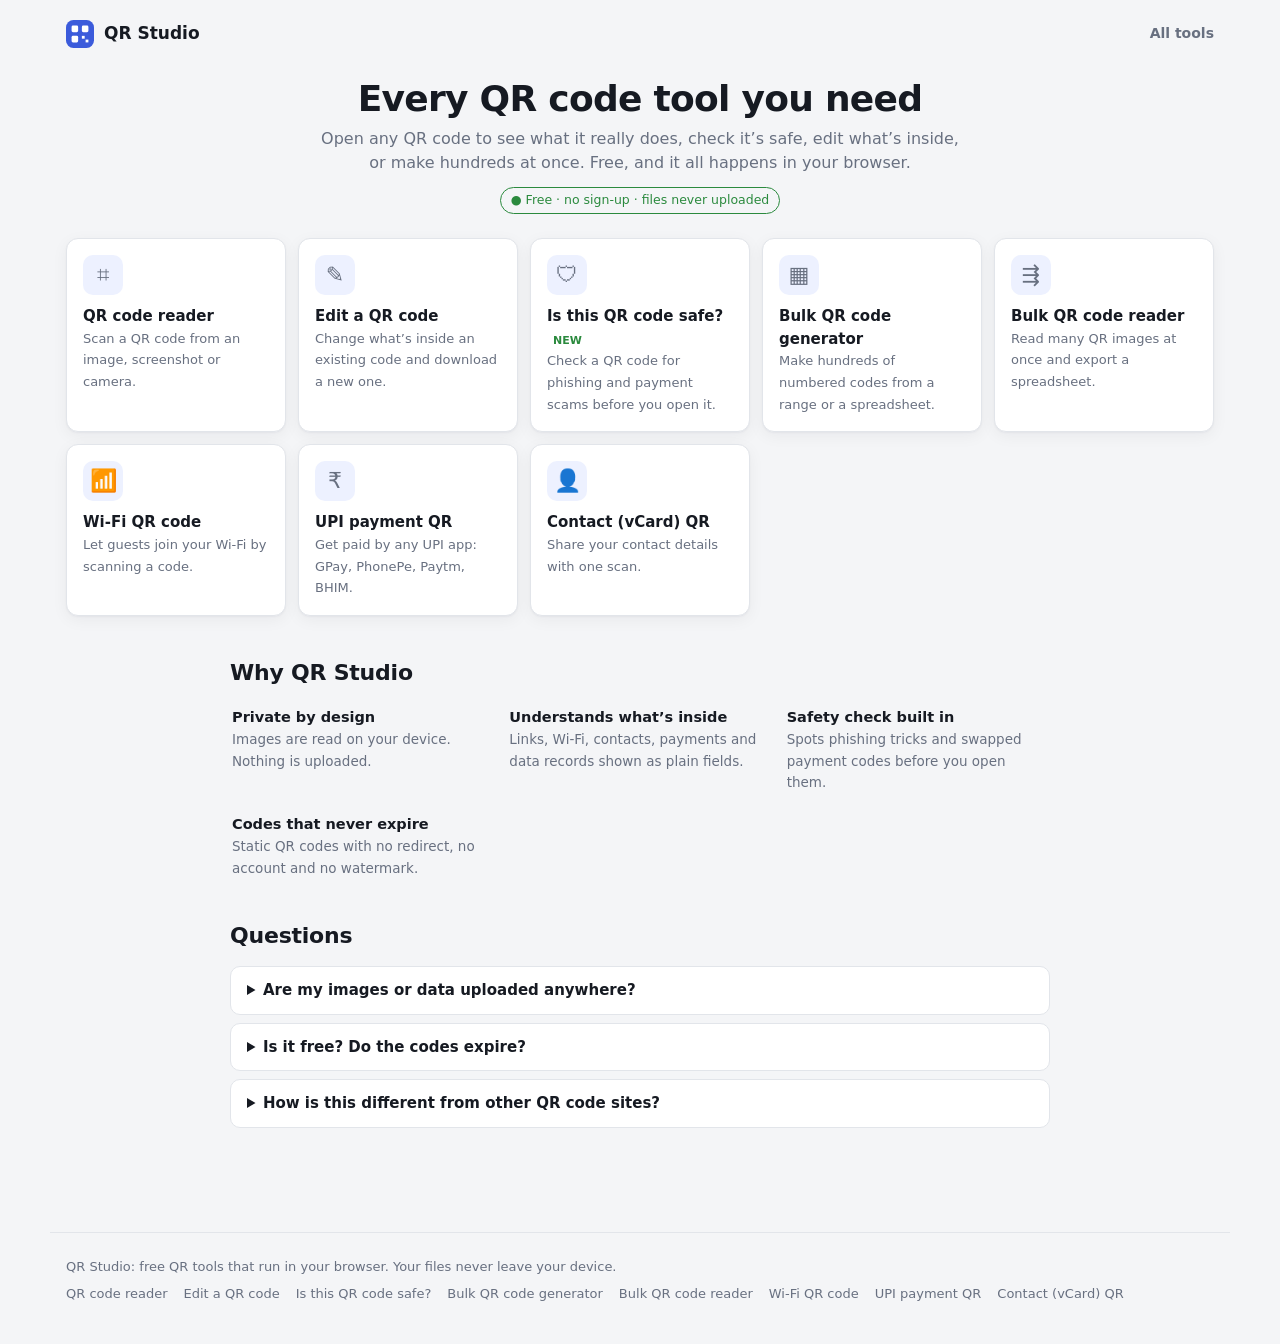
<file: index.html>
<!doctype html>
<html lang="en">
<head>
<meta charset="utf-8">
<meta name="viewport" content="width=device-width, initial-scale=1">
<title>QR Studio: Free QR Code Tools That Work in Your Browser</title>
<meta name="description" content="Read, check, edit and create QR codes for free: scanner, safety checker, bulk generator, Wi-Fi, UPI and contact QR codes. No sign-up, files never uploaded.">
<link rel="canonical" href="https://safi-urrehman9.github.io/qr-studio/">
<meta property="og:title" content="QR Studio: Free QR Code Tools That Work in Your Browser">
<meta property="og:description" content="Read, check, edit and create QR codes for free. No sign-up, files never uploaded.">
<meta property="og:type" content="website">
<link rel="icon" href="./assets/icon.svg" type="image/svg+xml">
<link rel="stylesheet" href="./assets/style.css">
<script type="application/ld+json">{"@context": "https://schema.org", "@type": "FAQPage", "mainEntity": [{"@type": "Question", "name": "Are my images or data uploaded anywhere?", "acceptedAnswer": {"@type": "Answer", "text": "No. Everything runs in your browser: the image is read, edited and turned into a new QR code on your own device. Nothing is sent to a server. The first time you use AI field naming, your browser downloads a small 23 MB model once and keeps it cached."}}, {"@type": "Question", "name": "Is it free? Do the codes expire?", "acceptedAnswer": {"@type": "Answer", "text": "Free, with no sign-up and no watermark. The codes are standard static QR codes: the content lives inside the code itself, not behind a redirect link we control, so they keep working forever, even if this website disappears."}}, {"@type": "Question", "name": "How is this different from other QR code sites?", "acceptedAnswer": {"@type": "Answer", "text": "Most QR sites only make codes, and many upload your files or put your codes behind their own redirect links. QR Studio opens existing codes, explains what they do, warns about scams, and lets you edit and re-create them, all on your device."}}]}</script>
</head>
<body>
<div class="wrap">
  <header class="site">
    <a class="brand" href="./"><svg width="28" height="28" viewBox="0 0 30 30" aria-hidden="true"><rect width="30" height="30" rx="8" fill="var(--accent)"/><g fill="var(--accent-text)"><rect x="6" y="6" width="7" height="7" rx="1.5"/><rect x="17" y="6" width="7" height="7" rx="1.5"/><rect x="6" y="17" width="7" height="7" rx="1.5"/><rect x="17" y="17" width="3" height="3"/><rect x="21" y="21" width="3" height="3"/></g></svg>QR Studio</a>
    <nav><a href="#tools">All tools</a></nav>
  </header>
  <div class="hero">
    <h1>Every QR code tool you need</h1>
    <p>Open any QR code to see what it really does, check it’s safe, edit what’s inside, or make hundreds at once. Free, and it all happens in your browser.</p>
    <span class="pill">● Free · no sign-up · files never uploaded</span>
  </div>
  <section id="tools" aria-label="All tools"><div class="tools-grid"><a class="tool-card" href="./qr-code-reader/"><span class="ic" aria-hidden="true">⌗</span><b>QR code reader</b><span>Scan a QR code from an image, screenshot or camera.</span></a><a class="tool-card" href="./edit-qr-code/"><span class="ic" aria-hidden="true">✎</span><b>Edit a QR code</b><span>Change what’s inside an existing code and download a new one.</span></a><a class="tool-card" href="./qr-code-safety-checker/"><span class="ic" aria-hidden="true">🛡</span><b>Is this QR code safe?<span class=new>NEW</span></b><span>Check a QR code for phishing and payment scams before you open it.</span></a><a class="tool-card" href="./bulk-qr-code-generator/"><span class="ic" aria-hidden="true">▦</span><b>Bulk QR code generator</b><span>Make hundreds of numbered codes from a range or a spreadsheet.</span></a><a class="tool-card" href="./bulk-qr-code-reader/"><span class="ic" aria-hidden="true">⇶</span><b>Bulk QR code reader</b><span>Read many QR images at once and export a spreadsheet.</span></a><a class="tool-card" href="./wifi-qr-code-generator/"><span class="ic" aria-hidden="true">📶</span><b>Wi-Fi QR code</b><span>Let guests join your Wi-Fi by scanning a code.</span></a><a class="tool-card" href="./upi-qr-code-generator/"><span class="ic" aria-hidden="true">₹</span><b>UPI payment QR</b><span>Get paid by any UPI app: GPay, PhonePe, Paytm, BHIM.</span></a><a class="tool-card" href="./vcard-qr-code-generator/"><span class="ic" aria-hidden="true">👤</span><b>Contact (vCard) QR</b><span>Share your contact details with one scan.</span></a></div></section>
  <section class="content">
    <h2>Why QR Studio</h2>
    <div class="why"><div><b>Private by design</b><span>Images are read on your device. Nothing is uploaded.</span></div><div><b>Understands what’s inside</b><span>Links, Wi-Fi, contacts, payments and data records shown as plain fields.</span></div><div><b>Safety check built in</b><span>Spots phishing tricks and swapped payment codes before you open them.</span></div><div><b>Codes that never expire</b><span>Static QR codes with no redirect, no account and no watermark.</span></div></div>
    <h2>Questions</h2>
    <div class="faq"><details><summary>Are my images or data uploaded anywhere?</summary><p>No. Everything runs in your browser: the image is read, edited and turned into a new QR code on your own device. Nothing is sent to a server. The first time you use AI field naming, your browser downloads a small 23 MB model once and keeps it cached.</p></details><details><summary>Is it free? Do the codes expire?</summary><p>Free, with no sign-up and no watermark. The codes are standard static QR codes: the content lives inside the code itself, not behind a redirect link we control, so they keep working forever, even if this website disappears.</p></details><details><summary>How is this different from other QR code sites?</summary><p>Most QR sites only make codes, and many upload your files or put your codes behind their own redirect links. QR Studio opens existing codes, explains what they do, warns about scams, and lets you edit and re-create them, all on your device.</p></details></div>
  </section>
</div>
<footer class="site"><span>QR Studio: free QR tools that run in your browser. Your files never leave your device.</span><nav><a href="./qr-code-reader/">QR code reader</a><a href="./edit-qr-code/">Edit a QR code</a><a href="./qr-code-safety-checker/">Is this QR code safe?</a><a href="./bulk-qr-code-generator/">Bulk QR code generator</a><a href="./bulk-qr-code-reader/">Bulk QR code reader</a><a href="./wifi-qr-code-generator/">Wi-Fi QR code</a><a href="./upi-qr-code-generator/">UPI payment QR</a><a href="./vcard-qr-code-generator/">Contact (vCard) QR</a></nav></footer>
</body>
</html>
</file>
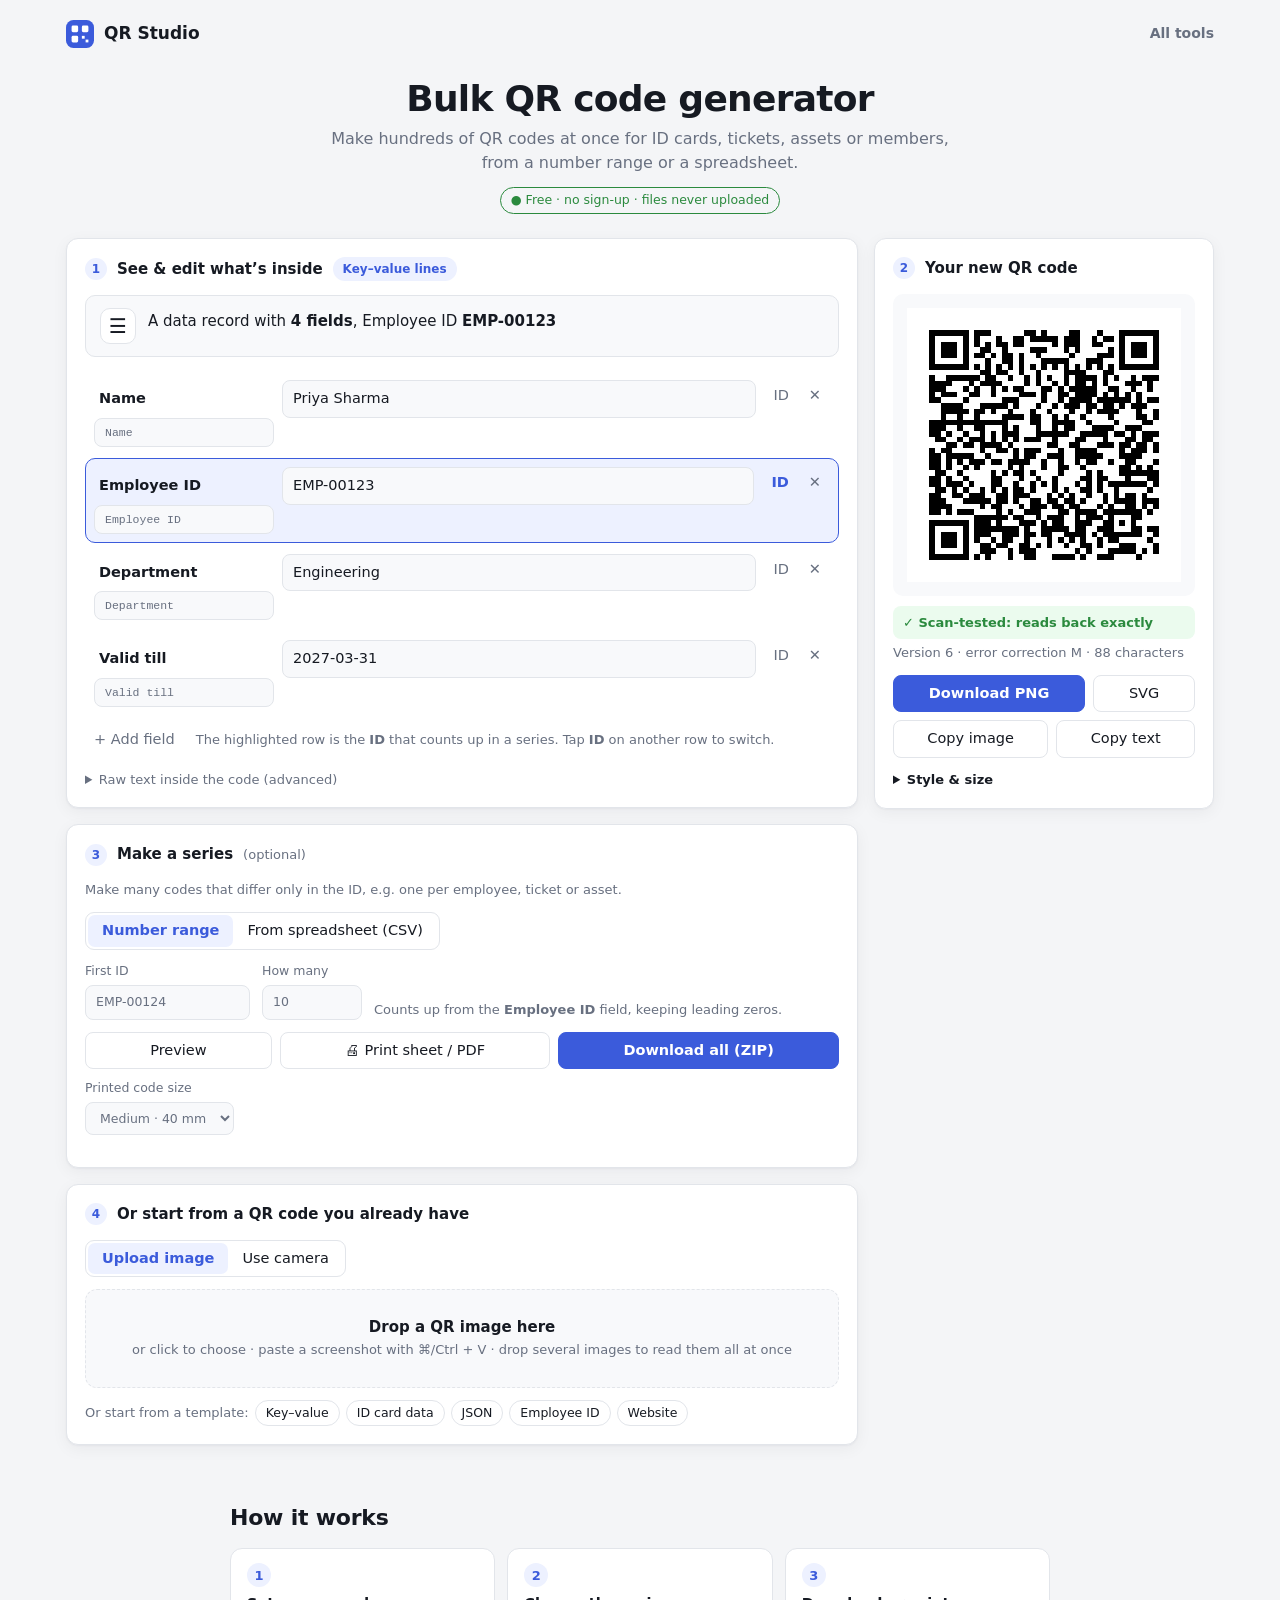
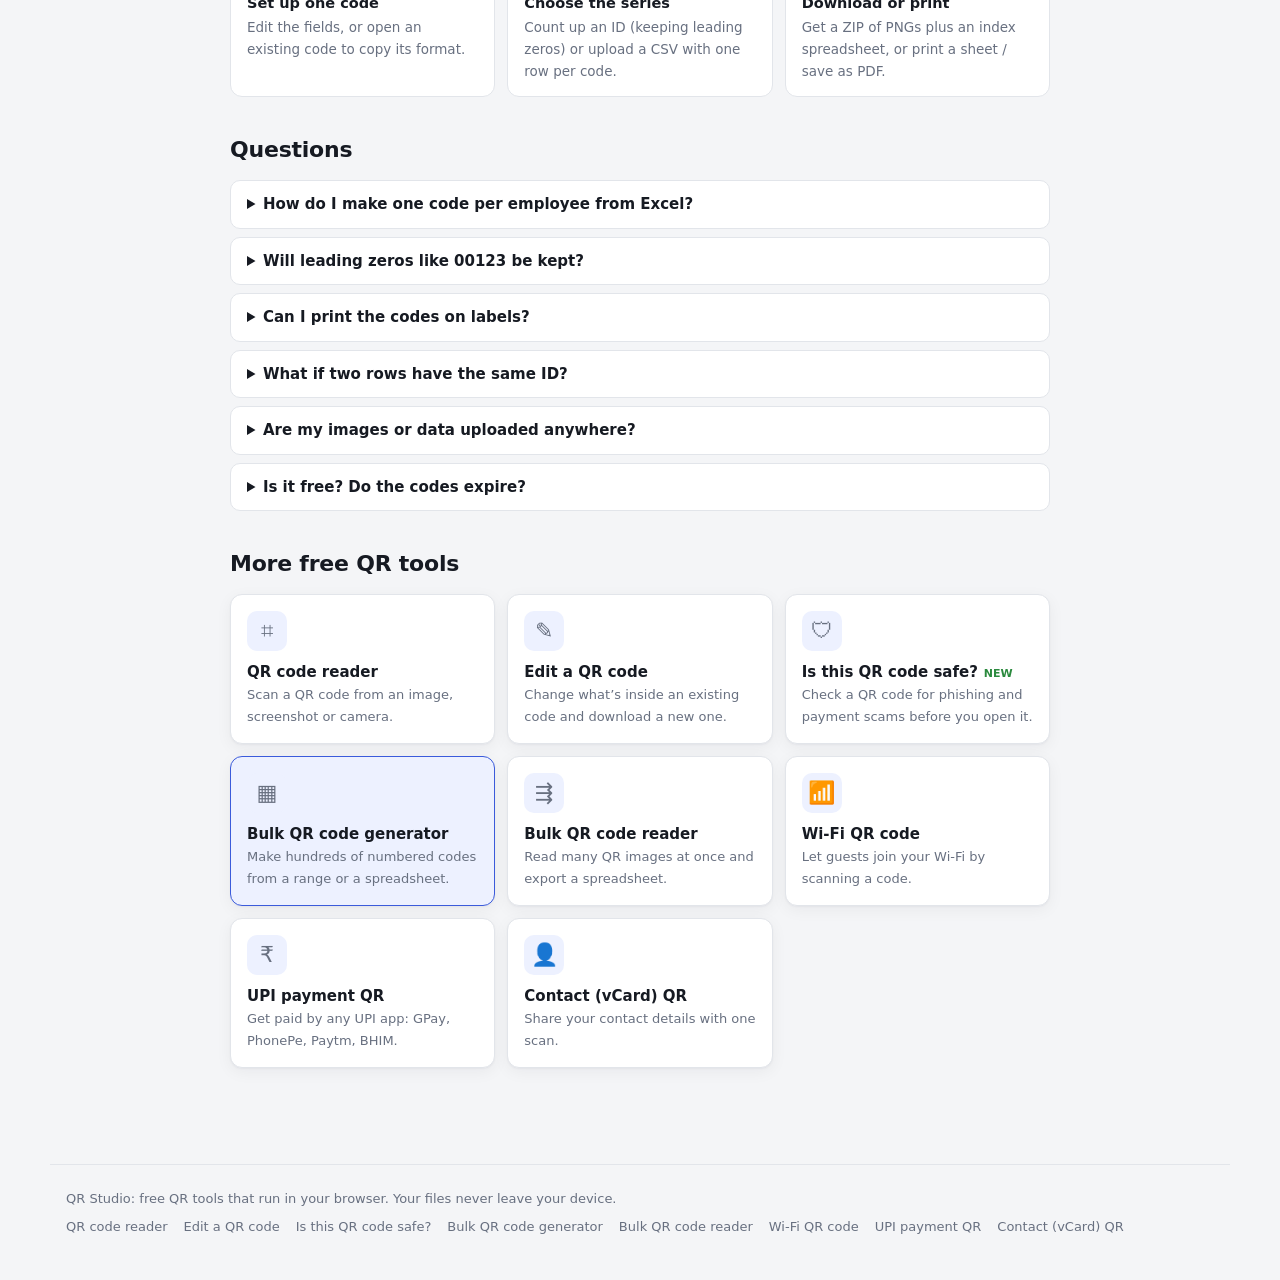
<file: bulk-qr-code-generator/index.html>
<!doctype html>
<html lang="en">
<head>
<meta charset="utf-8">
<meta name="viewport" content="width=device-width, initial-scale=1">
<title>Bulk QR Code Generator: From Excel/CSV or a Number Range, Free | QR Studio</title>
<meta name="description" content="Generate hundreds of QR codes at once for ID cards, tickets, assets or members, from a number range or a CSV/Excel sheet. Download a ZIP or print a sheet. Free.">
<link rel="canonical" href="https://safi-urrehman9.github.io/qr-studio/bulk-qr-code-generator/">
<meta property="og:title" content="Bulk QR Code Generator: From Excel/CSV or a Number Range, Free | QR Studio">
<meta property="og:description" content="Generate hundreds of QR codes at once for ID cards, tickets, assets or members, from a number range or a CSV/Excel sheet. Download a ZIP or print a sheet. Free.">
<meta property="og:type" content="website">
<link rel="icon" href="../assets/icon.svg" type="image/svg+xml">
<link rel="stylesheet" href="../assets/style.css">
<script src="../assets/jsQR.min.js" defer></script>
<script src="../assets/qrcode.min.js" defer></script>
<script src="../assets/jszip.min.js" defer></script>
<script src="../assets/parse.js" defer></script>
<script src="../assets/insights.js" defer></script>
<script type="module" src="../assets/app.js"></script>
<script type="application/ld+json">[{"@context": "https://schema.org", "@type": "WebApplication", "name": "Bulk QR code generator · QR Studio", "description": "Generate hundreds of QR codes at once for ID cards, tickets, assets or members, from a number range or a CSV/Excel sheet. Download a ZIP or print a sheet. Free.", "applicationCategory": "UtilitiesApplication", "operatingSystem": "Any (web browser)", "offers": {"@type": "Offer", "price": "0", "priceCurrency": "USD"}, "url": "https://safi-urrehman9.github.io/qr-studio/bulk-qr-code-generator/"}, {"@context": "https://schema.org", "@type": "FAQPage", "mainEntity": [{"@type": "Question", "name": "How do I make one code per employee from Excel?", "acceptedAnswer": {"@type": "Answer", "text": "Click “From spreadsheet (CSV)”, download the CSV template, fill in one row per person in Excel or Google Sheets, save as CSV, and upload it."}}, {"@type": "Question", "name": "Will leading zeros like 00123 be kept?", "acceptedAnswer": {"@type": "Answer", "text": "Yes in number-range mode. In a spreadsheet, Excel may drop them, so format the ID column as Text before typing."}}, {"@type": "Question", "name": "Can I print the codes on labels?", "acceptedAnswer": {"@type": "Answer", "text": "Yes. “Print sheet / PDF” lays the codes out on A4 in 25, 40 or 60 mm sizes with the ID printed underneath. Choose “Save as PDF” in the print dialog for a file."}}, {"@type": "Question", "name": "What if two rows have the same ID?", "acceptedAnswer": {"@type": "Answer", "text": "Duplicates are flagged in red before you download, so every code stays unique."}}, {"@type": "Question", "name": "Are my images or data uploaded anywhere?", "acceptedAnswer": {"@type": "Answer", "text": "No. Everything runs in your browser: the image is read, edited and turned into a new QR code on your own device. Nothing is sent to a server. The first time you use AI field naming, your browser downloads a small 23 MB model once and keeps it cached."}}, {"@type": "Question", "name": "Is it free? Do the codes expire?", "acceptedAnswer": {"@type": "Answer", "text": "Free, with no sign-up and no watermark. The codes are standard static QR codes: the content lives inside the code itself, not behind a redirect link we control, so they keep working forever, even if this website disappears."}}]}]</script>
</head>
<body data-tool="bulk-qr-code-generator">
<div class="wrap">
  <header class="site">
    <a class="brand" href="../"><svg width="28" height="28" viewBox="0 0 30 30" aria-hidden="true"><rect width="30" height="30" rx="8" fill="var(--accent)"/><g fill="var(--accent-text)"><rect x="6" y="6" width="7" height="7" rx="1.5"/><rect x="17" y="6" width="7" height="7" rx="1.5"/><rect x="6" y="17" width="7" height="7" rx="1.5"/><rect x="17" y="17" width="3" height="3"/><rect x="21" y="21" width="3" height="3"/></g></svg>QR Studio</a>
    <nav><a href="../#tools">All tools</a></nav>
  </header>
  <div class="hero">
    <h1>Bulk QR code generator</h1>
    <p>Make hundreds of QR codes at once for ID cards, tickets, assets or members, from a number range or a spreadsheet.</p>
    <span class="pill">● Free · no sign-up · files never uploaded</span>
  </div>

  <div class="grid">
    <main>
      <section class="card" id="openCard">
        <h2><span class="step"></span><span id="openTitle">Open a QR code</span></h2>
        <div class="tabs" role="tablist" id="openTabs">
          <button role="tab" aria-selected="true" data-pane="paneUpload">Upload image</button>
          <button role="tab" aria-selected="false" data-pane="paneCamera">Use camera</button>
        </div>
        <div id="paneUpload">
          <div id="drop" role="button" tabindex="0">
            <strong>Drop a QR image here</strong>
            <span class="muted">or click to choose · paste a screenshot with ⌘/Ctrl + V · drop several images to read them all at once</span>
          </div>
          <input type="file" id="file" accept="image/*" multiple hidden>
        </div>
        <div id="paneCamera" hidden>
          <div class="cam"><video id="video" playsinline muted></video><div class="cam-frame" aria-hidden="true"></div></div>
          <div class="cam-bar"><span class="muted" id="camStatus" role="status">Starting camera…</span><button id="camStop">Stop camera</button></div>
        </div>
        <div class="examples"><span class="muted">Or start from a template:</span></div>
        <div class="src" id="src" hidden><img id="srcImg" alt="The QR code that was read"><div id="decodeInfo" class="muted"></div></div>
      </section>

      <section class="card" id="bulk" hidden>
        <h2>Read <span id="bulkCount"></span> images</h2>
        <p class="muted" id="bulkInfo" style="margin-top:0"></p>
        <div class="table-wrap"><table><thead><tr><th>File</th><th>What’s inside</th><th>Type</th><th></th></tr></thead><tbody id="bulkRows"></tbody></table></div>
        <div class="actions" style="max-width:420px"><button class="primary" id="bulkCsv">Download as spreadsheet (CSV)</button><button id="bulkClose">Close</button></div>
      </section>

      <section class="card" id="insideCard">
        <h2><span class="step"></span><span id="insideTitle">See &amp; edit what’s inside</span> <span class="badge" id="format" hidden></span></h2>
        <p class="muted" id="fieldsEmpty" style="margin:0">Open a QR code or pick a template above. Its contents will show up here as simple fields you can edit.</p>
        <div class="insight" id="insight" hidden>
          <div class="ins-icon" id="insIcon" aria-hidden="true"></div>
          <div class="ins-head" id="insHead"></div>
          <ul class="flags" id="insFlags" aria-label="Safety checks"></ul>
        </div>
        <div id="fields"></div>
        <div style="display:flex;gap:12px;align-items:center;flex-wrap:wrap;margin-top:8px">
          <button class="ghost" id="addField" hidden>+ Add field</button>
          <span class="muted" id="idHint" hidden>The highlighted row is the <b>ID</b> that counts up in a series. Tap <b>ID</b> on another row to switch.</span>
        </div>
        <div class="changes" id="changes" hidden>
          <div class="changes-top"><span id="changesSummary"></span><button id="reset">↺ Reset to original</button></div>
          <ul id="changesList"></ul>
        </div>
        <div class="ai" id="aiBox" hidden>
          <p class="muted" id="aiStatus"></p>
          <button class="ghost" id="aiBtn" title="A small AI model on your device suggests names for the fields. It never changes the data.">✦ Re-run AI naming</button>
        </div>
        <details>
          <summary>Raw text inside the code (advanced)</summary>
          <textarea id="raw" rows="4" spellcheck="false" placeholder="Or type/paste any text here"></textarea>
        </details>
      </section>

      <section class="card" id="series">
        <h2><span class="step"></span>Make a series <span class="muted" style="font-weight:400">(optional)</span></h2>
        <p class="muted" style="margin-top:0">Make many codes that differ only in the ID, e.g. one per employee, ticket or asset.</p>
        <div class="tabs" role="tablist" id="seriesTabs">
          <button role="tab" aria-selected="true" data-pane="modeRange">Number range</button>
          <button role="tab" aria-selected="false" data-pane="modeCsv">From spreadsheet (CSV)</button>
        </div>
        <div id="modeRange" class="row">
          <label class="field">First ID <input type="text" id="start" size="18"></label>
          <label class="field">How many <input type="number" id="count" value="10" min="1" max="5000" style="width:100px"></label>
          <span class="muted" id="rangeHint"></span>
        </div>
        <div id="modeCsv" hidden>
          <p class="muted" style="margin-top:0">One row per code. Column names must match the field names; missing columns keep today’s values. Start from the template so the columns are right.</p>
          <div class="row"><button id="csvTemplate">Download CSV template</button><button id="csvPick">Choose CSV…</button><input type="file" id="csvFile" accept=".csv,text/csv" hidden><span class="muted" id="csvInfo"></span></div>
        </div>
        <div class="actions">
          <button id="preview">Preview</button>
          <button id="print" title="Opens your browser’s print dialog: print, or choose “Save as PDF”">🖨 Print sheet / PDF</button>
          <button class="primary" id="zip">Download all (ZIP)</button>
        </div>
        <div class="row" style="margin-top:10px"><label class="field">Printed code size
          <select id="labelSize"><option value="25">Small · 25 mm</option><option value="40" selected>Medium · 40 mm</option><option value="60">Large · 60 mm</option></select></label></div>
        <p class="muted" id="batchInfo"></p>
        <div id="batchGrid"></div>
      </section>
    </main>

    <aside class="card sticky" id="outputCard">
      <h2><span class="step"></span>Your new QR code</h2>
      <div class="preview"><canvas id="single" width="0" height="0" role="img" aria-label="Generated QR code"></canvas></div>
      <div class="verify" id="verify" hidden role="status"></div>
      <p class="muted" id="singleInfo" style="margin:4px 0 0"></p>
      <div class="actions">
        <button class="primary" id="dlOne">Download PNG</button>
        <button id="dlSvg" title="Sharp at any size, best for printing">SVG</button>
        <button id="copyImg">Copy image</button>
        <button id="copyText">Copy text</button>
      </div>
      <details class="aside-details">
        <summary>Style &amp; size</summary>
        <div class="controls">
          <label class="full">Logo in the centre
            <span class="logo-row"><img id="logoPrev" alt="" hidden><button id="logoPick" type="button">Add logo…</button><button id="logoRemove" type="button" class="ghost" hidden>Remove</button></span>
            <input type="file" id="logoFile" accept="image/*" hidden></label>
          <label>Dark colour <input type="color" id="fg" value="#000000"></label>
          <label>Light colour <input type="color" id="bg" value="#ffffff"></label>
          <label>Error correction
            <select id="ec"><option value="L">Low · 7%</option><option value="M" selected>Medium · 15%</option><option value="Q">High · 25%</option><option value="H">Max · 30%</option></select></label>
          <label>Version (grid size) <input type="number" id="ver" min="0" max="40" value="0" title="0 = smallest that fits"></label>
          <label>Pixels per square <input type="number" id="cell" min="1" max="40" value="10"></label>
          <label>White border <input type="number" id="margin" min="0" max="10" value="4"></label>
          <label class="check full"><input type="checkbox" id="caption"> Print the ID under the code</label>
        </div>
      </details>
    </aside>
  </div>
<section class="content"><h2>How it works</h2><ol class="howto"><li><b>Set up one code</b><span>Edit the fields, or open an existing code to copy its format.</span></li><li><b>Choose the series</b><span>Count up an ID (keeping leading zeros) or upload a CSV with one row per code.</span></li><li><b>Download or print</b><span>Get a ZIP of PNGs plus an index spreadsheet, or print a sheet / save as PDF.</span></li></ol><h2>Questions</h2><div class="faq"><details><summary>How do I make one code per employee from Excel?</summary><p>Click “From spreadsheet (CSV)”, download the CSV template, fill in one row per person in Excel or Google Sheets, save as CSV, and upload it.</p></details><details><summary>Will leading zeros like 00123 be kept?</summary><p>Yes in number-range mode. In a spreadsheet, Excel may drop them, so format the ID column as Text before typing.</p></details><details><summary>Can I print the codes on labels?</summary><p>Yes. “Print sheet / PDF” lays the codes out on A4 in 25, 40 or 60 mm sizes with the ID printed underneath. Choose “Save as PDF” in the print dialog for a file.</p></details><details><summary>What if two rows have the same ID?</summary><p>Duplicates are flagged in red before you download, so every code stays unique.</p></details><details><summary>Are my images or data uploaded anywhere?</summary><p>No. Everything runs in your browser: the image is read, edited and turned into a new QR code on your own device. Nothing is sent to a server. The first time you use AI field naming, your browser downloads a small 23 MB model once and keeps it cached.</p></details><details><summary>Is it free? Do the codes expire?</summary><p>Free, with no sign-up and no watermark. The codes are standard static QR codes: the content lives inside the code itself, not behind a redirect link we control, so they keep working forever, even if this website disappears.</p></details></div><h2>More free QR tools</h2><div class="tools-grid"><a class="tool-card" href="../qr-code-reader/"><span class="ic" aria-hidden="true">⌗</span><b>QR code reader</b><span>Scan a QR code from an image, screenshot or camera.</span></a><a class="tool-card" href="../edit-qr-code/"><span class="ic" aria-hidden="true">✎</span><b>Edit a QR code</b><span>Change what’s inside an existing code and download a new one.</span></a><a class="tool-card" href="../qr-code-safety-checker/"><span class="ic" aria-hidden="true">🛡</span><b>Is this QR code safe?<span class=new>NEW</span></b><span>Check a QR code for phishing and payment scams before you open it.</span></a><a class="tool-card" href="../bulk-qr-code-generator/" aria-current=page><span class="ic" aria-hidden="true">▦</span><b>Bulk QR code generator</b><span>Make hundreds of numbered codes from a range or a spreadsheet.</span></a><a class="tool-card" href="../bulk-qr-code-reader/"><span class="ic" aria-hidden="true">⇶</span><b>Bulk QR code reader</b><span>Read many QR images at once and export a spreadsheet.</span></a><a class="tool-card" href="../wifi-qr-code-generator/"><span class="ic" aria-hidden="true">📶</span><b>Wi-Fi QR code</b><span>Let guests join your Wi-Fi by scanning a code.</span></a><a class="tool-card" href="../upi-qr-code-generator/"><span class="ic" aria-hidden="true">₹</span><b>UPI payment QR</b><span>Get paid by any UPI app: GPay, PhonePe, Paytm, BHIM.</span></a><a class="tool-card" href="../vcard-qr-code-generator/"><span class="ic" aria-hidden="true">👤</span><b>Contact (vCard) QR</b><span>Share your contact details with one scan.</span></a></div></section>
</div>
<footer class="site"><span>QR Studio: free QR tools that run in your browser. Your files never leave your device.</span><nav><a href="../qr-code-reader/">QR code reader</a><a href="../edit-qr-code/">Edit a QR code</a><a href="../qr-code-safety-checker/">Is this QR code safe?</a><a href="../bulk-qr-code-generator/">Bulk QR code generator</a><a href="../bulk-qr-code-reader/">Bulk QR code reader</a><a href="../wifi-qr-code-generator/">Wi-Fi QR code</a><a href="../upi-qr-code-generator/">UPI payment QR</a><a href="../vcard-qr-code-generator/">Contact (vCard) QR</a></nav></footer>
<div id="printSheet"></div>
<div id="toast" role="status" aria-live="polite"></div>

</body>
</html>
</file>
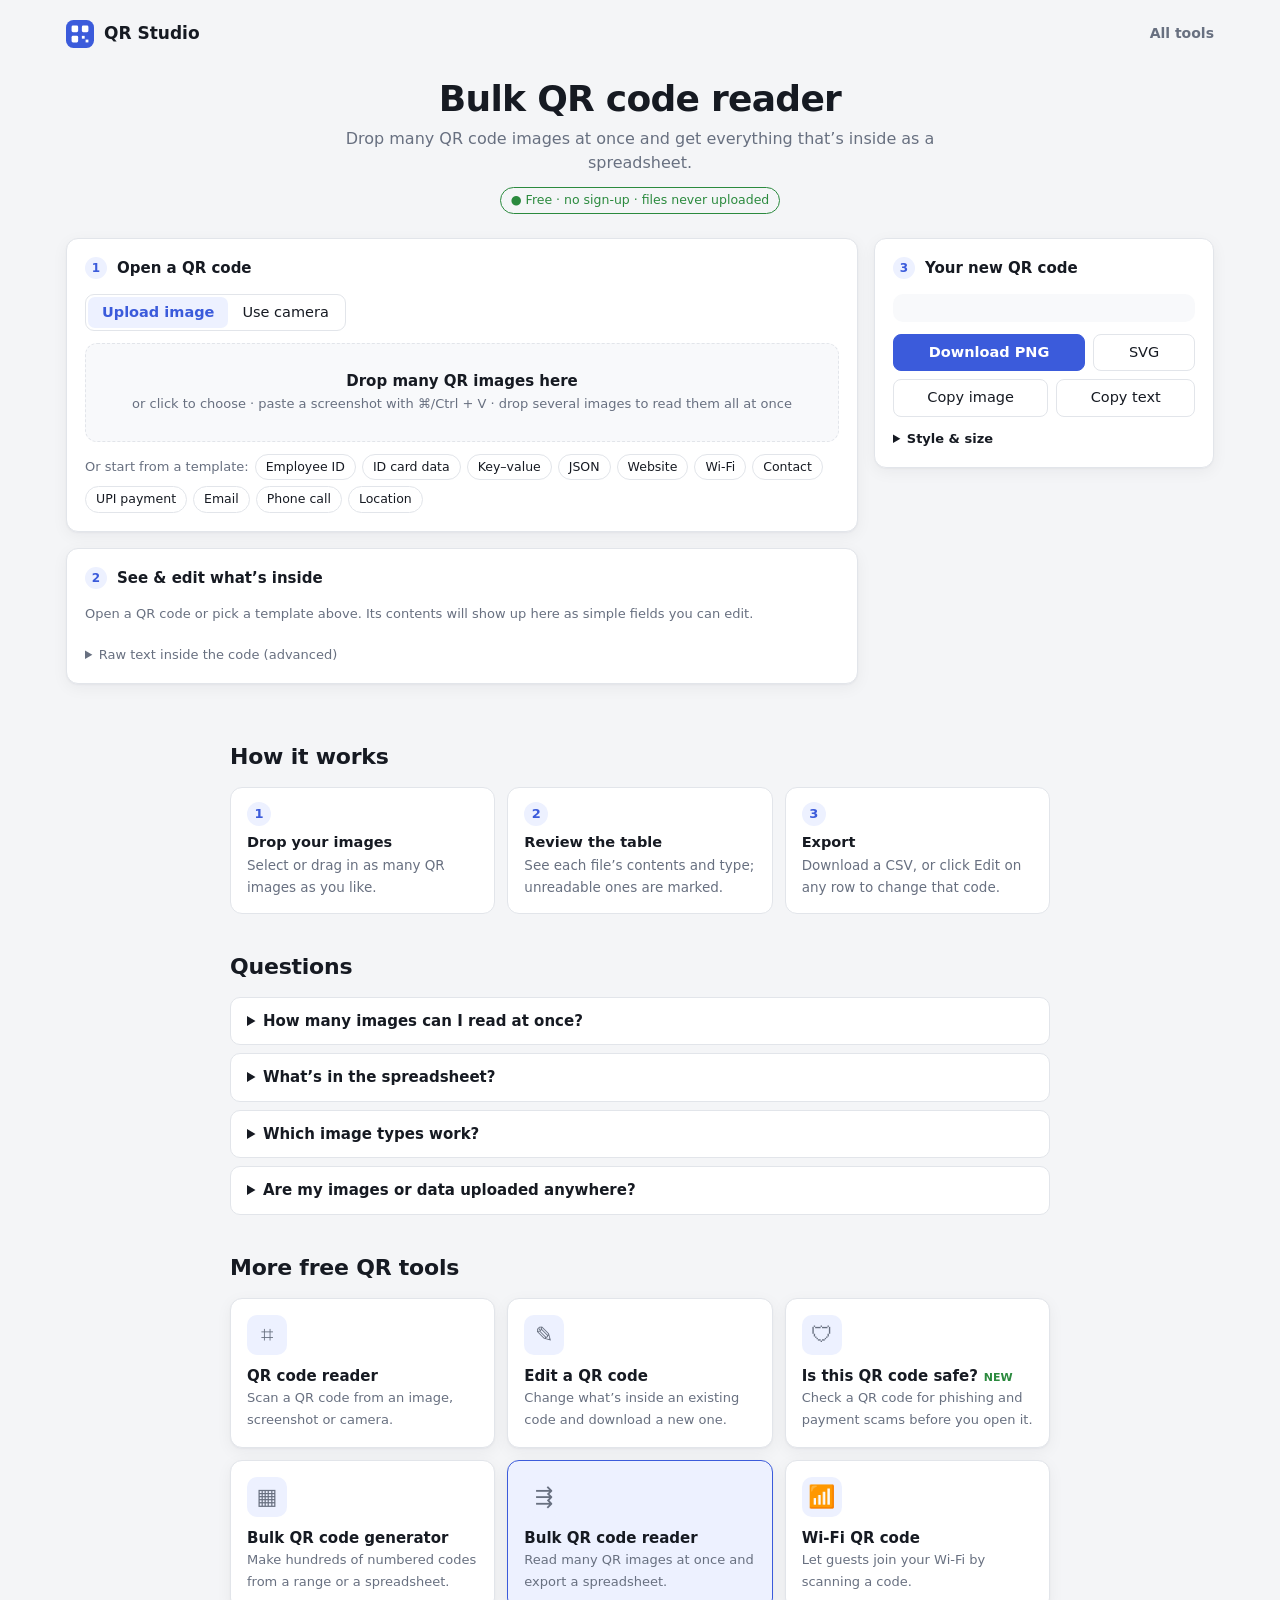
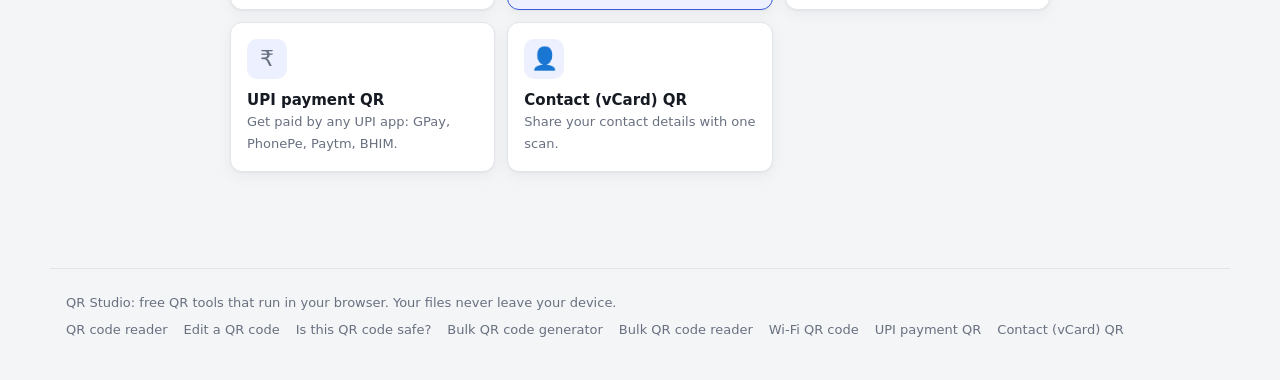
<file: bulk-qr-code-reader/index.html>
<!doctype html>
<html lang="en">
<head>
<meta charset="utf-8">
<meta name="viewport" content="width=device-width, initial-scale=1">
<title>Bulk QR Code Reader: Decode Many Images to CSV, Free | QR Studio</title>
<meta name="description" content="Decode many QR code images at once and download the contents as a spreadsheet (CSV). Free, no sign-up, images never uploaded.">
<link rel="canonical" href="https://safi-urrehman9.github.io/qr-studio/bulk-qr-code-reader/">
<meta property="og:title" content="Bulk QR Code Reader: Decode Many Images to CSV, Free | QR Studio">
<meta property="og:description" content="Decode many QR code images at once and download the contents as a spreadsheet (CSV). Free, no sign-up, images never uploaded.">
<meta property="og:type" content="website">
<link rel="icon" href="../assets/icon.svg" type="image/svg+xml">
<link rel="stylesheet" href="../assets/style.css">
<script src="../assets/jsQR.min.js" defer></script>
<script src="../assets/qrcode.min.js" defer></script>
<script src="../assets/jszip.min.js" defer></script>
<script src="../assets/parse.js" defer></script>
<script src="../assets/insights.js" defer></script>
<script type="module" src="../assets/app.js"></script>
<script type="application/ld+json">[{"@context": "https://schema.org", "@type": "WebApplication", "name": "Bulk QR code reader · QR Studio", "description": "Decode many QR code images at once and download the contents as a spreadsheet (CSV). Free, no sign-up, images never uploaded.", "applicationCategory": "UtilitiesApplication", "operatingSystem": "Any (web browser)", "offers": {"@type": "Offer", "price": "0", "priceCurrency": "USD"}, "url": "https://safi-urrehman9.github.io/qr-studio/bulk-qr-code-reader/"}, {"@context": "https://schema.org", "@type": "FAQPage", "mainEntity": [{"@type": "Question", "name": "How many images can I read at once?", "acceptedAnswer": {"@type": "Answer", "text": "There is no fixed limit. Hundreds work fine on a normal laptop; it depends on your device’s memory."}}, {"@type": "Question", "name": "What’s in the spreadsheet?", "acceptedAnswer": {"@type": "Answer", "text": "One row per image: file name, whether a code was found, its type (link, Wi-Fi, contact…) and the full contents."}}, {"@type": "Question", "name": "Which image types work?", "acceptedAnswer": {"@type": "Answer", "text": "Anything your browser can open: PNG, JPG, WebP, GIF and screenshots. Safari can also open iPhone HEIC photos."}}, {"@type": "Question", "name": "Are my images or data uploaded anywhere?", "acceptedAnswer": {"@type": "Answer", "text": "No. Everything runs in your browser: the image is read, edited and turned into a new QR code on your own device. Nothing is sent to a server. The first time you use AI field naming, your browser downloads a small 23 MB model once and keeps it cached."}}]}]</script>
</head>
<body data-tool="bulk-qr-code-reader">
<div class="wrap">
  <header class="site">
    <a class="brand" href="../"><svg width="28" height="28" viewBox="0 0 30 30" aria-hidden="true"><rect width="30" height="30" rx="8" fill="var(--accent)"/><g fill="var(--accent-text)"><rect x="6" y="6" width="7" height="7" rx="1.5"/><rect x="17" y="6" width="7" height="7" rx="1.5"/><rect x="6" y="17" width="7" height="7" rx="1.5"/><rect x="17" y="17" width="3" height="3"/><rect x="21" y="21" width="3" height="3"/></g></svg>QR Studio</a>
    <nav><a href="../#tools">All tools</a></nav>
  </header>
  <div class="hero">
    <h1>Bulk QR code reader</h1>
    <p>Drop many QR code images at once and get everything that’s inside as a spreadsheet.</p>
    <span class="pill">● Free · no sign-up · files never uploaded</span>
  </div>

  <div class="grid">
    <main>
      <section class="card" id="openCard">
        <h2><span class="step"></span><span id="openTitle">Open a QR code</span></h2>
        <div class="tabs" role="tablist" id="openTabs">
          <button role="tab" aria-selected="true" data-pane="paneUpload">Upload image</button>
          <button role="tab" aria-selected="false" data-pane="paneCamera">Use camera</button>
        </div>
        <div id="paneUpload">
          <div id="drop" role="button" tabindex="0">
            <strong>Drop a QR image here</strong>
            <span class="muted">or click to choose · paste a screenshot with ⌘/Ctrl + V · drop several images to read them all at once</span>
          </div>
          <input type="file" id="file" accept="image/*" multiple hidden>
        </div>
        <div id="paneCamera" hidden>
          <div class="cam"><video id="video" playsinline muted></video><div class="cam-frame" aria-hidden="true"></div></div>
          <div class="cam-bar"><span class="muted" id="camStatus" role="status">Starting camera…</span><button id="camStop">Stop camera</button></div>
        </div>
        <div class="examples"><span class="muted">Or start from a template:</span></div>
        <div class="src" id="src" hidden><img id="srcImg" alt="The QR code that was read"><div id="decodeInfo" class="muted"></div></div>
      </section>

      <section class="card" id="bulk" hidden>
        <h2>Read <span id="bulkCount"></span> images</h2>
        <p class="muted" id="bulkInfo" style="margin-top:0"></p>
        <div class="table-wrap"><table><thead><tr><th>File</th><th>What’s inside</th><th>Type</th><th></th></tr></thead><tbody id="bulkRows"></tbody></table></div>
        <div class="actions" style="max-width:420px"><button class="primary" id="bulkCsv">Download as spreadsheet (CSV)</button><button id="bulkClose">Close</button></div>
      </section>

      <section class="card" id="insideCard">
        <h2><span class="step"></span><span id="insideTitle">See &amp; edit what’s inside</span> <span class="badge" id="format" hidden></span></h2>
        <p class="muted" id="fieldsEmpty" style="margin:0">Open a QR code or pick a template above. Its contents will show up here as simple fields you can edit.</p>
        <div class="insight" id="insight" hidden>
          <div class="ins-icon" id="insIcon" aria-hidden="true"></div>
          <div class="ins-head" id="insHead"></div>
          <ul class="flags" id="insFlags" aria-label="Safety checks"></ul>
        </div>
        <div id="fields"></div>
        <div style="display:flex;gap:12px;align-items:center;flex-wrap:wrap;margin-top:8px">
          <button class="ghost" id="addField" hidden>+ Add field</button>
          <span class="muted" id="idHint" hidden>The highlighted row is the <b>ID</b> that counts up in a series. Tap <b>ID</b> on another row to switch.</span>
        </div>
        <div class="changes" id="changes" hidden>
          <div class="changes-top"><span id="changesSummary"></span><button id="reset">↺ Reset to original</button></div>
          <ul id="changesList"></ul>
        </div>
        <div class="ai" id="aiBox" hidden>
          <p class="muted" id="aiStatus"></p>
          <button class="ghost" id="aiBtn" title="A small AI model on your device suggests names for the fields. It never changes the data.">✦ Re-run AI naming</button>
        </div>
        <details>
          <summary>Raw text inside the code (advanced)</summary>
          <textarea id="raw" rows="4" spellcheck="false" placeholder="Or type/paste any text here"></textarea>
        </details>
      </section>

      <section class="card" id="series">
        <h2><span class="step"></span>Make a series <span class="muted" style="font-weight:400">(optional)</span></h2>
        <p class="muted" style="margin-top:0">Make many codes that differ only in the ID, e.g. one per employee, ticket or asset.</p>
        <div class="tabs" role="tablist" id="seriesTabs">
          <button role="tab" aria-selected="true" data-pane="modeRange">Number range</button>
          <button role="tab" aria-selected="false" data-pane="modeCsv">From spreadsheet (CSV)</button>
        </div>
        <div id="modeRange" class="row">
          <label class="field">First ID <input type="text" id="start" size="18"></label>
          <label class="field">How many <input type="number" id="count" value="10" min="1" max="5000" style="width:100px"></label>
          <span class="muted" id="rangeHint"></span>
        </div>
        <div id="modeCsv" hidden>
          <p class="muted" style="margin-top:0">One row per code. Column names must match the field names; missing columns keep today’s values. Start from the template so the columns are right.</p>
          <div class="row"><button id="csvTemplate">Download CSV template</button><button id="csvPick">Choose CSV…</button><input type="file" id="csvFile" accept=".csv,text/csv" hidden><span class="muted" id="csvInfo"></span></div>
        </div>
        <div class="actions">
          <button id="preview">Preview</button>
          <button id="print" title="Opens your browser’s print dialog: print, or choose “Save as PDF”">🖨 Print sheet / PDF</button>
          <button class="primary" id="zip">Download all (ZIP)</button>
        </div>
        <div class="row" style="margin-top:10px"><label class="field">Printed code size
          <select id="labelSize"><option value="25">Small · 25 mm</option><option value="40" selected>Medium · 40 mm</option><option value="60">Large · 60 mm</option></select></label></div>
        <p class="muted" id="batchInfo"></p>
        <div id="batchGrid"></div>
      </section>
    </main>

    <aside class="card sticky" id="outputCard">
      <h2><span class="step"></span>Your new QR code</h2>
      <div class="preview"><canvas id="single" width="0" height="0" role="img" aria-label="Generated QR code"></canvas></div>
      <div class="verify" id="verify" hidden role="status"></div>
      <p class="muted" id="singleInfo" style="margin:4px 0 0"></p>
      <div class="actions">
        <button class="primary" id="dlOne">Download PNG</button>
        <button id="dlSvg" title="Sharp at any size, best for printing">SVG</button>
        <button id="copyImg">Copy image</button>
        <button id="copyText">Copy text</button>
      </div>
      <details class="aside-details">
        <summary>Style &amp; size</summary>
        <div class="controls">
          <label class="full">Logo in the centre
            <span class="logo-row"><img id="logoPrev" alt="" hidden><button id="logoPick" type="button">Add logo…</button><button id="logoRemove" type="button" class="ghost" hidden>Remove</button></span>
            <input type="file" id="logoFile" accept="image/*" hidden></label>
          <label>Dark colour <input type="color" id="fg" value="#000000"></label>
          <label>Light colour <input type="color" id="bg" value="#ffffff"></label>
          <label>Error correction
            <select id="ec"><option value="L">Low · 7%</option><option value="M" selected>Medium · 15%</option><option value="Q">High · 25%</option><option value="H">Max · 30%</option></select></label>
          <label>Version (grid size) <input type="number" id="ver" min="0" max="40" value="0" title="0 = smallest that fits"></label>
          <label>Pixels per square <input type="number" id="cell" min="1" max="40" value="10"></label>
          <label>White border <input type="number" id="margin" min="0" max="10" value="4"></label>
          <label class="check full"><input type="checkbox" id="caption"> Print the ID under the code</label>
        </div>
      </details>
    </aside>
  </div>
<section class="content"><h2>How it works</h2><ol class="howto"><li><b>Drop your images</b><span>Select or drag in as many QR images as you like.</span></li><li><b>Review the table</b><span>See each file’s contents and type; unreadable ones are marked.</span></li><li><b>Export</b><span>Download a CSV, or click Edit on any row to change that code.</span></li></ol><h2>Questions</h2><div class="faq"><details><summary>How many images can I read at once?</summary><p>There is no fixed limit. Hundreds work fine on a normal laptop; it depends on your device’s memory.</p></details><details><summary>What’s in the spreadsheet?</summary><p>One row per image: file name, whether a code was found, its type (link, Wi-Fi, contact…) and the full contents.</p></details><details><summary>Which image types work?</summary><p>Anything your browser can open: PNG, JPG, WebP, GIF and screenshots. Safari can also open iPhone HEIC photos.</p></details><details><summary>Are my images or data uploaded anywhere?</summary><p>No. Everything runs in your browser: the image is read, edited and turned into a new QR code on your own device. Nothing is sent to a server. The first time you use AI field naming, your browser downloads a small 23 MB model once and keeps it cached.</p></details></div><h2>More free QR tools</h2><div class="tools-grid"><a class="tool-card" href="../qr-code-reader/"><span class="ic" aria-hidden="true">⌗</span><b>QR code reader</b><span>Scan a QR code from an image, screenshot or camera.</span></a><a class="tool-card" href="../edit-qr-code/"><span class="ic" aria-hidden="true">✎</span><b>Edit a QR code</b><span>Change what’s inside an existing code and download a new one.</span></a><a class="tool-card" href="../qr-code-safety-checker/"><span class="ic" aria-hidden="true">🛡</span><b>Is this QR code safe?<span class=new>NEW</span></b><span>Check a QR code for phishing and payment scams before you open it.</span></a><a class="tool-card" href="../bulk-qr-code-generator/"><span class="ic" aria-hidden="true">▦</span><b>Bulk QR code generator</b><span>Make hundreds of numbered codes from a range or a spreadsheet.</span></a><a class="tool-card" href="../bulk-qr-code-reader/" aria-current=page><span class="ic" aria-hidden="true">⇶</span><b>Bulk QR code reader</b><span>Read many QR images at once and export a spreadsheet.</span></a><a class="tool-card" href="../wifi-qr-code-generator/"><span class="ic" aria-hidden="true">📶</span><b>Wi-Fi QR code</b><span>Let guests join your Wi-Fi by scanning a code.</span></a><a class="tool-card" href="../upi-qr-code-generator/"><span class="ic" aria-hidden="true">₹</span><b>UPI payment QR</b><span>Get paid by any UPI app: GPay, PhonePe, Paytm, BHIM.</span></a><a class="tool-card" href="../vcard-qr-code-generator/"><span class="ic" aria-hidden="true">👤</span><b>Contact (vCard) QR</b><span>Share your contact details with one scan.</span></a></div></section>
</div>
<footer class="site"><span>QR Studio: free QR tools that run in your browser. Your files never leave your device.</span><nav><a href="../qr-code-reader/">QR code reader</a><a href="../edit-qr-code/">Edit a QR code</a><a href="../qr-code-safety-checker/">Is this QR code safe?</a><a href="../bulk-qr-code-generator/">Bulk QR code generator</a><a href="../bulk-qr-code-reader/">Bulk QR code reader</a><a href="../wifi-qr-code-generator/">Wi-Fi QR code</a><a href="../upi-qr-code-generator/">UPI payment QR</a><a href="../vcard-qr-code-generator/">Contact (vCard) QR</a></nav></footer>
<div id="printSheet"></div>
<div id="toast" role="status" aria-live="polite"></div>

</body>
</html>
</file>
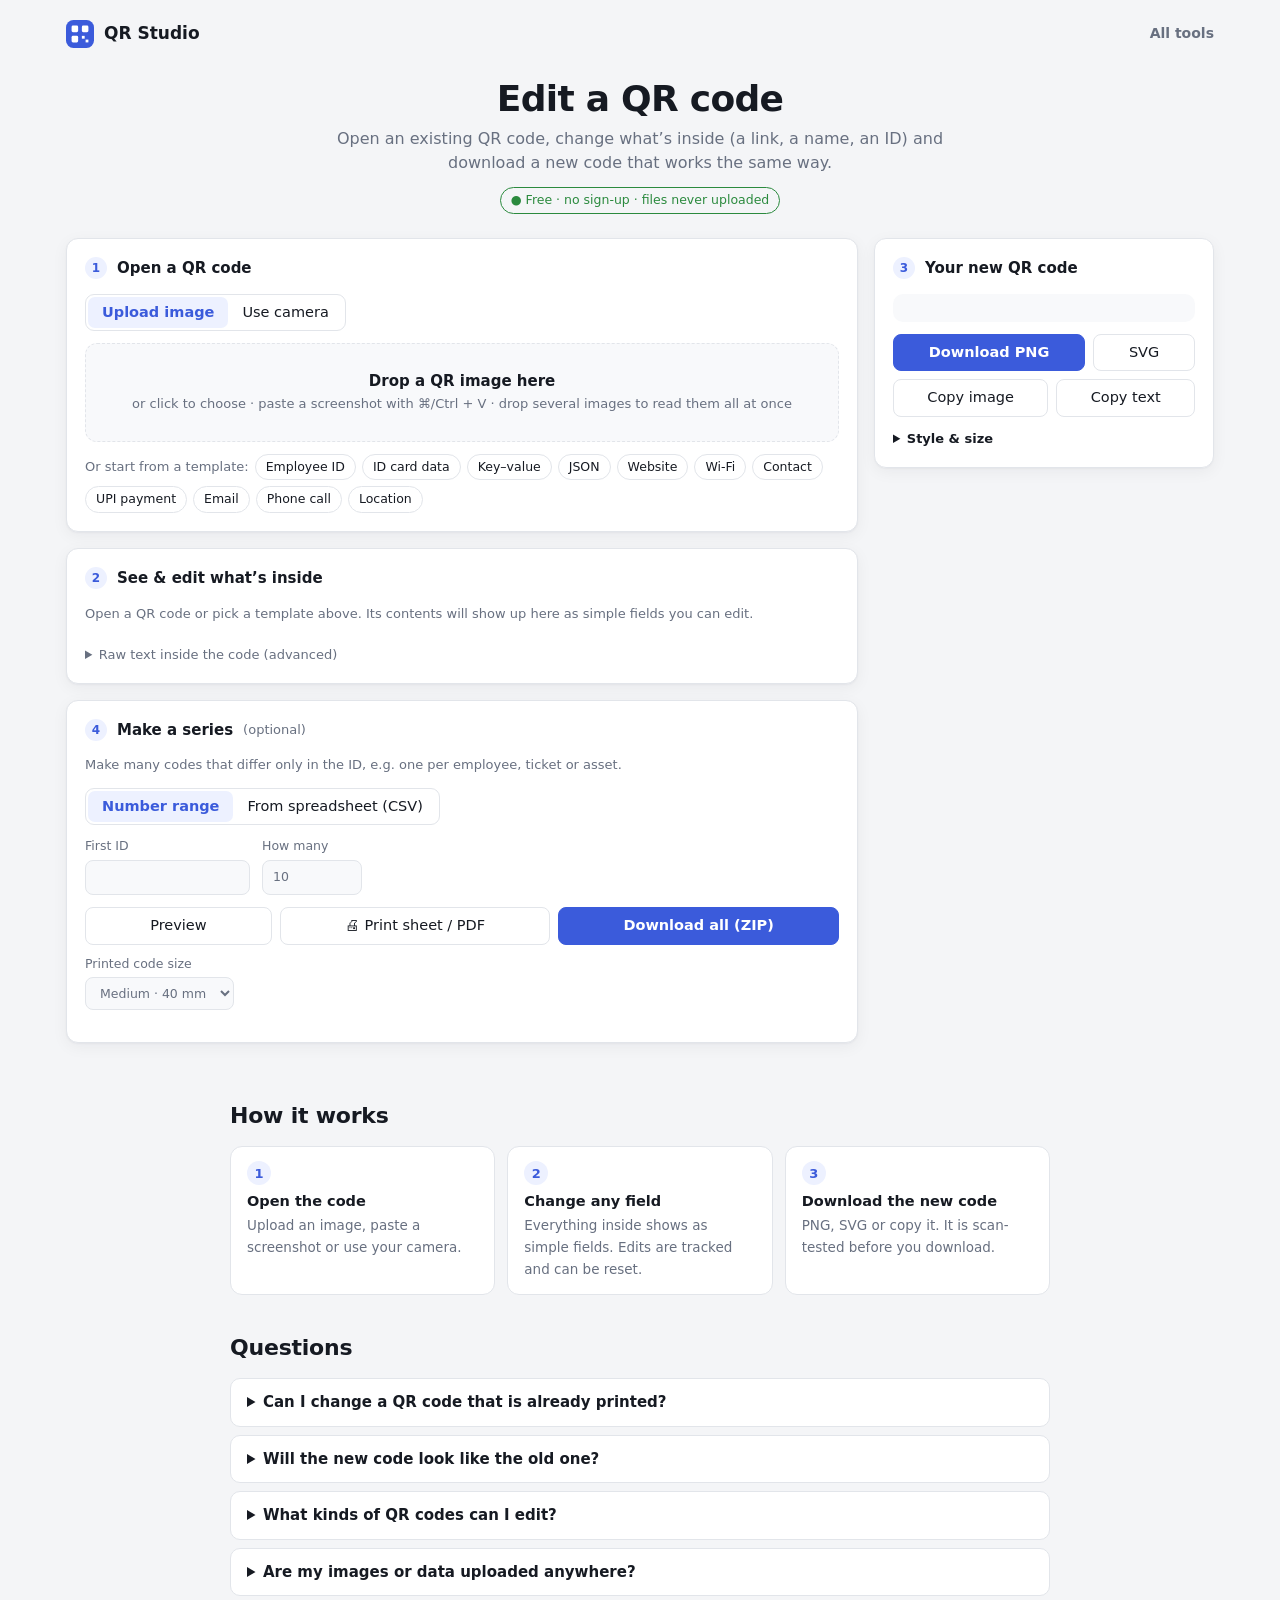
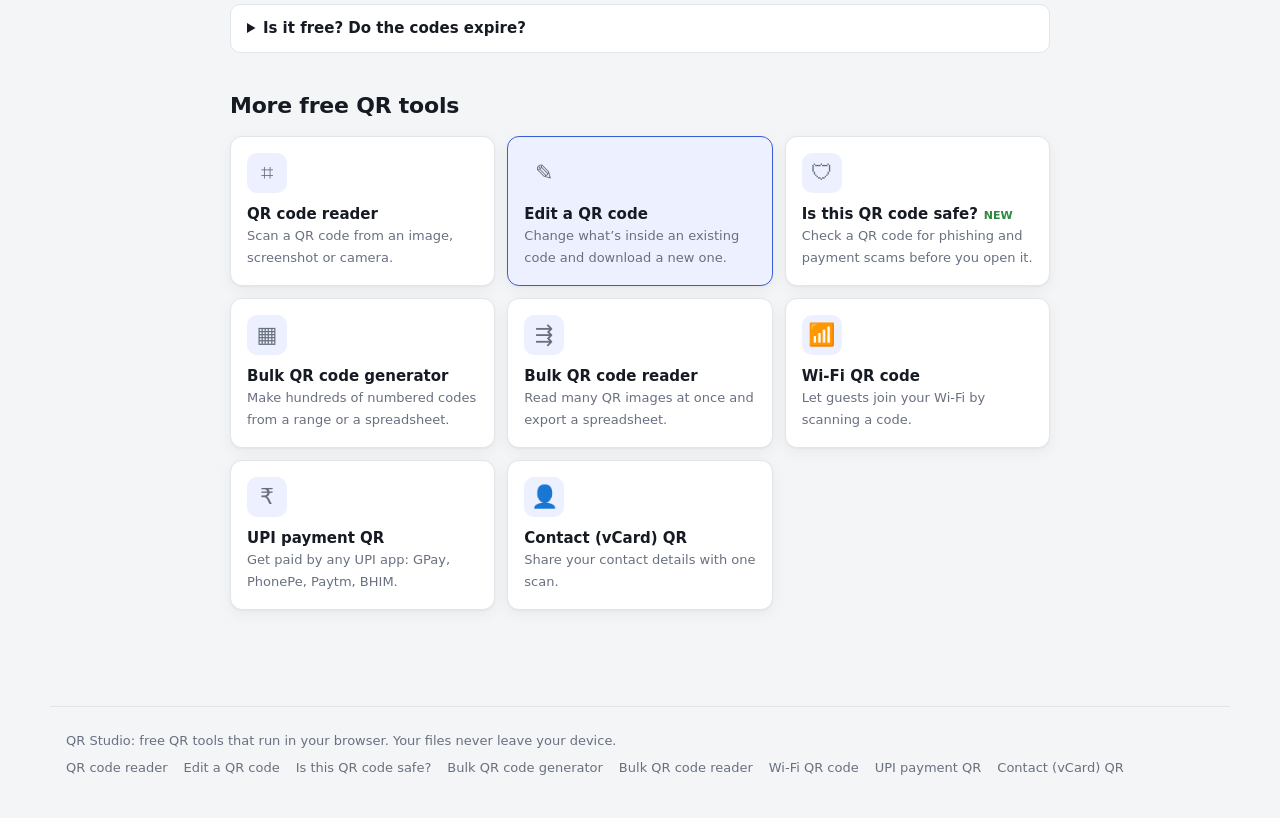
<file: edit-qr-code/index.html>
<!doctype html>
<html lang="en">
<head>
<meta charset="utf-8">
<meta name="viewport" content="width=device-width, initial-scale=1">
<title>Edit a QR Code Online: Change the Link, Text or Data, Free | QR Studio</title>
<meta name="description" content="Open an existing QR code, change the link, name, ID or any field inside, and download a new code that works the same way. Free, no sign-up.">
<link rel="canonical" href="https://safi-urrehman9.github.io/qr-studio/edit-qr-code/">
<meta property="og:title" content="Edit a QR Code Online: Change the Link, Text or Data, Free | QR Studio">
<meta property="og:description" content="Open an existing QR code, change the link, name, ID or any field inside, and download a new code that works the same way. Free, no sign-up.">
<meta property="og:type" content="website">
<link rel="icon" href="../assets/icon.svg" type="image/svg+xml">
<link rel="stylesheet" href="../assets/style.css">
<script src="../assets/jsQR.min.js" defer></script>
<script src="../assets/qrcode.min.js" defer></script>
<script src="../assets/jszip.min.js" defer></script>
<script src="../assets/parse.js" defer></script>
<script src="../assets/insights.js" defer></script>
<script type="module" src="../assets/app.js"></script>
<script type="application/ld+json">[{"@context": "https://schema.org", "@type": "WebApplication", "name": "Edit a QR code · QR Studio", "description": "Open an existing QR code, change the link, name, ID or any field inside, and download a new code that works the same way. Free, no sign-up.", "applicationCategory": "UtilitiesApplication", "operatingSystem": "Any (web browser)", "offers": {"@type": "Offer", "price": "0", "priceCurrency": "USD"}, "url": "https://safi-urrehman9.github.io/qr-studio/edit-qr-code/"}, {"@context": "https://schema.org", "@type": "FAQPage", "mainEntity": [{"@type": "Question", "name": "Can I change a QR code that is already printed?", "acceptedAnswer": {"@type": "Answer", "text": "No. The content of a printed code is fixed. What you can do is make a new code with the edited content and replace the print. (If your code came from a paid “dynamic QR” service, change it in that service’s dashboard instead.)"}}, {"@type": "Question", "name": "Will the new code look like the old one?", "acceptedAnswer": {"@type": "Answer", "text": "It keeps the same grid size when the new content fits, and you can set colours, a logo and the border under “Style & size”."}}, {"@type": "Question", "name": "What kinds of QR codes can I edit?", "acceptedAnswer": {"@type": "Answer", "text": "Links, plain text, Wi-Fi, contacts (vCard and MECARD), email, phone, SMS, map locations, UPI payments, JSON, key–value and delimited data such as ID-card codes."}}, {"@type": "Question", "name": "Are my images or data uploaded anywhere?", "acceptedAnswer": {"@type": "Answer", "text": "No. Everything runs in your browser: the image is read, edited and turned into a new QR code on your own device. Nothing is sent to a server. The first time you use AI field naming, your browser downloads a small 23 MB model once and keeps it cached."}}, {"@type": "Question", "name": "Is it free? Do the codes expire?", "acceptedAnswer": {"@type": "Answer", "text": "Free, with no sign-up and no watermark. The codes are standard static QR codes: the content lives inside the code itself, not behind a redirect link we control, so they keep working forever, even if this website disappears."}}]}]</script>
</head>
<body data-tool="edit-qr-code">
<div class="wrap">
  <header class="site">
    <a class="brand" href="../"><svg width="28" height="28" viewBox="0 0 30 30" aria-hidden="true"><rect width="30" height="30" rx="8" fill="var(--accent)"/><g fill="var(--accent-text)"><rect x="6" y="6" width="7" height="7" rx="1.5"/><rect x="17" y="6" width="7" height="7" rx="1.5"/><rect x="6" y="17" width="7" height="7" rx="1.5"/><rect x="17" y="17" width="3" height="3"/><rect x="21" y="21" width="3" height="3"/></g></svg>QR Studio</a>
    <nav><a href="../#tools">All tools</a></nav>
  </header>
  <div class="hero">
    <h1>Edit a QR code</h1>
    <p>Open an existing QR code, change what’s inside (a link, a name, an ID) and download a new code that works the same way.</p>
    <span class="pill">● Free · no sign-up · files never uploaded</span>
  </div>

  <div class="grid">
    <main>
      <section class="card" id="openCard">
        <h2><span class="step"></span><span id="openTitle">Open a QR code</span></h2>
        <div class="tabs" role="tablist" id="openTabs">
          <button role="tab" aria-selected="true" data-pane="paneUpload">Upload image</button>
          <button role="tab" aria-selected="false" data-pane="paneCamera">Use camera</button>
        </div>
        <div id="paneUpload">
          <div id="drop" role="button" tabindex="0">
            <strong>Drop a QR image here</strong>
            <span class="muted">or click to choose · paste a screenshot with ⌘/Ctrl + V · drop several images to read them all at once</span>
          </div>
          <input type="file" id="file" accept="image/*" multiple hidden>
        </div>
        <div id="paneCamera" hidden>
          <div class="cam"><video id="video" playsinline muted></video><div class="cam-frame" aria-hidden="true"></div></div>
          <div class="cam-bar"><span class="muted" id="camStatus" role="status">Starting camera…</span><button id="camStop">Stop camera</button></div>
        </div>
        <div class="examples"><span class="muted">Or start from a template:</span></div>
        <div class="src" id="src" hidden><img id="srcImg" alt="The QR code that was read"><div id="decodeInfo" class="muted"></div></div>
      </section>

      <section class="card" id="bulk" hidden>
        <h2>Read <span id="bulkCount"></span> images</h2>
        <p class="muted" id="bulkInfo" style="margin-top:0"></p>
        <div class="table-wrap"><table><thead><tr><th>File</th><th>What’s inside</th><th>Type</th><th></th></tr></thead><tbody id="bulkRows"></tbody></table></div>
        <div class="actions" style="max-width:420px"><button class="primary" id="bulkCsv">Download as spreadsheet (CSV)</button><button id="bulkClose">Close</button></div>
      </section>

      <section class="card" id="insideCard">
        <h2><span class="step"></span><span id="insideTitle">See &amp; edit what’s inside</span> <span class="badge" id="format" hidden></span></h2>
        <p class="muted" id="fieldsEmpty" style="margin:0">Open a QR code or pick a template above. Its contents will show up here as simple fields you can edit.</p>
        <div class="insight" id="insight" hidden>
          <div class="ins-icon" id="insIcon" aria-hidden="true"></div>
          <div class="ins-head" id="insHead"></div>
          <ul class="flags" id="insFlags" aria-label="Safety checks"></ul>
        </div>
        <div id="fields"></div>
        <div style="display:flex;gap:12px;align-items:center;flex-wrap:wrap;margin-top:8px">
          <button class="ghost" id="addField" hidden>+ Add field</button>
          <span class="muted" id="idHint" hidden>The highlighted row is the <b>ID</b> that counts up in a series. Tap <b>ID</b> on another row to switch.</span>
        </div>
        <div class="changes" id="changes" hidden>
          <div class="changes-top"><span id="changesSummary"></span><button id="reset">↺ Reset to original</button></div>
          <ul id="changesList"></ul>
        </div>
        <div class="ai" id="aiBox" hidden>
          <p class="muted" id="aiStatus"></p>
          <button class="ghost" id="aiBtn" title="A small AI model on your device suggests names for the fields. It never changes the data.">✦ Re-run AI naming</button>
        </div>
        <details>
          <summary>Raw text inside the code (advanced)</summary>
          <textarea id="raw" rows="4" spellcheck="false" placeholder="Or type/paste any text here"></textarea>
        </details>
      </section>

      <section class="card" id="series">
        <h2><span class="step"></span>Make a series <span class="muted" style="font-weight:400">(optional)</span></h2>
        <p class="muted" style="margin-top:0">Make many codes that differ only in the ID, e.g. one per employee, ticket or asset.</p>
        <div class="tabs" role="tablist" id="seriesTabs">
          <button role="tab" aria-selected="true" data-pane="modeRange">Number range</button>
          <button role="tab" aria-selected="false" data-pane="modeCsv">From spreadsheet (CSV)</button>
        </div>
        <div id="modeRange" class="row">
          <label class="field">First ID <input type="text" id="start" size="18"></label>
          <label class="field">How many <input type="number" id="count" value="10" min="1" max="5000" style="width:100px"></label>
          <span class="muted" id="rangeHint"></span>
        </div>
        <div id="modeCsv" hidden>
          <p class="muted" style="margin-top:0">One row per code. Column names must match the field names; missing columns keep today’s values. Start from the template so the columns are right.</p>
          <div class="row"><button id="csvTemplate">Download CSV template</button><button id="csvPick">Choose CSV…</button><input type="file" id="csvFile" accept=".csv,text/csv" hidden><span class="muted" id="csvInfo"></span></div>
        </div>
        <div class="actions">
          <button id="preview">Preview</button>
          <button id="print" title="Opens your browser’s print dialog: print, or choose “Save as PDF”">🖨 Print sheet / PDF</button>
          <button class="primary" id="zip">Download all (ZIP)</button>
        </div>
        <div class="row" style="margin-top:10px"><label class="field">Printed code size
          <select id="labelSize"><option value="25">Small · 25 mm</option><option value="40" selected>Medium · 40 mm</option><option value="60">Large · 60 mm</option></select></label></div>
        <p class="muted" id="batchInfo"></p>
        <div id="batchGrid"></div>
      </section>
    </main>

    <aside class="card sticky" id="outputCard">
      <h2><span class="step"></span>Your new QR code</h2>
      <div class="preview"><canvas id="single" width="0" height="0" role="img" aria-label="Generated QR code"></canvas></div>
      <div class="verify" id="verify" hidden role="status"></div>
      <p class="muted" id="singleInfo" style="margin:4px 0 0"></p>
      <div class="actions">
        <button class="primary" id="dlOne">Download PNG</button>
        <button id="dlSvg" title="Sharp at any size, best for printing">SVG</button>
        <button id="copyImg">Copy image</button>
        <button id="copyText">Copy text</button>
      </div>
      <details class="aside-details">
        <summary>Style &amp; size</summary>
        <div class="controls">
          <label class="full">Logo in the centre
            <span class="logo-row"><img id="logoPrev" alt="" hidden><button id="logoPick" type="button">Add logo…</button><button id="logoRemove" type="button" class="ghost" hidden>Remove</button></span>
            <input type="file" id="logoFile" accept="image/*" hidden></label>
          <label>Dark colour <input type="color" id="fg" value="#000000"></label>
          <label>Light colour <input type="color" id="bg" value="#ffffff"></label>
          <label>Error correction
            <select id="ec"><option value="L">Low · 7%</option><option value="M" selected>Medium · 15%</option><option value="Q">High · 25%</option><option value="H">Max · 30%</option></select></label>
          <label>Version (grid size) <input type="number" id="ver" min="0" max="40" value="0" title="0 = smallest that fits"></label>
          <label>Pixels per square <input type="number" id="cell" min="1" max="40" value="10"></label>
          <label>White border <input type="number" id="margin" min="0" max="10" value="4"></label>
          <label class="check full"><input type="checkbox" id="caption"> Print the ID under the code</label>
        </div>
      </details>
    </aside>
  </div>
<section class="content"><h2>How it works</h2><ol class="howto"><li><b>Open the code</b><span>Upload an image, paste a screenshot or use your camera.</span></li><li><b>Change any field</b><span>Everything inside shows as simple fields. Edits are tracked and can be reset.</span></li><li><b>Download the new code</b><span>PNG, SVG or copy it. It is scan-tested before you download.</span></li></ol><h2>Questions</h2><div class="faq"><details><summary>Can I change a QR code that is already printed?</summary><p>No. The content of a printed code is fixed. What you can do is make a new code with the edited content and replace the print. (If your code came from a paid “dynamic QR” service, change it in that service’s dashboard instead.)</p></details><details><summary>Will the new code look like the old one?</summary><p>It keeps the same grid size when the new content fits, and you can set colours, a logo and the border under “Style &amp; size”.</p></details><details><summary>What kinds of QR codes can I edit?</summary><p>Links, plain text, Wi-Fi, contacts (vCard and MECARD), email, phone, SMS, map locations, UPI payments, JSON, key–value and delimited data such as ID-card codes.</p></details><details><summary>Are my images or data uploaded anywhere?</summary><p>No. Everything runs in your browser: the image is read, edited and turned into a new QR code on your own device. Nothing is sent to a server. The first time you use AI field naming, your browser downloads a small 23 MB model once and keeps it cached.</p></details><details><summary>Is it free? Do the codes expire?</summary><p>Free, with no sign-up and no watermark. The codes are standard static QR codes: the content lives inside the code itself, not behind a redirect link we control, so they keep working forever, even if this website disappears.</p></details></div><h2>More free QR tools</h2><div class="tools-grid"><a class="tool-card" href="../qr-code-reader/"><span class="ic" aria-hidden="true">⌗</span><b>QR code reader</b><span>Scan a QR code from an image, screenshot or camera.</span></a><a class="tool-card" href="../edit-qr-code/" aria-current=page><span class="ic" aria-hidden="true">✎</span><b>Edit a QR code</b><span>Change what’s inside an existing code and download a new one.</span></a><a class="tool-card" href="../qr-code-safety-checker/"><span class="ic" aria-hidden="true">🛡</span><b>Is this QR code safe?<span class=new>NEW</span></b><span>Check a QR code for phishing and payment scams before you open it.</span></a><a class="tool-card" href="../bulk-qr-code-generator/"><span class="ic" aria-hidden="true">▦</span><b>Bulk QR code generator</b><span>Make hundreds of numbered codes from a range or a spreadsheet.</span></a><a class="tool-card" href="../bulk-qr-code-reader/"><span class="ic" aria-hidden="true">⇶</span><b>Bulk QR code reader</b><span>Read many QR images at once and export a spreadsheet.</span></a><a class="tool-card" href="../wifi-qr-code-generator/"><span class="ic" aria-hidden="true">📶</span><b>Wi-Fi QR code</b><span>Let guests join your Wi-Fi by scanning a code.</span></a><a class="tool-card" href="../upi-qr-code-generator/"><span class="ic" aria-hidden="true">₹</span><b>UPI payment QR</b><span>Get paid by any UPI app: GPay, PhonePe, Paytm, BHIM.</span></a><a class="tool-card" href="../vcard-qr-code-generator/"><span class="ic" aria-hidden="true">👤</span><b>Contact (vCard) QR</b><span>Share your contact details with one scan.</span></a></div></section>
</div>
<footer class="site"><span>QR Studio: free QR tools that run in your browser. Your files never leave your device.</span><nav><a href="../qr-code-reader/">QR code reader</a><a href="../edit-qr-code/">Edit a QR code</a><a href="../qr-code-safety-checker/">Is this QR code safe?</a><a href="../bulk-qr-code-generator/">Bulk QR code generator</a><a href="../bulk-qr-code-reader/">Bulk QR code reader</a><a href="../wifi-qr-code-generator/">Wi-Fi QR code</a><a href="../upi-qr-code-generator/">UPI payment QR</a><a href="../vcard-qr-code-generator/">Contact (vCard) QR</a></nav></footer>
<div id="printSheet"></div>
<div id="toast" role="status" aria-live="polite"></div>

</body>
</html>
</file>
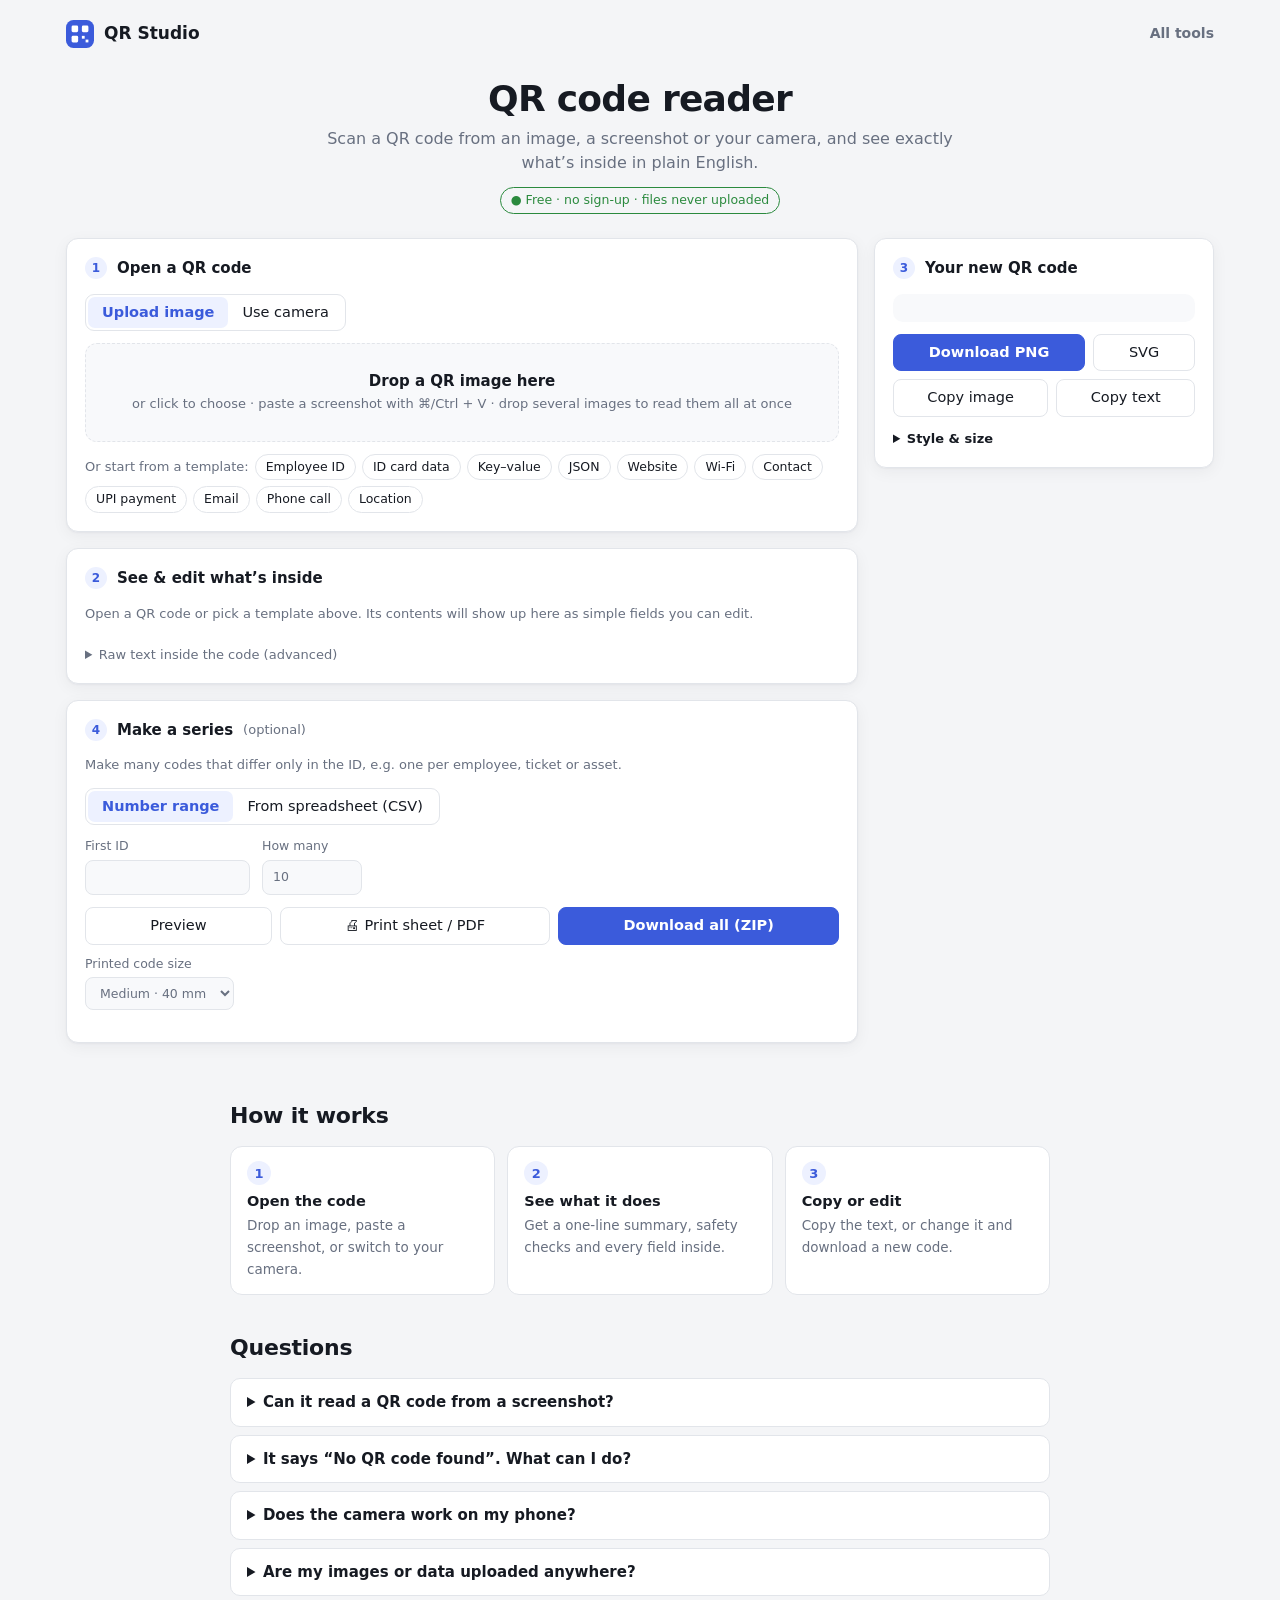
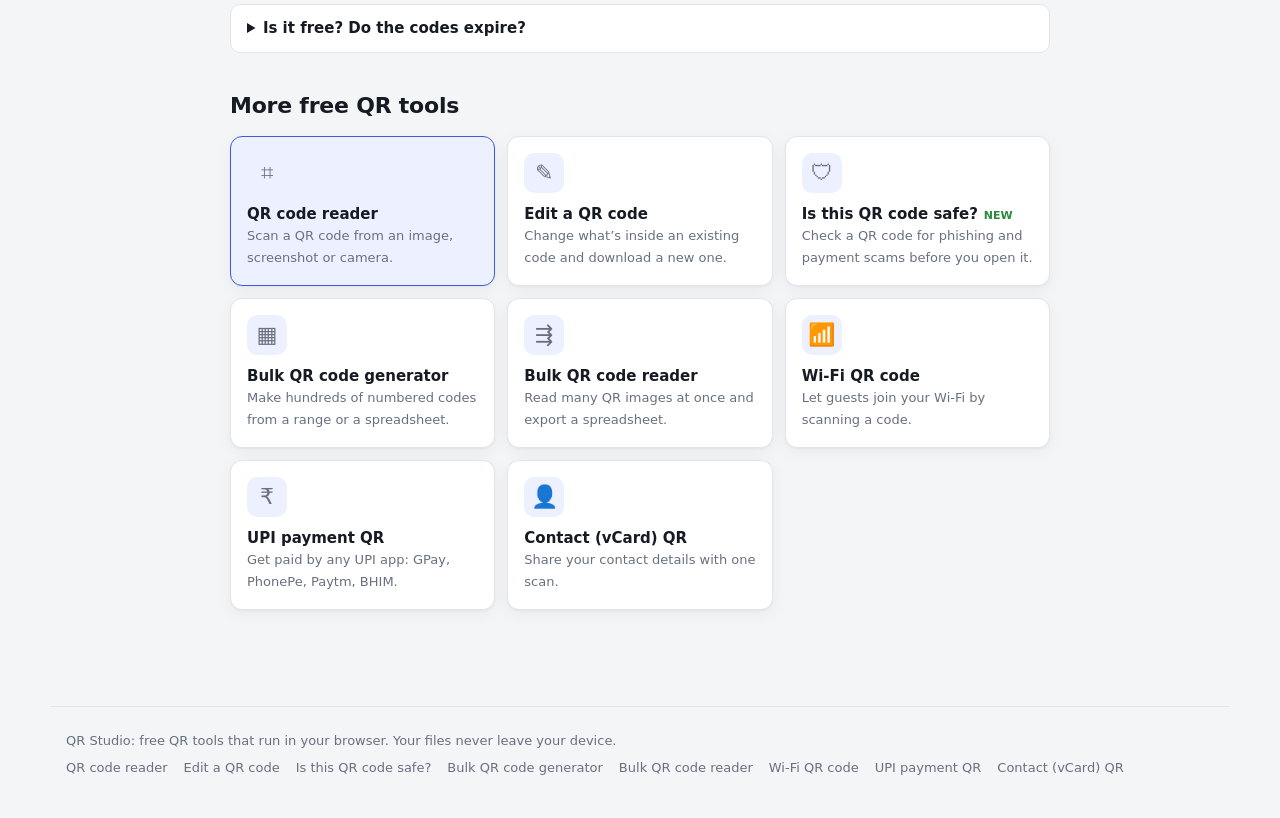
<file: qr-code-reader/index.html>
<!doctype html>
<html lang="en">
<head>
<meta charset="utf-8">
<meta name="viewport" content="width=device-width, initial-scale=1">
<title>QR Code Reader Online: Scan from Image or Camera, Free | QR Studio</title>
<meta name="description" content="Read any QR code from an image, screenshot or your camera and see exactly what is inside, in plain English. Free, no sign-up, nothing uploaded.">
<link rel="canonical" href="https://safi-urrehman9.github.io/qr-studio/qr-code-reader/">
<meta property="og:title" content="QR Code Reader Online: Scan from Image or Camera, Free | QR Studio">
<meta property="og:description" content="Read any QR code from an image, screenshot or your camera and see exactly what is inside, in plain English. Free, no sign-up, nothing uploaded.">
<meta property="og:type" content="website">
<link rel="icon" href="../assets/icon.svg" type="image/svg+xml">
<link rel="stylesheet" href="../assets/style.css">
<script src="../assets/jsQR.min.js" defer></script>
<script src="../assets/qrcode.min.js" defer></script>
<script src="../assets/jszip.min.js" defer></script>
<script src="../assets/parse.js" defer></script>
<script src="../assets/insights.js" defer></script>
<script type="module" src="../assets/app.js"></script>
<script type="application/ld+json">[{"@context": "https://schema.org", "@type": "WebApplication", "name": "QR code reader · QR Studio", "description": "Read any QR code from an image, screenshot or your camera and see exactly what is inside, in plain English. Free, no sign-up, nothing uploaded.", "applicationCategory": "UtilitiesApplication", "operatingSystem": "Any (web browser)", "offers": {"@type": "Offer", "price": "0", "priceCurrency": "USD"}, "url": "https://safi-urrehman9.github.io/qr-studio/qr-code-reader/"}, {"@context": "https://schema.org", "@type": "FAQPage", "mainEntity": [{"@type": "Question", "name": "Can it read a QR code from a screenshot?", "acceptedAnswer": {"@type": "Answer", "text": "Yes. Take the screenshot, then press Ctrl+V (⌘+V on Mac) on this page. You can also drop or choose the image file."}}, {"@type": "Question", "name": "It says “No QR code found”. What can I do?", "acceptedAnswer": {"@type": "Answer", "text": "Use a sharper, straighter photo and crop closer around the code. Very small, blurry or heavily angled codes are the usual cause."}}, {"@type": "Question", "name": "Does the camera work on my phone?", "acceptedAnswer": {"@type": "Answer", "text": "Yes. Tap “Use camera” and allow access; the back camera is used and the code is read automatically. It needs a secure (https) connection, which this site uses."}}, {"@type": "Question", "name": "Are my images or data uploaded anywhere?", "acceptedAnswer": {"@type": "Answer", "text": "No. Everything runs in your browser: the image is read, edited and turned into a new QR code on your own device. Nothing is sent to a server. The first time you use AI field naming, your browser downloads a small 23 MB model once and keeps it cached."}}, {"@type": "Question", "name": "Is it free? Do the codes expire?", "acceptedAnswer": {"@type": "Answer", "text": "Free, with no sign-up and no watermark. The codes are standard static QR codes: the content lives inside the code itself, not behind a redirect link we control, so they keep working forever, even if this website disappears."}}]}]</script>
</head>
<body data-tool="qr-code-reader">
<div class="wrap">
  <header class="site">
    <a class="brand" href="../"><svg width="28" height="28" viewBox="0 0 30 30" aria-hidden="true"><rect width="30" height="30" rx="8" fill="var(--accent)"/><g fill="var(--accent-text)"><rect x="6" y="6" width="7" height="7" rx="1.5"/><rect x="17" y="6" width="7" height="7" rx="1.5"/><rect x="6" y="17" width="7" height="7" rx="1.5"/><rect x="17" y="17" width="3" height="3"/><rect x="21" y="21" width="3" height="3"/></g></svg>QR Studio</a>
    <nav><a href="../#tools">All tools</a></nav>
  </header>
  <div class="hero">
    <h1>QR code reader</h1>
    <p>Scan a QR code from an image, a screenshot or your camera, and see exactly what’s inside in plain English.</p>
    <span class="pill">● Free · no sign-up · files never uploaded</span>
  </div>

  <div class="grid">
    <main>
      <section class="card" id="openCard">
        <h2><span class="step"></span><span id="openTitle">Open a QR code</span></h2>
        <div class="tabs" role="tablist" id="openTabs">
          <button role="tab" aria-selected="true" data-pane="paneUpload">Upload image</button>
          <button role="tab" aria-selected="false" data-pane="paneCamera">Use camera</button>
        </div>
        <div id="paneUpload">
          <div id="drop" role="button" tabindex="0">
            <strong>Drop a QR image here</strong>
            <span class="muted">or click to choose · paste a screenshot with ⌘/Ctrl + V · drop several images to read them all at once</span>
          </div>
          <input type="file" id="file" accept="image/*" multiple hidden>
        </div>
        <div id="paneCamera" hidden>
          <div class="cam"><video id="video" playsinline muted></video><div class="cam-frame" aria-hidden="true"></div></div>
          <div class="cam-bar"><span class="muted" id="camStatus" role="status">Starting camera…</span><button id="camStop">Stop camera</button></div>
        </div>
        <div class="examples"><span class="muted">Or start from a template:</span></div>
        <div class="src" id="src" hidden><img id="srcImg" alt="The QR code that was read"><div id="decodeInfo" class="muted"></div></div>
      </section>

      <section class="card" id="bulk" hidden>
        <h2>Read <span id="bulkCount"></span> images</h2>
        <p class="muted" id="bulkInfo" style="margin-top:0"></p>
        <div class="table-wrap"><table><thead><tr><th>File</th><th>What’s inside</th><th>Type</th><th></th></tr></thead><tbody id="bulkRows"></tbody></table></div>
        <div class="actions" style="max-width:420px"><button class="primary" id="bulkCsv">Download as spreadsheet (CSV)</button><button id="bulkClose">Close</button></div>
      </section>

      <section class="card" id="insideCard">
        <h2><span class="step"></span><span id="insideTitle">See &amp; edit what’s inside</span> <span class="badge" id="format" hidden></span></h2>
        <p class="muted" id="fieldsEmpty" style="margin:0">Open a QR code or pick a template above. Its contents will show up here as simple fields you can edit.</p>
        <div class="insight" id="insight" hidden>
          <div class="ins-icon" id="insIcon" aria-hidden="true"></div>
          <div class="ins-head" id="insHead"></div>
          <ul class="flags" id="insFlags" aria-label="Safety checks"></ul>
        </div>
        <div id="fields"></div>
        <div style="display:flex;gap:12px;align-items:center;flex-wrap:wrap;margin-top:8px">
          <button class="ghost" id="addField" hidden>+ Add field</button>
          <span class="muted" id="idHint" hidden>The highlighted row is the <b>ID</b> that counts up in a series. Tap <b>ID</b> on another row to switch.</span>
        </div>
        <div class="changes" id="changes" hidden>
          <div class="changes-top"><span id="changesSummary"></span><button id="reset">↺ Reset to original</button></div>
          <ul id="changesList"></ul>
        </div>
        <div class="ai" id="aiBox" hidden>
          <p class="muted" id="aiStatus"></p>
          <button class="ghost" id="aiBtn" title="A small AI model on your device suggests names for the fields. It never changes the data.">✦ Re-run AI naming</button>
        </div>
        <details>
          <summary>Raw text inside the code (advanced)</summary>
          <textarea id="raw" rows="4" spellcheck="false" placeholder="Or type/paste any text here"></textarea>
        </details>
      </section>

      <section class="card" id="series">
        <h2><span class="step"></span>Make a series <span class="muted" style="font-weight:400">(optional)</span></h2>
        <p class="muted" style="margin-top:0">Make many codes that differ only in the ID, e.g. one per employee, ticket or asset.</p>
        <div class="tabs" role="tablist" id="seriesTabs">
          <button role="tab" aria-selected="true" data-pane="modeRange">Number range</button>
          <button role="tab" aria-selected="false" data-pane="modeCsv">From spreadsheet (CSV)</button>
        </div>
        <div id="modeRange" class="row">
          <label class="field">First ID <input type="text" id="start" size="18"></label>
          <label class="field">How many <input type="number" id="count" value="10" min="1" max="5000" style="width:100px"></label>
          <span class="muted" id="rangeHint"></span>
        </div>
        <div id="modeCsv" hidden>
          <p class="muted" style="margin-top:0">One row per code. Column names must match the field names; missing columns keep today’s values. Start from the template so the columns are right.</p>
          <div class="row"><button id="csvTemplate">Download CSV template</button><button id="csvPick">Choose CSV…</button><input type="file" id="csvFile" accept=".csv,text/csv" hidden><span class="muted" id="csvInfo"></span></div>
        </div>
        <div class="actions">
          <button id="preview">Preview</button>
          <button id="print" title="Opens your browser’s print dialog: print, or choose “Save as PDF”">🖨 Print sheet / PDF</button>
          <button class="primary" id="zip">Download all (ZIP)</button>
        </div>
        <div class="row" style="margin-top:10px"><label class="field">Printed code size
          <select id="labelSize"><option value="25">Small · 25 mm</option><option value="40" selected>Medium · 40 mm</option><option value="60">Large · 60 mm</option></select></label></div>
        <p class="muted" id="batchInfo"></p>
        <div id="batchGrid"></div>
      </section>
    </main>

    <aside class="card sticky" id="outputCard">
      <h2><span class="step"></span>Your new QR code</h2>
      <div class="preview"><canvas id="single" width="0" height="0" role="img" aria-label="Generated QR code"></canvas></div>
      <div class="verify" id="verify" hidden role="status"></div>
      <p class="muted" id="singleInfo" style="margin:4px 0 0"></p>
      <div class="actions">
        <button class="primary" id="dlOne">Download PNG</button>
        <button id="dlSvg" title="Sharp at any size, best for printing">SVG</button>
        <button id="copyImg">Copy image</button>
        <button id="copyText">Copy text</button>
      </div>
      <details class="aside-details">
        <summary>Style &amp; size</summary>
        <div class="controls">
          <label class="full">Logo in the centre
            <span class="logo-row"><img id="logoPrev" alt="" hidden><button id="logoPick" type="button">Add logo…</button><button id="logoRemove" type="button" class="ghost" hidden>Remove</button></span>
            <input type="file" id="logoFile" accept="image/*" hidden></label>
          <label>Dark colour <input type="color" id="fg" value="#000000"></label>
          <label>Light colour <input type="color" id="bg" value="#ffffff"></label>
          <label>Error correction
            <select id="ec"><option value="L">Low · 7%</option><option value="M" selected>Medium · 15%</option><option value="Q">High · 25%</option><option value="H">Max · 30%</option></select></label>
          <label>Version (grid size) <input type="number" id="ver" min="0" max="40" value="0" title="0 = smallest that fits"></label>
          <label>Pixels per square <input type="number" id="cell" min="1" max="40" value="10"></label>
          <label>White border <input type="number" id="margin" min="0" max="10" value="4"></label>
          <label class="check full"><input type="checkbox" id="caption"> Print the ID under the code</label>
        </div>
      </details>
    </aside>
  </div>
<section class="content"><h2>How it works</h2><ol class="howto"><li><b>Open the code</b><span>Drop an image, paste a screenshot, or switch to your camera.</span></li><li><b>See what it does</b><span>Get a one-line summary, safety checks and every field inside.</span></li><li><b>Copy or edit</b><span>Copy the text, or change it and download a new code.</span></li></ol><h2>Questions</h2><div class="faq"><details><summary>Can it read a QR code from a screenshot?</summary><p>Yes. Take the screenshot, then press Ctrl+V (⌘+V on Mac) on this page. You can also drop or choose the image file.</p></details><details><summary>It says “No QR code found”. What can I do?</summary><p>Use a sharper, straighter photo and crop closer around the code. Very small, blurry or heavily angled codes are the usual cause.</p></details><details><summary>Does the camera work on my phone?</summary><p>Yes. Tap “Use camera” and allow access; the back camera is used and the code is read automatically. It needs a secure (https) connection, which this site uses.</p></details><details><summary>Are my images or data uploaded anywhere?</summary><p>No. Everything runs in your browser: the image is read, edited and turned into a new QR code on your own device. Nothing is sent to a server. The first time you use AI field naming, your browser downloads a small 23 MB model once and keeps it cached.</p></details><details><summary>Is it free? Do the codes expire?</summary><p>Free, with no sign-up and no watermark. The codes are standard static QR codes: the content lives inside the code itself, not behind a redirect link we control, so they keep working forever, even if this website disappears.</p></details></div><h2>More free QR tools</h2><div class="tools-grid"><a class="tool-card" href="../qr-code-reader/" aria-current=page><span class="ic" aria-hidden="true">⌗</span><b>QR code reader</b><span>Scan a QR code from an image, screenshot or camera.</span></a><a class="tool-card" href="../edit-qr-code/"><span class="ic" aria-hidden="true">✎</span><b>Edit a QR code</b><span>Change what’s inside an existing code and download a new one.</span></a><a class="tool-card" href="../qr-code-safety-checker/"><span class="ic" aria-hidden="true">🛡</span><b>Is this QR code safe?<span class=new>NEW</span></b><span>Check a QR code for phishing and payment scams before you open it.</span></a><a class="tool-card" href="../bulk-qr-code-generator/"><span class="ic" aria-hidden="true">▦</span><b>Bulk QR code generator</b><span>Make hundreds of numbered codes from a range or a spreadsheet.</span></a><a class="tool-card" href="../bulk-qr-code-reader/"><span class="ic" aria-hidden="true">⇶</span><b>Bulk QR code reader</b><span>Read many QR images at once and export a spreadsheet.</span></a><a class="tool-card" href="../wifi-qr-code-generator/"><span class="ic" aria-hidden="true">📶</span><b>Wi-Fi QR code</b><span>Let guests join your Wi-Fi by scanning a code.</span></a><a class="tool-card" href="../upi-qr-code-generator/"><span class="ic" aria-hidden="true">₹</span><b>UPI payment QR</b><span>Get paid by any UPI app: GPay, PhonePe, Paytm, BHIM.</span></a><a class="tool-card" href="../vcard-qr-code-generator/"><span class="ic" aria-hidden="true">👤</span><b>Contact (vCard) QR</b><span>Share your contact details with one scan.</span></a></div></section>
</div>
<footer class="site"><span>QR Studio: free QR tools that run in your browser. Your files never leave your device.</span><nav><a href="../qr-code-reader/">QR code reader</a><a href="../edit-qr-code/">Edit a QR code</a><a href="../qr-code-safety-checker/">Is this QR code safe?</a><a href="../bulk-qr-code-generator/">Bulk QR code generator</a><a href="../bulk-qr-code-reader/">Bulk QR code reader</a><a href="../wifi-qr-code-generator/">Wi-Fi QR code</a><a href="../upi-qr-code-generator/">UPI payment QR</a><a href="../vcard-qr-code-generator/">Contact (vCard) QR</a></nav></footer>
<div id="printSheet"></div>
<div id="toast" role="status" aria-live="polite"></div>

</body>
</html>
</file>
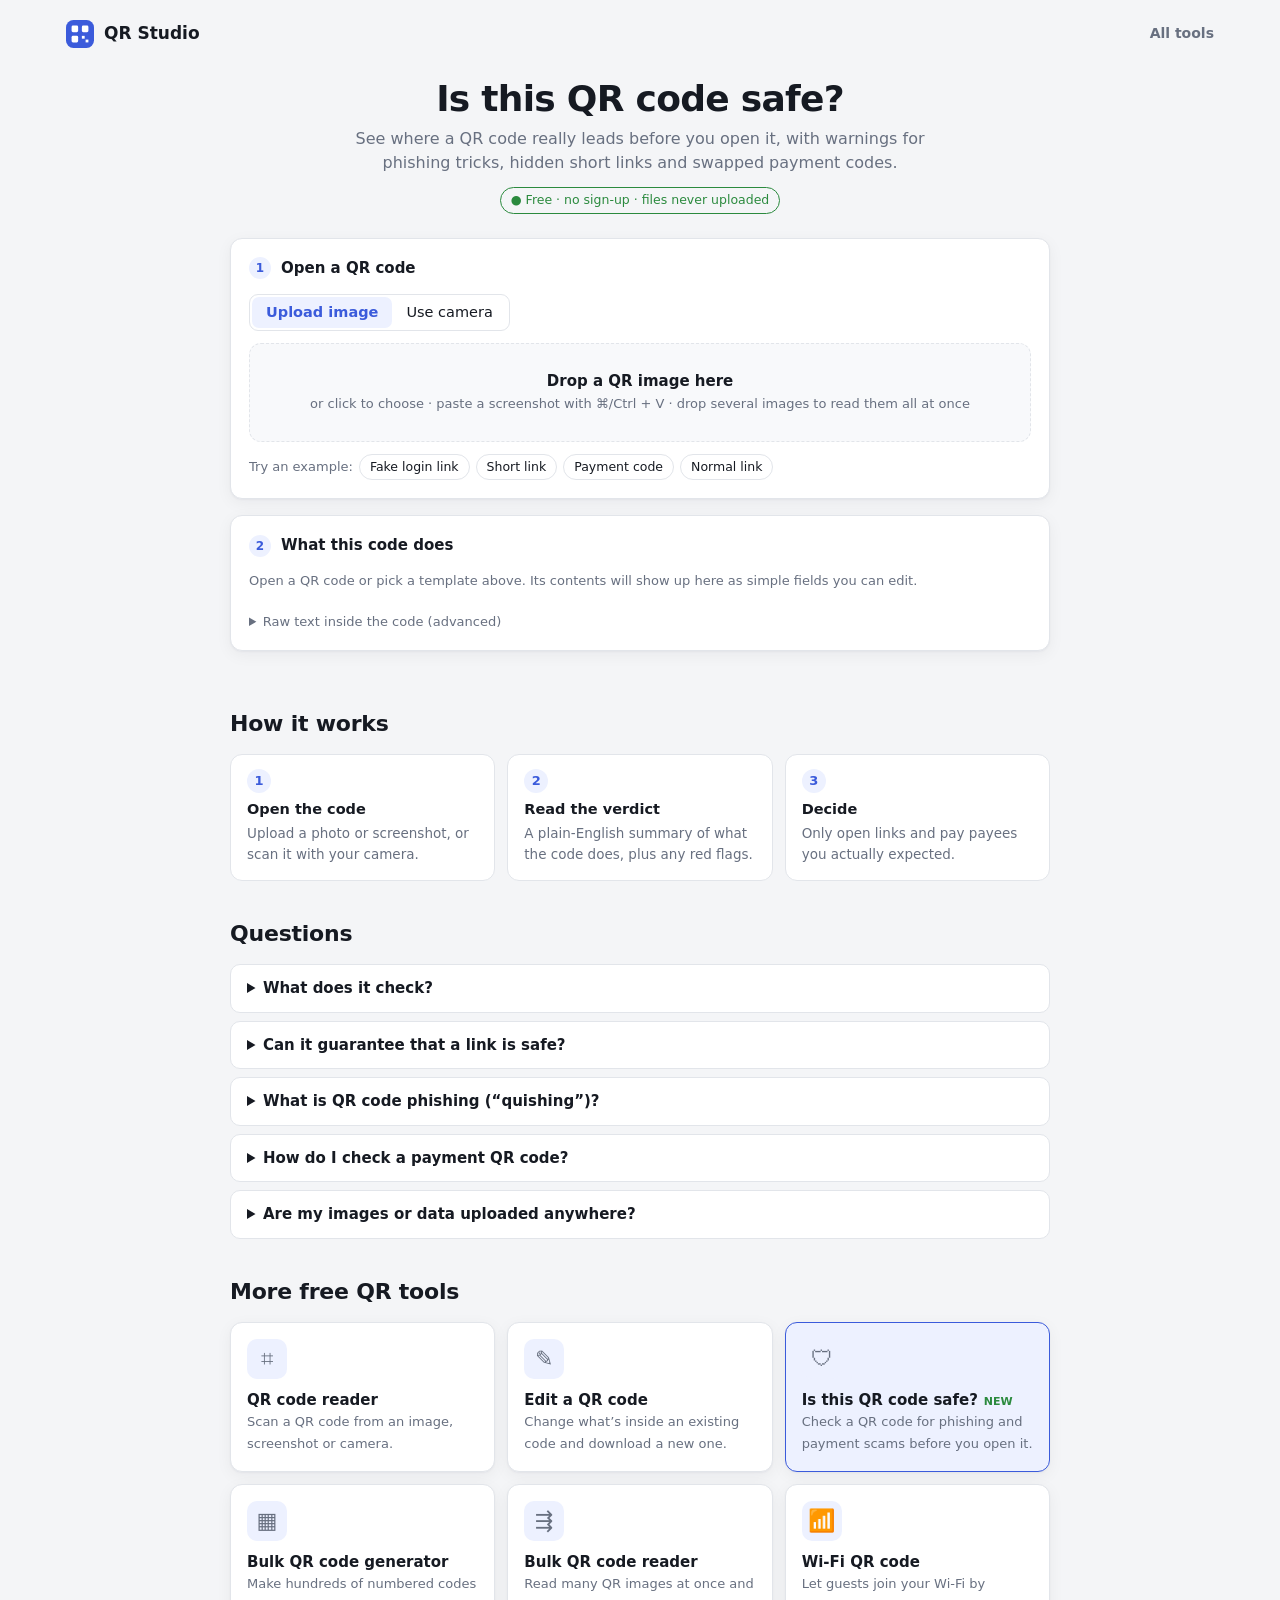
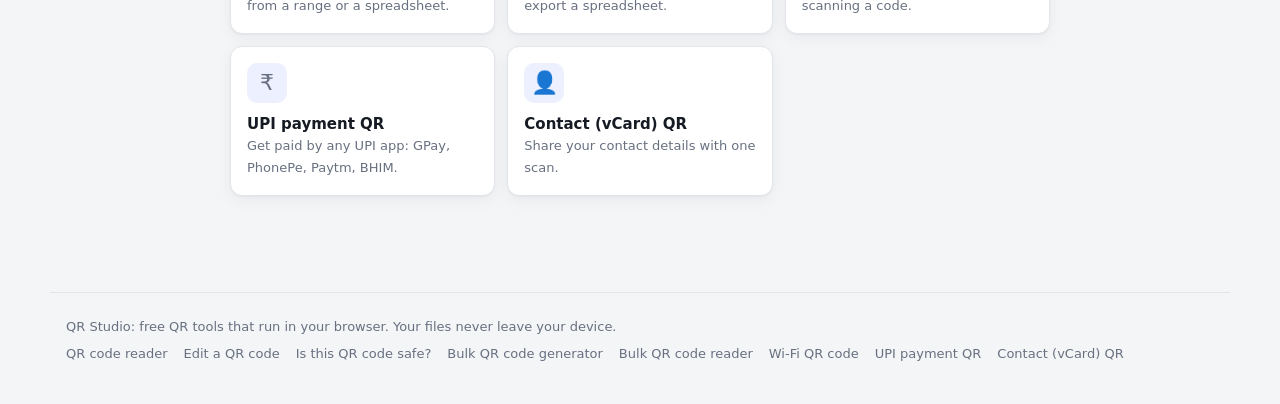
<file: qr-code-safety-checker/index.html>
<!doctype html>
<html lang="en">
<head>
<meta charset="utf-8">
<meta name="viewport" content="width=device-width, initial-scale=1">
<title>Is This QR Code Safe? Free QR Code Phishing Checker | QR Studio</title>
<meta name="description" content="Check a QR code before you open it: see where the link really goes and get warnings for phishing tricks, hidden short links and payment scams. Free, nothing uploaded.">
<link rel="canonical" href="https://safi-urrehman9.github.io/qr-studio/qr-code-safety-checker/">
<meta property="og:title" content="Is This QR Code Safe? Free QR Code Phishing Checker | QR Studio">
<meta property="og:description" content="Check a QR code before you open it: see where the link really goes and get warnings for phishing tricks, hidden short links and payment scams. Free, nothing uploaded.">
<meta property="og:type" content="website">
<link rel="icon" href="../assets/icon.svg" type="image/svg+xml">
<link rel="stylesheet" href="../assets/style.css">
<script src="../assets/jsQR.min.js" defer></script>
<script src="../assets/qrcode.min.js" defer></script>
<script src="../assets/jszip.min.js" defer></script>
<script src="../assets/parse.js" defer></script>
<script src="../assets/insights.js" defer></script>
<script type="module" src="../assets/app.js"></script>
<script type="application/ld+json">[{"@context": "https://schema.org", "@type": "WebApplication", "name": "Is this QR code safe? · QR Studio", "description": "Check a QR code before you open it: see where the link really goes and get warnings for phishing tricks, hidden short links and payment scams. Free, nothing uploaded.", "applicationCategory": "UtilitiesApplication", "operatingSystem": "Any (web browser)", "offers": {"@type": "Offer", "price": "0", "priceCurrency": "USD"}, "url": "https://safi-urrehman9.github.io/qr-studio/qr-code-safety-checker/"}, {"@context": "https://schema.org", "@type": "FAQPage", "mainEntity": [{"@type": "Question", "name": "What does it check?", "acceptedAnswer": {"@type": "Answer", "text": "Links that mention a brand but belong to a different site, bare IP addresses, look-alike letters (punycode), links hiding their destination with “@”, shortened links, app downloads, unusual domain endings, unencrypted http, open Wi-Fi, and the payee on UPI payment codes."}}, {"@type": "Question", "name": "Can it guarantee that a link is safe?", "acceptedAnswer": {"@type": "Answer", "text": "No. The checks look at the code itself and run in your browser; the link is not looked up online. A brand-new scam site with an innocent-looking name can pass. Treat “no red flags” as “nothing obvious”, not as a guarantee."}}, {"@type": "Question", "name": "What is QR code phishing (“quishing”)?", "acceptedAnswer": {"@type": "Answer", "text": "Scammers put their own QR codes on posters, parking meters, emails or restaurant tables. The code opens a fake login or payment page. Checking where a code leads before you open it is the simplest defence."}}, {"@type": "Question", "name": "How do I check a payment QR code?", "acceptedAnswer": {"@type": "Answer", "text": "Open it here and compare the payee name and UPI ID with who you expect to pay. Stickers placed over a shop’s real code are a common scam."}}, {"@type": "Question", "name": "Are my images or data uploaded anywhere?", "acceptedAnswer": {"@type": "Answer", "text": "No. Everything runs in your browser: the image is read, edited and turned into a new QR code on your own device. Nothing is sent to a server. The first time you use AI field naming, your browser downloads a small 23 MB model once and keeps it cached."}}]}]</script>
</head>
<body data-tool="qr-code-safety-checker">
<div class="wrap">
  <header class="site">
    <a class="brand" href="../"><svg width="28" height="28" viewBox="0 0 30 30" aria-hidden="true"><rect width="30" height="30" rx="8" fill="var(--accent)"/><g fill="var(--accent-text)"><rect x="6" y="6" width="7" height="7" rx="1.5"/><rect x="17" y="6" width="7" height="7" rx="1.5"/><rect x="6" y="17" width="7" height="7" rx="1.5"/><rect x="17" y="17" width="3" height="3"/><rect x="21" y="21" width="3" height="3"/></g></svg>QR Studio</a>
    <nav><a href="../#tools">All tools</a></nav>
  </header>
  <div class="hero">
    <h1>Is this QR code safe?</h1>
    <p>See where a QR code really leads before you open it, with warnings for phishing tricks, hidden short links and swapped payment codes.</p>
    <span class="pill">● Free · no sign-up · files never uploaded</span>
  </div>

  <div class="grid">
    <main>
      <section class="card" id="openCard">
        <h2><span class="step"></span><span id="openTitle">Open a QR code</span></h2>
        <div class="tabs" role="tablist" id="openTabs">
          <button role="tab" aria-selected="true" data-pane="paneUpload">Upload image</button>
          <button role="tab" aria-selected="false" data-pane="paneCamera">Use camera</button>
        </div>
        <div id="paneUpload">
          <div id="drop" role="button" tabindex="0">
            <strong>Drop a QR image here</strong>
            <span class="muted">or click to choose · paste a screenshot with ⌘/Ctrl + V · drop several images to read them all at once</span>
          </div>
          <input type="file" id="file" accept="image/*" multiple hidden>
        </div>
        <div id="paneCamera" hidden>
          <div class="cam"><video id="video" playsinline muted></video><div class="cam-frame" aria-hidden="true"></div></div>
          <div class="cam-bar"><span class="muted" id="camStatus" role="status">Starting camera…</span><button id="camStop">Stop camera</button></div>
        </div>
        <div class="examples"><span class="muted">Or start from a template:</span></div>
        <div class="src" id="src" hidden><img id="srcImg" alt="The QR code that was read"><div id="decodeInfo" class="muted"></div></div>
      </section>

      <section class="card" id="bulk" hidden>
        <h2>Read <span id="bulkCount"></span> images</h2>
        <p class="muted" id="bulkInfo" style="margin-top:0"></p>
        <div class="table-wrap"><table><thead><tr><th>File</th><th>What’s inside</th><th>Type</th><th></th></tr></thead><tbody id="bulkRows"></tbody></table></div>
        <div class="actions" style="max-width:420px"><button class="primary" id="bulkCsv">Download as spreadsheet (CSV)</button><button id="bulkClose">Close</button></div>
      </section>

      <section class="card" id="insideCard">
        <h2><span class="step"></span><span id="insideTitle">See &amp; edit what’s inside</span> <span class="badge" id="format" hidden></span></h2>
        <p class="muted" id="fieldsEmpty" style="margin:0">Open a QR code or pick a template above. Its contents will show up here as simple fields you can edit.</p>
        <div class="insight" id="insight" hidden>
          <div class="ins-icon" id="insIcon" aria-hidden="true"></div>
          <div class="ins-head" id="insHead"></div>
          <ul class="flags" id="insFlags" aria-label="Safety checks"></ul>
        </div>
        <div id="fields"></div>
        <div style="display:flex;gap:12px;align-items:center;flex-wrap:wrap;margin-top:8px">
          <button class="ghost" id="addField" hidden>+ Add field</button>
          <span class="muted" id="idHint" hidden>The highlighted row is the <b>ID</b> that counts up in a series. Tap <b>ID</b> on another row to switch.</span>
        </div>
        <div class="changes" id="changes" hidden>
          <div class="changes-top"><span id="changesSummary"></span><button id="reset">↺ Reset to original</button></div>
          <ul id="changesList"></ul>
        </div>
        <div class="ai" id="aiBox" hidden>
          <p class="muted" id="aiStatus"></p>
          <button class="ghost" id="aiBtn" title="A small AI model on your device suggests names for the fields. It never changes the data.">✦ Re-run AI naming</button>
        </div>
        <details>
          <summary>Raw text inside the code (advanced)</summary>
          <textarea id="raw" rows="4" spellcheck="false" placeholder="Or type/paste any text here"></textarea>
        </details>
      </section>

      <section class="card" id="series">
        <h2><span class="step"></span>Make a series <span class="muted" style="font-weight:400">(optional)</span></h2>
        <p class="muted" style="margin-top:0">Make many codes that differ only in the ID, e.g. one per employee, ticket or asset.</p>
        <div class="tabs" role="tablist" id="seriesTabs">
          <button role="tab" aria-selected="true" data-pane="modeRange">Number range</button>
          <button role="tab" aria-selected="false" data-pane="modeCsv">From spreadsheet (CSV)</button>
        </div>
        <div id="modeRange" class="row">
          <label class="field">First ID <input type="text" id="start" size="18"></label>
          <label class="field">How many <input type="number" id="count" value="10" min="1" max="5000" style="width:100px"></label>
          <span class="muted" id="rangeHint"></span>
        </div>
        <div id="modeCsv" hidden>
          <p class="muted" style="margin-top:0">One row per code. Column names must match the field names; missing columns keep today’s values. Start from the template so the columns are right.</p>
          <div class="row"><button id="csvTemplate">Download CSV template</button><button id="csvPick">Choose CSV…</button><input type="file" id="csvFile" accept=".csv,text/csv" hidden><span class="muted" id="csvInfo"></span></div>
        </div>
        <div class="actions">
          <button id="preview">Preview</button>
          <button id="print" title="Opens your browser’s print dialog: print, or choose “Save as PDF”">🖨 Print sheet / PDF</button>
          <button class="primary" id="zip">Download all (ZIP)</button>
        </div>
        <div class="row" style="margin-top:10px"><label class="field">Printed code size
          <select id="labelSize"><option value="25">Small · 25 mm</option><option value="40" selected>Medium · 40 mm</option><option value="60">Large · 60 mm</option></select></label></div>
        <p class="muted" id="batchInfo"></p>
        <div id="batchGrid"></div>
      </section>
    </main>

    <aside class="card sticky" id="outputCard">
      <h2><span class="step"></span>Your new QR code</h2>
      <div class="preview"><canvas id="single" width="0" height="0" role="img" aria-label="Generated QR code"></canvas></div>
      <div class="verify" id="verify" hidden role="status"></div>
      <p class="muted" id="singleInfo" style="margin:4px 0 0"></p>
      <div class="actions">
        <button class="primary" id="dlOne">Download PNG</button>
        <button id="dlSvg" title="Sharp at any size, best for printing">SVG</button>
        <button id="copyImg">Copy image</button>
        <button id="copyText">Copy text</button>
      </div>
      <details class="aside-details">
        <summary>Style &amp; size</summary>
        <div class="controls">
          <label class="full">Logo in the centre
            <span class="logo-row"><img id="logoPrev" alt="" hidden><button id="logoPick" type="button">Add logo…</button><button id="logoRemove" type="button" class="ghost" hidden>Remove</button></span>
            <input type="file" id="logoFile" accept="image/*" hidden></label>
          <label>Dark colour <input type="color" id="fg" value="#000000"></label>
          <label>Light colour <input type="color" id="bg" value="#ffffff"></label>
          <label>Error correction
            <select id="ec"><option value="L">Low · 7%</option><option value="M" selected>Medium · 15%</option><option value="Q">High · 25%</option><option value="H">Max · 30%</option></select></label>
          <label>Version (grid size) <input type="number" id="ver" min="0" max="40" value="0" title="0 = smallest that fits"></label>
          <label>Pixels per square <input type="number" id="cell" min="1" max="40" value="10"></label>
          <label>White border <input type="number" id="margin" min="0" max="10" value="4"></label>
          <label class="check full"><input type="checkbox" id="caption"> Print the ID under the code</label>
        </div>
      </details>
    </aside>
  </div>
<section class="content"><h2>How it works</h2><ol class="howto"><li><b>Open the code</b><span>Upload a photo or screenshot, or scan it with your camera.</span></li><li><b>Read the verdict</b><span>A plain-English summary of what the code does, plus any red flags.</span></li><li><b>Decide</b><span>Only open links and pay payees you actually expected.</span></li></ol><h2>Questions</h2><div class="faq"><details><summary>What does it check?</summary><p>Links that mention a brand but belong to a different site, bare IP addresses, look-alike letters (punycode), links hiding their destination with “@”, shortened links, app downloads, unusual domain endings, unencrypted http, open Wi-Fi, and the payee on UPI payment codes.</p></details><details><summary>Can it guarantee that a link is safe?</summary><p>No. The checks look at the code itself and run in your browser; the link is not looked up online. A brand-new scam site with an innocent-looking name can pass. Treat “no red flags” as “nothing obvious”, not as a guarantee.</p></details><details><summary>What is QR code phishing (“quishing”)?</summary><p>Scammers put their own QR codes on posters, parking meters, emails or restaurant tables. The code opens a fake login or payment page. Checking where a code leads before you open it is the simplest defence.</p></details><details><summary>How do I check a payment QR code?</summary><p>Open it here and compare the payee name and UPI ID with who you expect to pay. Stickers placed over a shop’s real code are a common scam.</p></details><details><summary>Are my images or data uploaded anywhere?</summary><p>No. Everything runs in your browser: the image is read, edited and turned into a new QR code on your own device. Nothing is sent to a server. The first time you use AI field naming, your browser downloads a small 23 MB model once and keeps it cached.</p></details></div><h2>More free QR tools</h2><div class="tools-grid"><a class="tool-card" href="../qr-code-reader/"><span class="ic" aria-hidden="true">⌗</span><b>QR code reader</b><span>Scan a QR code from an image, screenshot or camera.</span></a><a class="tool-card" href="../edit-qr-code/"><span class="ic" aria-hidden="true">✎</span><b>Edit a QR code</b><span>Change what’s inside an existing code and download a new one.</span></a><a class="tool-card" href="../qr-code-safety-checker/" aria-current=page><span class="ic" aria-hidden="true">🛡</span><b>Is this QR code safe?<span class=new>NEW</span></b><span>Check a QR code for phishing and payment scams before you open it.</span></a><a class="tool-card" href="../bulk-qr-code-generator/"><span class="ic" aria-hidden="true">▦</span><b>Bulk QR code generator</b><span>Make hundreds of numbered codes from a range or a spreadsheet.</span></a><a class="tool-card" href="../bulk-qr-code-reader/"><span class="ic" aria-hidden="true">⇶</span><b>Bulk QR code reader</b><span>Read many QR images at once and export a spreadsheet.</span></a><a class="tool-card" href="../wifi-qr-code-generator/"><span class="ic" aria-hidden="true">📶</span><b>Wi-Fi QR code</b><span>Let guests join your Wi-Fi by scanning a code.</span></a><a class="tool-card" href="../upi-qr-code-generator/"><span class="ic" aria-hidden="true">₹</span><b>UPI payment QR</b><span>Get paid by any UPI app: GPay, PhonePe, Paytm, BHIM.</span></a><a class="tool-card" href="../vcard-qr-code-generator/"><span class="ic" aria-hidden="true">👤</span><b>Contact (vCard) QR</b><span>Share your contact details with one scan.</span></a></div></section>
</div>
<footer class="site"><span>QR Studio: free QR tools that run in your browser. Your files never leave your device.</span><nav><a href="../qr-code-reader/">QR code reader</a><a href="../edit-qr-code/">Edit a QR code</a><a href="../qr-code-safety-checker/">Is this QR code safe?</a><a href="../bulk-qr-code-generator/">Bulk QR code generator</a><a href="../bulk-qr-code-reader/">Bulk QR code reader</a><a href="../wifi-qr-code-generator/">Wi-Fi QR code</a><a href="../upi-qr-code-generator/">UPI payment QR</a><a href="../vcard-qr-code-generator/">Contact (vCard) QR</a></nav></footer>
<div id="printSheet"></div>
<div id="toast" role="status" aria-live="polite"></div>

</body>
</html>
</file>
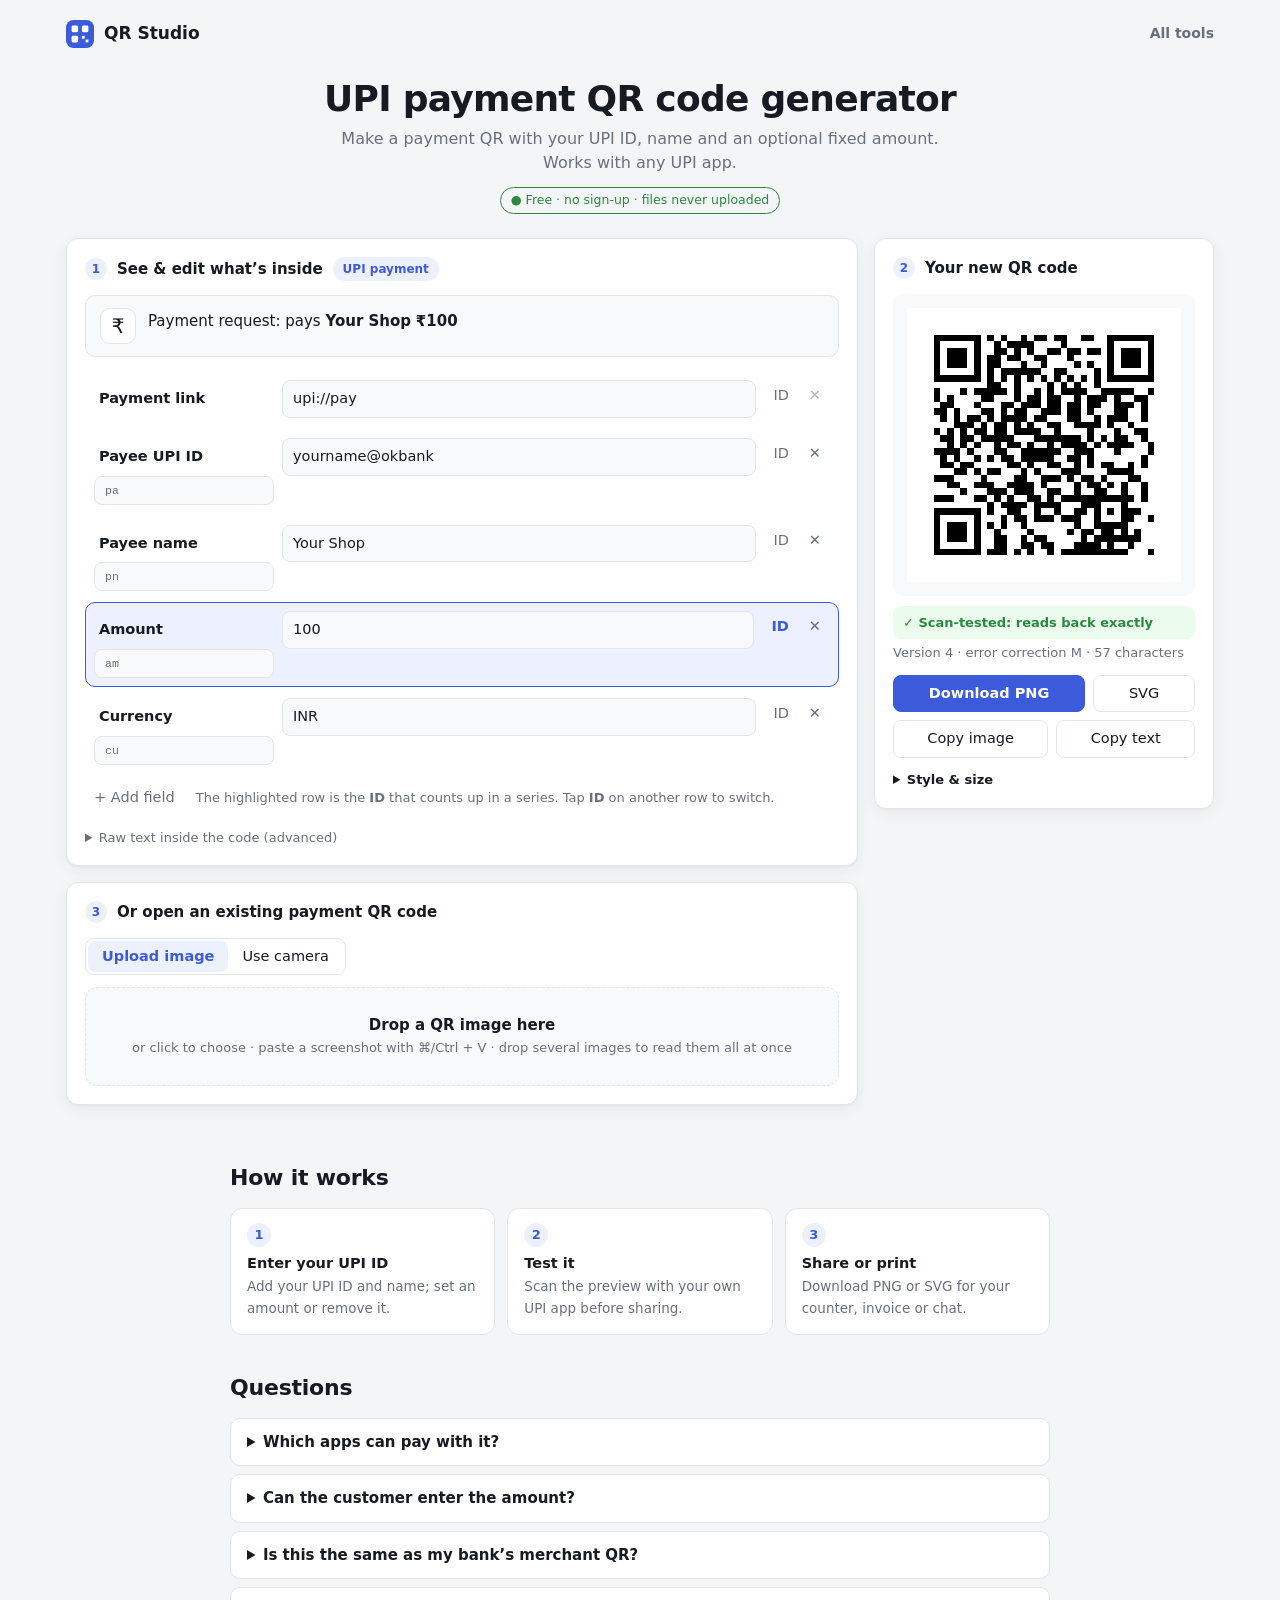
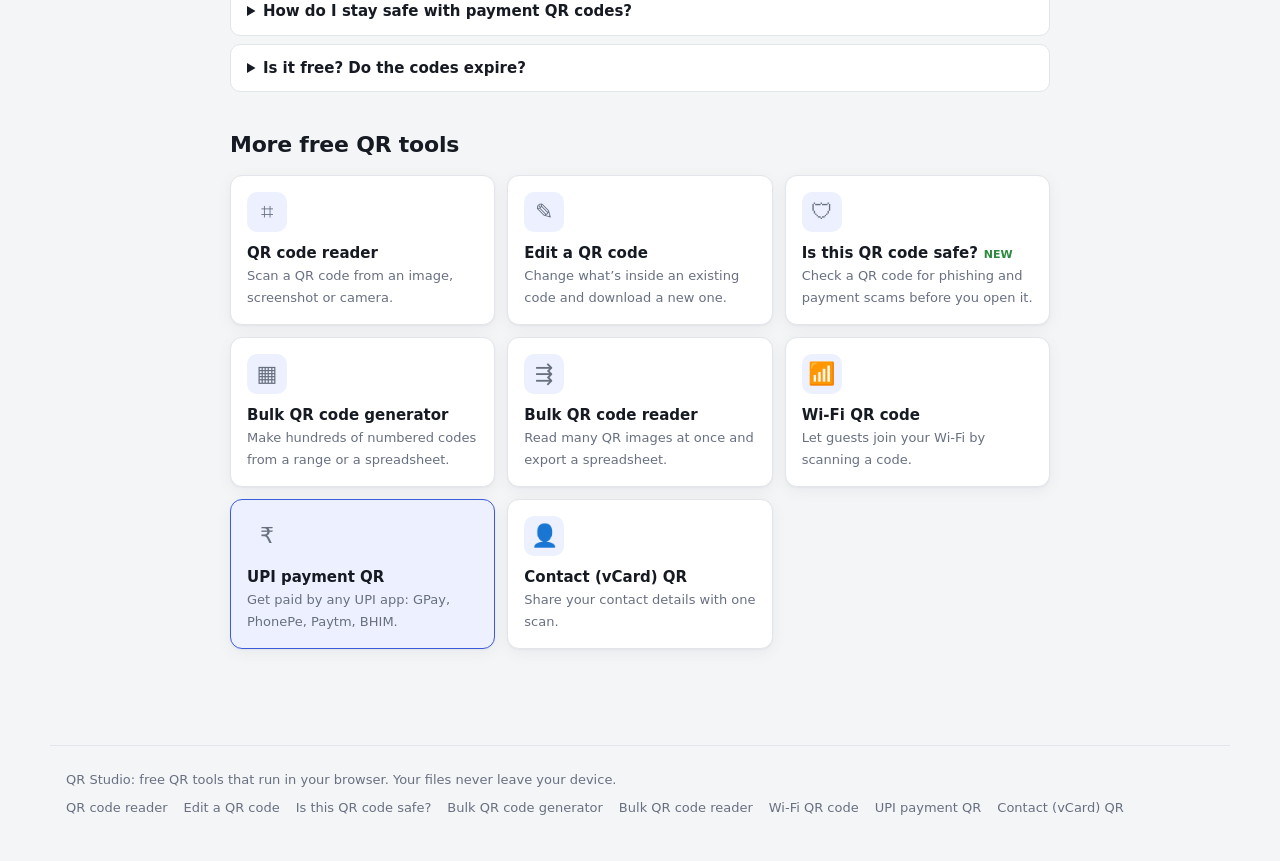
<file: upi-qr-code-generator/index.html>
<!doctype html>
<html lang="en">
<head>
<meta charset="utf-8">
<meta name="viewport" content="width=device-width, initial-scale=1">
<title>UPI QR Code Generator: Payment QR for GPay, PhonePe, Paytm, Free | QR Studio</title>
<meta name="description" content="Make a UPI payment QR code with your UPI ID, name and an optional fixed amount. Works with GPay, PhonePe, Paytm and BHIM. Free, no sign-up.">
<link rel="canonical" href="https://safi-urrehman9.github.io/qr-studio/upi-qr-code-generator/">
<meta property="og:title" content="UPI QR Code Generator: Payment QR for GPay, PhonePe, Paytm, Free | QR Studio">
<meta property="og:description" content="Make a UPI payment QR code with your UPI ID, name and an optional fixed amount. Works with GPay, PhonePe, Paytm and BHIM. Free, no sign-up.">
<meta property="og:type" content="website">
<link rel="icon" href="../assets/icon.svg" type="image/svg+xml">
<link rel="stylesheet" href="../assets/style.css">
<script src="../assets/jsQR.min.js" defer></script>
<script src="../assets/qrcode.min.js" defer></script>
<script src="../assets/jszip.min.js" defer></script>
<script src="../assets/parse.js" defer></script>
<script src="../assets/insights.js" defer></script>
<script type="module" src="../assets/app.js"></script>
<script type="application/ld+json">[{"@context": "https://schema.org", "@type": "WebApplication", "name": "UPI payment QR · QR Studio", "description": "Make a UPI payment QR code with your UPI ID, name and an optional fixed amount. Works with GPay, PhonePe, Paytm and BHIM. Free, no sign-up.", "applicationCategory": "UtilitiesApplication", "operatingSystem": "Any (web browser)", "offers": {"@type": "Offer", "price": "0", "priceCurrency": "USD"}, "url": "https://safi-urrehman9.github.io/qr-studio/upi-qr-code-generator/"}, {"@context": "https://schema.org", "@type": "FAQPage", "mainEntity": [{"@type": "Question", "name": "Which apps can pay with it?", "acceptedAnswer": {"@type": "Answer", "text": "Any UPI app, including Google Pay, PhonePe, Paytm and BHIM."}}, {"@type": "Question", "name": "Can the customer enter the amount?", "acceptedAnswer": {"@type": "Answer", "text": "Yes. Remove the Amount field (✕) and the payer types the amount in their app."}}, {"@type": "Question", "name": "Is this the same as my bank’s merchant QR?", "acceptedAnswer": {"@type": "Answer", "text": "It uses the standard UPI payment link format, which suits personal and small-business use. Registered merchants may get extra features (such as settlement reports) from their bank’s own QR."}}, {"@type": "Question", "name": "How do I stay safe with payment QR codes?", "acceptedAnswer": {"@type": "Answer", "text": "Always test your code by scanning it yourself, and check printed codes regularly: scammers sometimes stick their own code over a shop’s."}}, {"@type": "Question", "name": "Is it free? Do the codes expire?", "acceptedAnswer": {"@type": "Answer", "text": "Free, with no sign-up and no watermark. The codes are standard static QR codes: the content lives inside the code itself, not behind a redirect link we control, so they keep working forever, even if this website disappears."}}]}]</script>
</head>
<body data-tool="upi-qr-code-generator">
<div class="wrap">
  <header class="site">
    <a class="brand" href="../"><svg width="28" height="28" viewBox="0 0 30 30" aria-hidden="true"><rect width="30" height="30" rx="8" fill="var(--accent)"/><g fill="var(--accent-text)"><rect x="6" y="6" width="7" height="7" rx="1.5"/><rect x="17" y="6" width="7" height="7" rx="1.5"/><rect x="6" y="17" width="7" height="7" rx="1.5"/><rect x="17" y="17" width="3" height="3"/><rect x="21" y="21" width="3" height="3"/></g></svg>QR Studio</a>
    <nav><a href="../#tools">All tools</a></nav>
  </header>
  <div class="hero">
    <h1>UPI payment QR code generator</h1>
    <p>Make a payment QR with your UPI ID, name and an optional fixed amount. Works with any UPI app.</p>
    <span class="pill">● Free · no sign-up · files never uploaded</span>
  </div>

  <div class="grid">
    <main>
      <section class="card" id="openCard">
        <h2><span class="step"></span><span id="openTitle">Open a QR code</span></h2>
        <div class="tabs" role="tablist" id="openTabs">
          <button role="tab" aria-selected="true" data-pane="paneUpload">Upload image</button>
          <button role="tab" aria-selected="false" data-pane="paneCamera">Use camera</button>
        </div>
        <div id="paneUpload">
          <div id="drop" role="button" tabindex="0">
            <strong>Drop a QR image here</strong>
            <span class="muted">or click to choose · paste a screenshot with ⌘/Ctrl + V · drop several images to read them all at once</span>
          </div>
          <input type="file" id="file" accept="image/*" multiple hidden>
        </div>
        <div id="paneCamera" hidden>
          <div class="cam"><video id="video" playsinline muted></video><div class="cam-frame" aria-hidden="true"></div></div>
          <div class="cam-bar"><span class="muted" id="camStatus" role="status">Starting camera…</span><button id="camStop">Stop camera</button></div>
        </div>
        <div class="examples"><span class="muted">Or start from a template:</span></div>
        <div class="src" id="src" hidden><img id="srcImg" alt="The QR code that was read"><div id="decodeInfo" class="muted"></div></div>
      </section>

      <section class="card" id="bulk" hidden>
        <h2>Read <span id="bulkCount"></span> images</h2>
        <p class="muted" id="bulkInfo" style="margin-top:0"></p>
        <div class="table-wrap"><table><thead><tr><th>File</th><th>What’s inside</th><th>Type</th><th></th></tr></thead><tbody id="bulkRows"></tbody></table></div>
        <div class="actions" style="max-width:420px"><button class="primary" id="bulkCsv">Download as spreadsheet (CSV)</button><button id="bulkClose">Close</button></div>
      </section>

      <section class="card" id="insideCard">
        <h2><span class="step"></span><span id="insideTitle">See &amp; edit what’s inside</span> <span class="badge" id="format" hidden></span></h2>
        <p class="muted" id="fieldsEmpty" style="margin:0">Open a QR code or pick a template above. Its contents will show up here as simple fields you can edit.</p>
        <div class="insight" id="insight" hidden>
          <div class="ins-icon" id="insIcon" aria-hidden="true"></div>
          <div class="ins-head" id="insHead"></div>
          <ul class="flags" id="insFlags" aria-label="Safety checks"></ul>
        </div>
        <div id="fields"></div>
        <div style="display:flex;gap:12px;align-items:center;flex-wrap:wrap;margin-top:8px">
          <button class="ghost" id="addField" hidden>+ Add field</button>
          <span class="muted" id="idHint" hidden>The highlighted row is the <b>ID</b> that counts up in a series. Tap <b>ID</b> on another row to switch.</span>
        </div>
        <div class="changes" id="changes" hidden>
          <div class="changes-top"><span id="changesSummary"></span><button id="reset">↺ Reset to original</button></div>
          <ul id="changesList"></ul>
        </div>
        <div class="ai" id="aiBox" hidden>
          <p class="muted" id="aiStatus"></p>
          <button class="ghost" id="aiBtn" title="A small AI model on your device suggests names for the fields. It never changes the data.">✦ Re-run AI naming</button>
        </div>
        <details>
          <summary>Raw text inside the code (advanced)</summary>
          <textarea id="raw" rows="4" spellcheck="false" placeholder="Or type/paste any text here"></textarea>
        </details>
      </section>

      <section class="card" id="series">
        <h2><span class="step"></span>Make a series <span class="muted" style="font-weight:400">(optional)</span></h2>
        <p class="muted" style="margin-top:0">Make many codes that differ only in the ID, e.g. one per employee, ticket or asset.</p>
        <div class="tabs" role="tablist" id="seriesTabs">
          <button role="tab" aria-selected="true" data-pane="modeRange">Number range</button>
          <button role="tab" aria-selected="false" data-pane="modeCsv">From spreadsheet (CSV)</button>
        </div>
        <div id="modeRange" class="row">
          <label class="field">First ID <input type="text" id="start" size="18"></label>
          <label class="field">How many <input type="number" id="count" value="10" min="1" max="5000" style="width:100px"></label>
          <span class="muted" id="rangeHint"></span>
        </div>
        <div id="modeCsv" hidden>
          <p class="muted" style="margin-top:0">One row per code. Column names must match the field names; missing columns keep today’s values. Start from the template so the columns are right.</p>
          <div class="row"><button id="csvTemplate">Download CSV template</button><button id="csvPick">Choose CSV…</button><input type="file" id="csvFile" accept=".csv,text/csv" hidden><span class="muted" id="csvInfo"></span></div>
        </div>
        <div class="actions">
          <button id="preview">Preview</button>
          <button id="print" title="Opens your browser’s print dialog: print, or choose “Save as PDF”">🖨 Print sheet / PDF</button>
          <button class="primary" id="zip">Download all (ZIP)</button>
        </div>
        <div class="row" style="margin-top:10px"><label class="field">Printed code size
          <select id="labelSize"><option value="25">Small · 25 mm</option><option value="40" selected>Medium · 40 mm</option><option value="60">Large · 60 mm</option></select></label></div>
        <p class="muted" id="batchInfo"></p>
        <div id="batchGrid"></div>
      </section>
    </main>

    <aside class="card sticky" id="outputCard">
      <h2><span class="step"></span>Your new QR code</h2>
      <div class="preview"><canvas id="single" width="0" height="0" role="img" aria-label="Generated QR code"></canvas></div>
      <div class="verify" id="verify" hidden role="status"></div>
      <p class="muted" id="singleInfo" style="margin:4px 0 0"></p>
      <div class="actions">
        <button class="primary" id="dlOne">Download PNG</button>
        <button id="dlSvg" title="Sharp at any size, best for printing">SVG</button>
        <button id="copyImg">Copy image</button>
        <button id="copyText">Copy text</button>
      </div>
      <details class="aside-details">
        <summary>Style &amp; size</summary>
        <div class="controls">
          <label class="full">Logo in the centre
            <span class="logo-row"><img id="logoPrev" alt="" hidden><button id="logoPick" type="button">Add logo…</button><button id="logoRemove" type="button" class="ghost" hidden>Remove</button></span>
            <input type="file" id="logoFile" accept="image/*" hidden></label>
          <label>Dark colour <input type="color" id="fg" value="#000000"></label>
          <label>Light colour <input type="color" id="bg" value="#ffffff"></label>
          <label>Error correction
            <select id="ec"><option value="L">Low · 7%</option><option value="M" selected>Medium · 15%</option><option value="Q">High · 25%</option><option value="H">Max · 30%</option></select></label>
          <label>Version (grid size) <input type="number" id="ver" min="0" max="40" value="0" title="0 = smallest that fits"></label>
          <label>Pixels per square <input type="number" id="cell" min="1" max="40" value="10"></label>
          <label>White border <input type="number" id="margin" min="0" max="10" value="4"></label>
          <label class="check full"><input type="checkbox" id="caption"> Print the ID under the code</label>
        </div>
      </details>
    </aside>
  </div>
<section class="content"><h2>How it works</h2><ol class="howto"><li><b>Enter your UPI ID</b><span>Add your UPI ID and name; set an amount or remove it.</span></li><li><b>Test it</b><span>Scan the preview with your own UPI app before sharing.</span></li><li><b>Share or print</b><span>Download PNG or SVG for your counter, invoice or chat.</span></li></ol><h2>Questions</h2><div class="faq"><details><summary>Which apps can pay with it?</summary><p>Any UPI app, including Google Pay, PhonePe, Paytm and BHIM.</p></details><details><summary>Can the customer enter the amount?</summary><p>Yes. Remove the Amount field (✕) and the payer types the amount in their app.</p></details><details><summary>Is this the same as my bank’s merchant QR?</summary><p>It uses the standard UPI payment link format, which suits personal and small-business use. Registered merchants may get extra features (such as settlement reports) from their bank’s own QR.</p></details><details><summary>How do I stay safe with payment QR codes?</summary><p>Always test your code by scanning it yourself, and check printed codes regularly: scammers sometimes stick their own code over a shop’s.</p></details><details><summary>Is it free? Do the codes expire?</summary><p>Free, with no sign-up and no watermark. The codes are standard static QR codes: the content lives inside the code itself, not behind a redirect link we control, so they keep working forever, even if this website disappears.</p></details></div><h2>More free QR tools</h2><div class="tools-grid"><a class="tool-card" href="../qr-code-reader/"><span class="ic" aria-hidden="true">⌗</span><b>QR code reader</b><span>Scan a QR code from an image, screenshot or camera.</span></a><a class="tool-card" href="../edit-qr-code/"><span class="ic" aria-hidden="true">✎</span><b>Edit a QR code</b><span>Change what’s inside an existing code and download a new one.</span></a><a class="tool-card" href="../qr-code-safety-checker/"><span class="ic" aria-hidden="true">🛡</span><b>Is this QR code safe?<span class=new>NEW</span></b><span>Check a QR code for phishing and payment scams before you open it.</span></a><a class="tool-card" href="../bulk-qr-code-generator/"><span class="ic" aria-hidden="true">▦</span><b>Bulk QR code generator</b><span>Make hundreds of numbered codes from a range or a spreadsheet.</span></a><a class="tool-card" href="../bulk-qr-code-reader/"><span class="ic" aria-hidden="true">⇶</span><b>Bulk QR code reader</b><span>Read many QR images at once and export a spreadsheet.</span></a><a class="tool-card" href="../wifi-qr-code-generator/"><span class="ic" aria-hidden="true">📶</span><b>Wi-Fi QR code</b><span>Let guests join your Wi-Fi by scanning a code.</span></a><a class="tool-card" href="../upi-qr-code-generator/" aria-current=page><span class="ic" aria-hidden="true">₹</span><b>UPI payment QR</b><span>Get paid by any UPI app: GPay, PhonePe, Paytm, BHIM.</span></a><a class="tool-card" href="../vcard-qr-code-generator/"><span class="ic" aria-hidden="true">👤</span><b>Contact (vCard) QR</b><span>Share your contact details with one scan.</span></a></div></section>
</div>
<footer class="site"><span>QR Studio: free QR tools that run in your browser. Your files never leave your device.</span><nav><a href="../qr-code-reader/">QR code reader</a><a href="../edit-qr-code/">Edit a QR code</a><a href="../qr-code-safety-checker/">Is this QR code safe?</a><a href="../bulk-qr-code-generator/">Bulk QR code generator</a><a href="../bulk-qr-code-reader/">Bulk QR code reader</a><a href="../wifi-qr-code-generator/">Wi-Fi QR code</a><a href="../upi-qr-code-generator/">UPI payment QR</a><a href="../vcard-qr-code-generator/">Contact (vCard) QR</a></nav></footer>
<div id="printSheet"></div>
<div id="toast" role="status" aria-live="polite"></div>

</body>
</html>
</file>
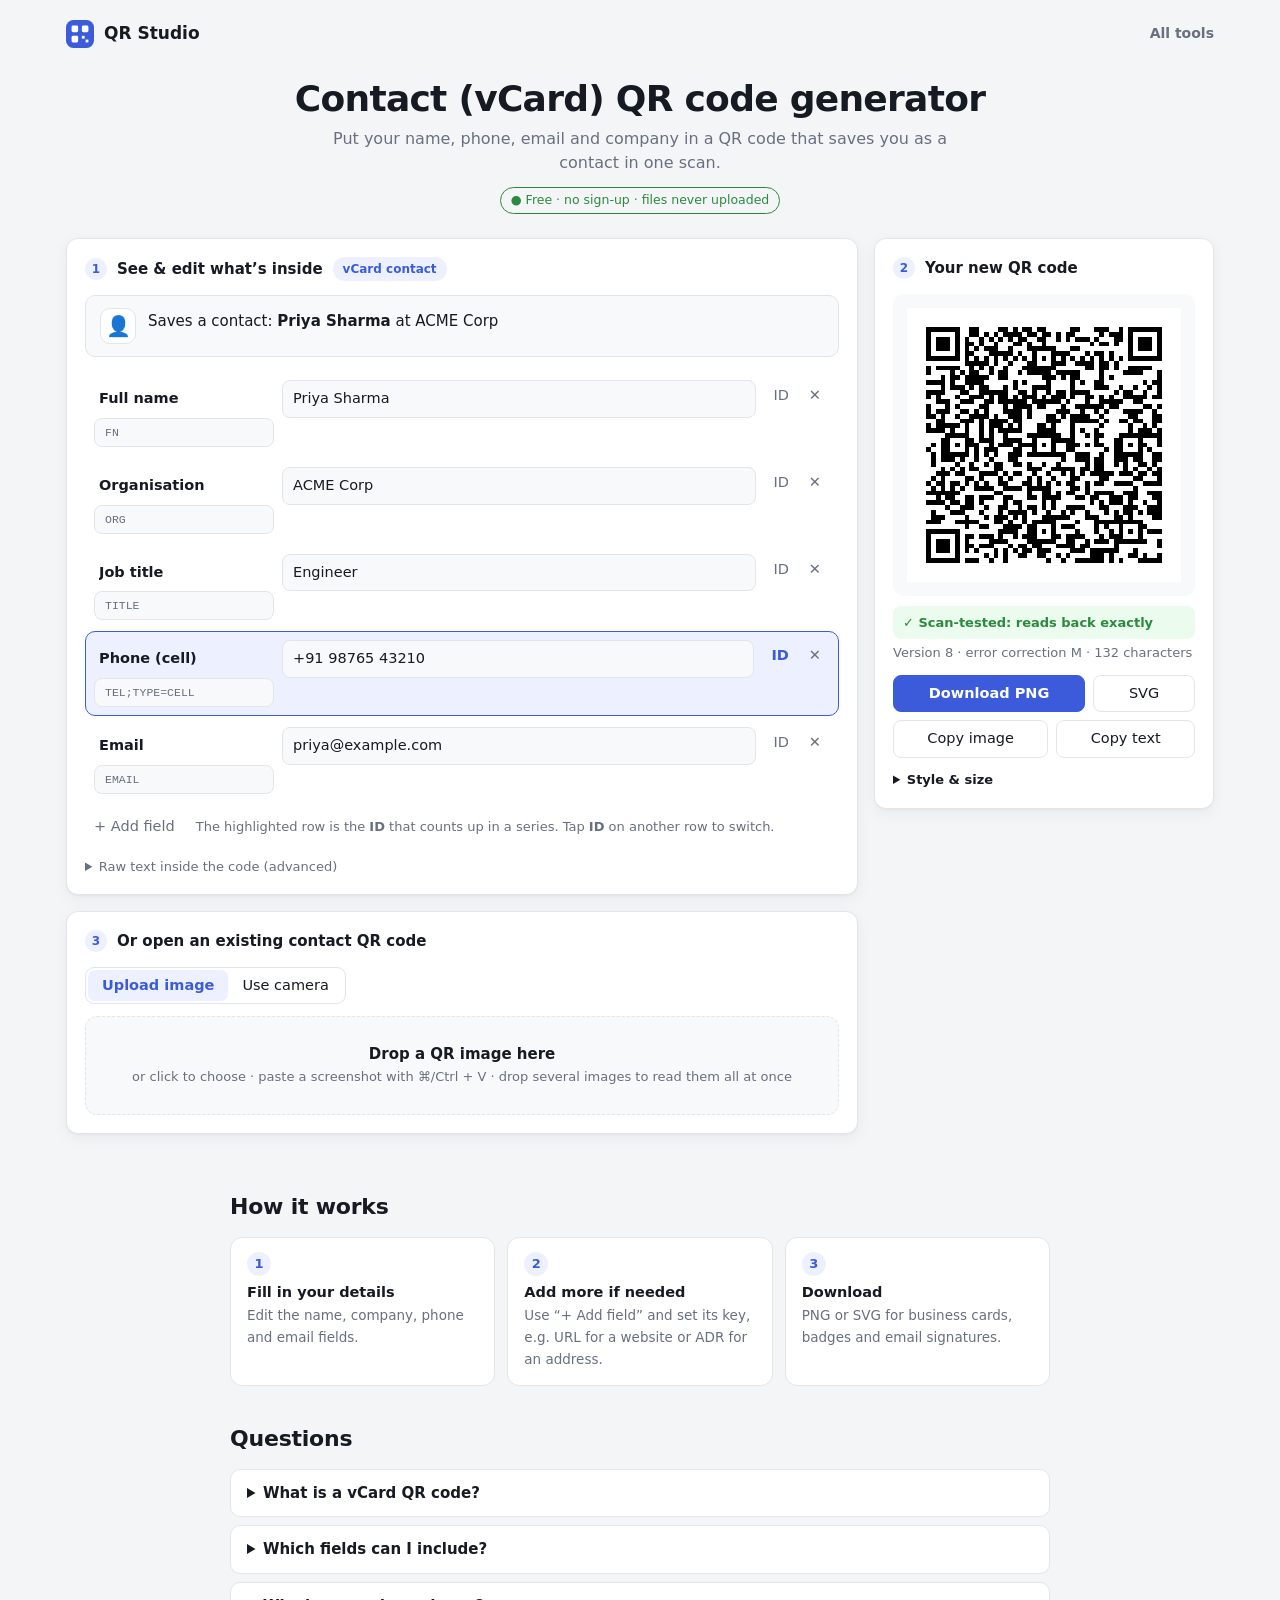
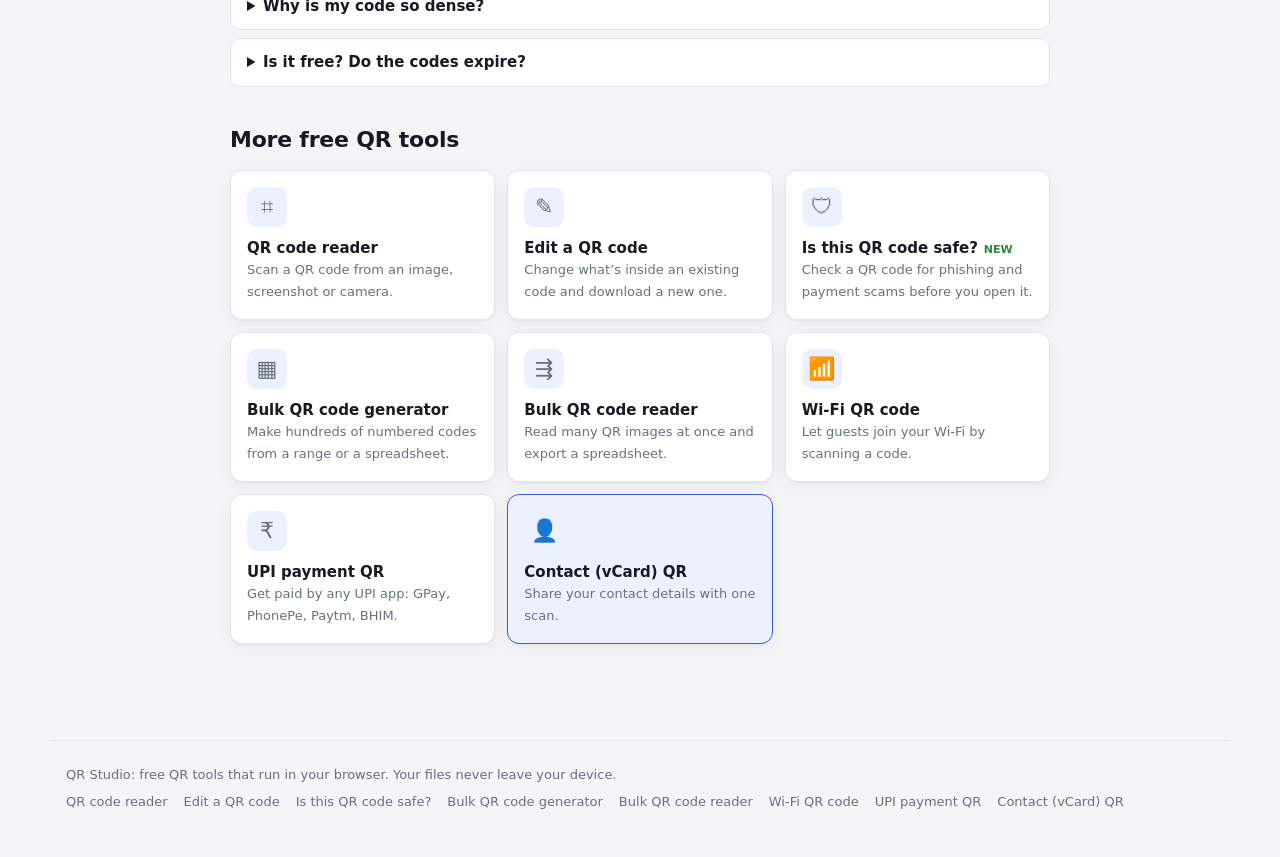
<file: vcard-qr-code-generator/index.html>
<!doctype html>
<html lang="en">
<head>
<meta charset="utf-8">
<meta name="viewport" content="width=device-width, initial-scale=1">
<title>vCard QR Code Generator: Contact QR for Business Cards, Free | QR Studio</title>
<meta name="description" content="Create a contact QR code (vCard) that saves your name, phone, email and company in one scan. Great for business cards and badges. Free, no sign-up.">
<link rel="canonical" href="https://safi-urrehman9.github.io/qr-studio/vcard-qr-code-generator/">
<meta property="og:title" content="vCard QR Code Generator: Contact QR for Business Cards, Free | QR Studio">
<meta property="og:description" content="Create a contact QR code (vCard) that saves your name, phone, email and company in one scan. Great for business cards and badges. Free, no sign-up.">
<meta property="og:type" content="website">
<link rel="icon" href="../assets/icon.svg" type="image/svg+xml">
<link rel="stylesheet" href="../assets/style.css">
<script src="../assets/jsQR.min.js" defer></script>
<script src="../assets/qrcode.min.js" defer></script>
<script src="../assets/jszip.min.js" defer></script>
<script src="../assets/parse.js" defer></script>
<script src="../assets/insights.js" defer></script>
<script type="module" src="../assets/app.js"></script>
<script type="application/ld+json">[{"@context": "https://schema.org", "@type": "WebApplication", "name": "Contact (vCard) QR · QR Studio", "description": "Create a contact QR code (vCard) that saves your name, phone, email and company in one scan. Great for business cards and badges. Free, no sign-up.", "applicationCategory": "UtilitiesApplication", "operatingSystem": "Any (web browser)", "offers": {"@type": "Offer", "price": "0", "priceCurrency": "USD"}, "url": "https://safi-urrehman9.github.io/qr-studio/vcard-qr-code-generator/"}, {"@context": "https://schema.org", "@type": "FAQPage", "mainEntity": [{"@type": "Question", "name": "What is a vCard QR code?", "acceptedAnswer": {"@type": "Answer", "text": "A QR code that holds a contact card in the standard vCard format. Phones offer to save it straight to contacts."}}, {"@type": "Question", "name": "Which fields can I include?", "acceptedAnswer": {"@type": "Answer", "text": "Name, organisation, job title, phones, emails, website (URL), address (ADR), notes and more. Each field’s key is shown under its name."}}, {"@type": "Question", "name": "Why is my code so dense?", "acceptedAnswer": {"@type": "Answer", "text": "More details mean more data. Keep only what people need, and use SVG for print so it stays sharp at small sizes."}}, {"@type": "Question", "name": "Is it free? Do the codes expire?", "acceptedAnswer": {"@type": "Answer", "text": "Free, with no sign-up and no watermark. The codes are standard static QR codes: the content lives inside the code itself, not behind a redirect link we control, so they keep working forever, even if this website disappears."}}]}]</script>
</head>
<body data-tool="vcard-qr-code-generator">
<div class="wrap">
  <header class="site">
    <a class="brand" href="../"><svg width="28" height="28" viewBox="0 0 30 30" aria-hidden="true"><rect width="30" height="30" rx="8" fill="var(--accent)"/><g fill="var(--accent-text)"><rect x="6" y="6" width="7" height="7" rx="1.5"/><rect x="17" y="6" width="7" height="7" rx="1.5"/><rect x="6" y="17" width="7" height="7" rx="1.5"/><rect x="17" y="17" width="3" height="3"/><rect x="21" y="21" width="3" height="3"/></g></svg>QR Studio</a>
    <nav><a href="../#tools">All tools</a></nav>
  </header>
  <div class="hero">
    <h1>Contact (vCard) QR code generator</h1>
    <p>Put your name, phone, email and company in a QR code that saves you as a contact in one scan.</p>
    <span class="pill">● Free · no sign-up · files never uploaded</span>
  </div>

  <div class="grid">
    <main>
      <section class="card" id="openCard">
        <h2><span class="step"></span><span id="openTitle">Open a QR code</span></h2>
        <div class="tabs" role="tablist" id="openTabs">
          <button role="tab" aria-selected="true" data-pane="paneUpload">Upload image</button>
          <button role="tab" aria-selected="false" data-pane="paneCamera">Use camera</button>
        </div>
        <div id="paneUpload">
          <div id="drop" role="button" tabindex="0">
            <strong>Drop a QR image here</strong>
            <span class="muted">or click to choose · paste a screenshot with ⌘/Ctrl + V · drop several images to read them all at once</span>
          </div>
          <input type="file" id="file" accept="image/*" multiple hidden>
        </div>
        <div id="paneCamera" hidden>
          <div class="cam"><video id="video" playsinline muted></video><div class="cam-frame" aria-hidden="true"></div></div>
          <div class="cam-bar"><span class="muted" id="camStatus" role="status">Starting camera…</span><button id="camStop">Stop camera</button></div>
        </div>
        <div class="examples"><span class="muted">Or start from a template:</span></div>
        <div class="src" id="src" hidden><img id="srcImg" alt="The QR code that was read"><div id="decodeInfo" class="muted"></div></div>
      </section>

      <section class="card" id="bulk" hidden>
        <h2>Read <span id="bulkCount"></span> images</h2>
        <p class="muted" id="bulkInfo" style="margin-top:0"></p>
        <div class="table-wrap"><table><thead><tr><th>File</th><th>What’s inside</th><th>Type</th><th></th></tr></thead><tbody id="bulkRows"></tbody></table></div>
        <div class="actions" style="max-width:420px"><button class="primary" id="bulkCsv">Download as spreadsheet (CSV)</button><button id="bulkClose">Close</button></div>
      </section>

      <section class="card" id="insideCard">
        <h2><span class="step"></span><span id="insideTitle">See &amp; edit what’s inside</span> <span class="badge" id="format" hidden></span></h2>
        <p class="muted" id="fieldsEmpty" style="margin:0">Open a QR code or pick a template above. Its contents will show up here as simple fields you can edit.</p>
        <div class="insight" id="insight" hidden>
          <div class="ins-icon" id="insIcon" aria-hidden="true"></div>
          <div class="ins-head" id="insHead"></div>
          <ul class="flags" id="insFlags" aria-label="Safety checks"></ul>
        </div>
        <div id="fields"></div>
        <div style="display:flex;gap:12px;align-items:center;flex-wrap:wrap;margin-top:8px">
          <button class="ghost" id="addField" hidden>+ Add field</button>
          <span class="muted" id="idHint" hidden>The highlighted row is the <b>ID</b> that counts up in a series. Tap <b>ID</b> on another row to switch.</span>
        </div>
        <div class="changes" id="changes" hidden>
          <div class="changes-top"><span id="changesSummary"></span><button id="reset">↺ Reset to original</button></div>
          <ul id="changesList"></ul>
        </div>
        <div class="ai" id="aiBox" hidden>
          <p class="muted" id="aiStatus"></p>
          <button class="ghost" id="aiBtn" title="A small AI model on your device suggests names for the fields. It never changes the data.">✦ Re-run AI naming</button>
        </div>
        <details>
          <summary>Raw text inside the code (advanced)</summary>
          <textarea id="raw" rows="4" spellcheck="false" placeholder="Or type/paste any text here"></textarea>
        </details>
      </section>

      <section class="card" id="series">
        <h2><span class="step"></span>Make a series <span class="muted" style="font-weight:400">(optional)</span></h2>
        <p class="muted" style="margin-top:0">Make many codes that differ only in the ID, e.g. one per employee, ticket or asset.</p>
        <div class="tabs" role="tablist" id="seriesTabs">
          <button role="tab" aria-selected="true" data-pane="modeRange">Number range</button>
          <button role="tab" aria-selected="false" data-pane="modeCsv">From spreadsheet (CSV)</button>
        </div>
        <div id="modeRange" class="row">
          <label class="field">First ID <input type="text" id="start" size="18"></label>
          <label class="field">How many <input type="number" id="count" value="10" min="1" max="5000" style="width:100px"></label>
          <span class="muted" id="rangeHint"></span>
        </div>
        <div id="modeCsv" hidden>
          <p class="muted" style="margin-top:0">One row per code. Column names must match the field names; missing columns keep today’s values. Start from the template so the columns are right.</p>
          <div class="row"><button id="csvTemplate">Download CSV template</button><button id="csvPick">Choose CSV…</button><input type="file" id="csvFile" accept=".csv,text/csv" hidden><span class="muted" id="csvInfo"></span></div>
        </div>
        <div class="actions">
          <button id="preview">Preview</button>
          <button id="print" title="Opens your browser’s print dialog: print, or choose “Save as PDF”">🖨 Print sheet / PDF</button>
          <button class="primary" id="zip">Download all (ZIP)</button>
        </div>
        <div class="row" style="margin-top:10px"><label class="field">Printed code size
          <select id="labelSize"><option value="25">Small · 25 mm</option><option value="40" selected>Medium · 40 mm</option><option value="60">Large · 60 mm</option></select></label></div>
        <p class="muted" id="batchInfo"></p>
        <div id="batchGrid"></div>
      </section>
    </main>

    <aside class="card sticky" id="outputCard">
      <h2><span class="step"></span>Your new QR code</h2>
      <div class="preview"><canvas id="single" width="0" height="0" role="img" aria-label="Generated QR code"></canvas></div>
      <div class="verify" id="verify" hidden role="status"></div>
      <p class="muted" id="singleInfo" style="margin:4px 0 0"></p>
      <div class="actions">
        <button class="primary" id="dlOne">Download PNG</button>
        <button id="dlSvg" title="Sharp at any size, best for printing">SVG</button>
        <button id="copyImg">Copy image</button>
        <button id="copyText">Copy text</button>
      </div>
      <details class="aside-details">
        <summary>Style &amp; size</summary>
        <div class="controls">
          <label class="full">Logo in the centre
            <span class="logo-row"><img id="logoPrev" alt="" hidden><button id="logoPick" type="button">Add logo…</button><button id="logoRemove" type="button" class="ghost" hidden>Remove</button></span>
            <input type="file" id="logoFile" accept="image/*" hidden></label>
          <label>Dark colour <input type="color" id="fg" value="#000000"></label>
          <label>Light colour <input type="color" id="bg" value="#ffffff"></label>
          <label>Error correction
            <select id="ec"><option value="L">Low · 7%</option><option value="M" selected>Medium · 15%</option><option value="Q">High · 25%</option><option value="H">Max · 30%</option></select></label>
          <label>Version (grid size) <input type="number" id="ver" min="0" max="40" value="0" title="0 = smallest that fits"></label>
          <label>Pixels per square <input type="number" id="cell" min="1" max="40" value="10"></label>
          <label>White border <input type="number" id="margin" min="0" max="10" value="4"></label>
          <label class="check full"><input type="checkbox" id="caption"> Print the ID under the code</label>
        </div>
      </details>
    </aside>
  </div>
<section class="content"><h2>How it works</h2><ol class="howto"><li><b>Fill in your details</b><span>Edit the name, company, phone and email fields.</span></li><li><b>Add more if needed</b><span>Use “+ Add field” and set its key, e.g. URL for a website or ADR for an address.</span></li><li><b>Download</b><span>PNG or SVG for business cards, badges and email signatures.</span></li></ol><h2>Questions</h2><div class="faq"><details><summary>What is a vCard QR code?</summary><p>A QR code that holds a contact card in the standard vCard format. Phones offer to save it straight to contacts.</p></details><details><summary>Which fields can I include?</summary><p>Name, organisation, job title, phones, emails, website (URL), address (ADR), notes and more. Each field’s key is shown under its name.</p></details><details><summary>Why is my code so dense?</summary><p>More details mean more data. Keep only what people need, and use SVG for print so it stays sharp at small sizes.</p></details><details><summary>Is it free? Do the codes expire?</summary><p>Free, with no sign-up and no watermark. The codes are standard static QR codes: the content lives inside the code itself, not behind a redirect link we control, so they keep working forever, even if this website disappears.</p></details></div><h2>More free QR tools</h2><div class="tools-grid"><a class="tool-card" href="../qr-code-reader/"><span class="ic" aria-hidden="true">⌗</span><b>QR code reader</b><span>Scan a QR code from an image, screenshot or camera.</span></a><a class="tool-card" href="../edit-qr-code/"><span class="ic" aria-hidden="true">✎</span><b>Edit a QR code</b><span>Change what’s inside an existing code and download a new one.</span></a><a class="tool-card" href="../qr-code-safety-checker/"><span class="ic" aria-hidden="true">🛡</span><b>Is this QR code safe?<span class=new>NEW</span></b><span>Check a QR code for phishing and payment scams before you open it.</span></a><a class="tool-card" href="../bulk-qr-code-generator/"><span class="ic" aria-hidden="true">▦</span><b>Bulk QR code generator</b><span>Make hundreds of numbered codes from a range or a spreadsheet.</span></a><a class="tool-card" href="../bulk-qr-code-reader/"><span class="ic" aria-hidden="true">⇶</span><b>Bulk QR code reader</b><span>Read many QR images at once and export a spreadsheet.</span></a><a class="tool-card" href="../wifi-qr-code-generator/"><span class="ic" aria-hidden="true">📶</span><b>Wi-Fi QR code</b><span>Let guests join your Wi-Fi by scanning a code.</span></a><a class="tool-card" href="../upi-qr-code-generator/"><span class="ic" aria-hidden="true">₹</span><b>UPI payment QR</b><span>Get paid by any UPI app: GPay, PhonePe, Paytm, BHIM.</span></a><a class="tool-card" href="../vcard-qr-code-generator/" aria-current=page><span class="ic" aria-hidden="true">👤</span><b>Contact (vCard) QR</b><span>Share your contact details with one scan.</span></a></div></section>
</div>
<footer class="site"><span>QR Studio: free QR tools that run in your browser. Your files never leave your device.</span><nav><a href="../qr-code-reader/">QR code reader</a><a href="../edit-qr-code/">Edit a QR code</a><a href="../qr-code-safety-checker/">Is this QR code safe?</a><a href="../bulk-qr-code-generator/">Bulk QR code generator</a><a href="../bulk-qr-code-reader/">Bulk QR code reader</a><a href="../wifi-qr-code-generator/">Wi-Fi QR code</a><a href="../upi-qr-code-generator/">UPI payment QR</a><a href="../vcard-qr-code-generator/">Contact (vCard) QR</a></nav></footer>
<div id="printSheet"></div>
<div id="toast" role="status" aria-live="polite"></div>

</body>
</html>
</file>
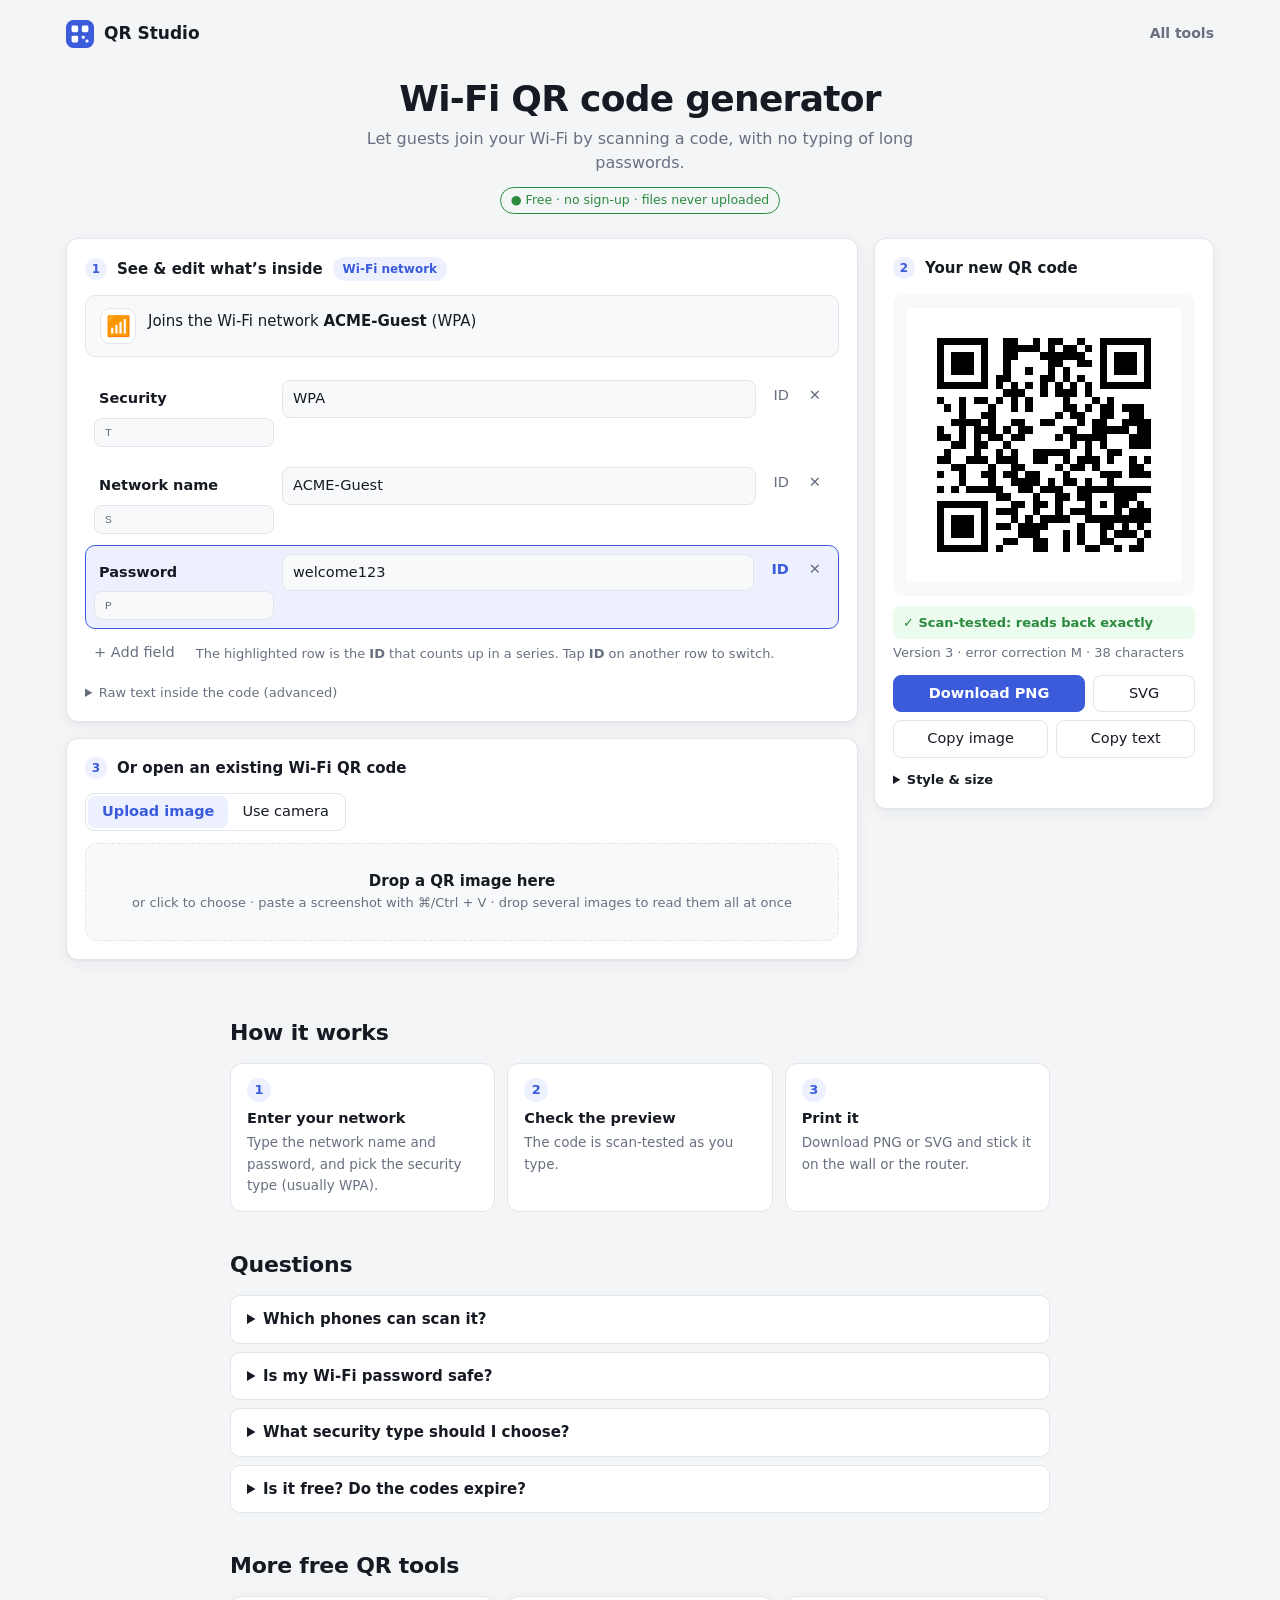
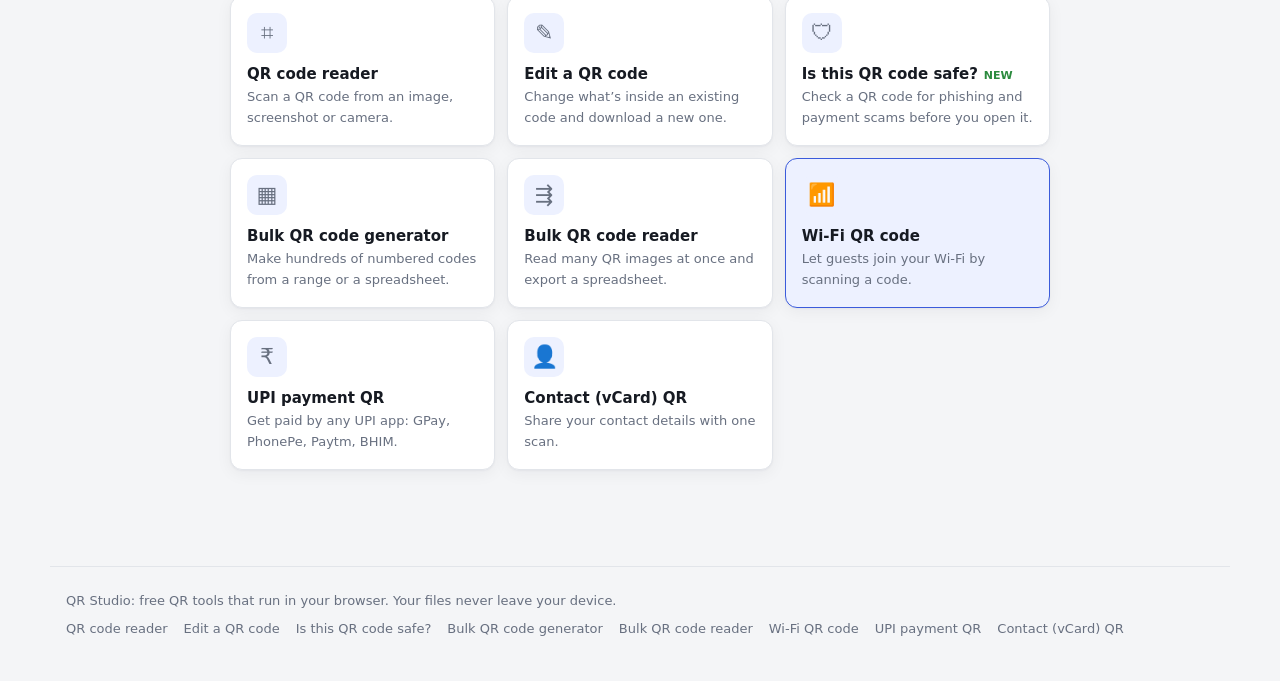
<file: wifi-qr-code-generator/index.html>
<!doctype html>
<html lang="en">
<head>
<meta charset="utf-8">
<meta name="viewport" content="width=device-width, initial-scale=1">
<title>Wi-Fi QR Code Generator: Share Your Wi-Fi Password, Free | QR Studio</title>
<meta name="description" content="Create a QR code that joins your Wi-Fi network when scanned, with no typing of passwords. Free, no sign-up, your password never leaves your device.">
<link rel="canonical" href="https://safi-urrehman9.github.io/qr-studio/wifi-qr-code-generator/">
<meta property="og:title" content="Wi-Fi QR Code Generator: Share Your Wi-Fi Password, Free | QR Studio">
<meta property="og:description" content="Create a QR code that joins your Wi-Fi network when scanned, with no typing of passwords. Free, no sign-up, your password never leaves your device.">
<meta property="og:type" content="website">
<link rel="icon" href="../assets/icon.svg" type="image/svg+xml">
<link rel="stylesheet" href="../assets/style.css">
<script src="../assets/jsQR.min.js" defer></script>
<script src="../assets/qrcode.min.js" defer></script>
<script src="../assets/jszip.min.js" defer></script>
<script src="../assets/parse.js" defer></script>
<script src="../assets/insights.js" defer></script>
<script type="module" src="../assets/app.js"></script>
<script type="application/ld+json">[{"@context": "https://schema.org", "@type": "WebApplication", "name": "Wi-Fi QR code · QR Studio", "description": "Create a QR code that joins your Wi-Fi network when scanned, with no typing of passwords. Free, no sign-up, your password never leaves your device.", "applicationCategory": "UtilitiesApplication", "operatingSystem": "Any (web browser)", "offers": {"@type": "Offer", "price": "0", "priceCurrency": "USD"}, "url": "https://safi-urrehman9.github.io/qr-studio/wifi-qr-code-generator/"}, {"@context": "https://schema.org", "@type": "FAQPage", "mainEntity": [{"@type": "Question", "name": "Which phones can scan it?", "acceptedAnswer": {"@type": "Answer", "text": "Most modern iPhone and Android camera apps offer to join the network straight away."}}, {"@type": "Question", "name": "Is my Wi-Fi password safe?", "acceptedAnswer": {"@type": "Answer", "text": "It is created in your browser and never sent anywhere. But the password is stored inside the code, so anyone who can scan the printed code can join."}}, {"@type": "Question", "name": "What security type should I choose?", "acceptedAnswer": {"@type": "Answer", "text": "Use WPA for almost all home and office routers (it covers WPA2 too). Use “nopass” only for open networks."}}, {"@type": "Question", "name": "Is it free? Do the codes expire?", "acceptedAnswer": {"@type": "Answer", "text": "Free, with no sign-up and no watermark. The codes are standard static QR codes: the content lives inside the code itself, not behind a redirect link we control, so they keep working forever, even if this website disappears."}}]}]</script>
</head>
<body data-tool="wifi-qr-code-generator">
<div class="wrap">
  <header class="site">
    <a class="brand" href="../"><svg width="28" height="28" viewBox="0 0 30 30" aria-hidden="true"><rect width="30" height="30" rx="8" fill="var(--accent)"/><g fill="var(--accent-text)"><rect x="6" y="6" width="7" height="7" rx="1.5"/><rect x="17" y="6" width="7" height="7" rx="1.5"/><rect x="6" y="17" width="7" height="7" rx="1.5"/><rect x="17" y="17" width="3" height="3"/><rect x="21" y="21" width="3" height="3"/></g></svg>QR Studio</a>
    <nav><a href="../#tools">All tools</a></nav>
  </header>
  <div class="hero">
    <h1>Wi-Fi QR code generator</h1>
    <p>Let guests join your Wi-Fi by scanning a code, with no typing of long passwords.</p>
    <span class="pill">● Free · no sign-up · files never uploaded</span>
  </div>

  <div class="grid">
    <main>
      <section class="card" id="openCard">
        <h2><span class="step"></span><span id="openTitle">Open a QR code</span></h2>
        <div class="tabs" role="tablist" id="openTabs">
          <button role="tab" aria-selected="true" data-pane="paneUpload">Upload image</button>
          <button role="tab" aria-selected="false" data-pane="paneCamera">Use camera</button>
        </div>
        <div id="paneUpload">
          <div id="drop" role="button" tabindex="0">
            <strong>Drop a QR image here</strong>
            <span class="muted">or click to choose · paste a screenshot with ⌘/Ctrl + V · drop several images to read them all at once</span>
          </div>
          <input type="file" id="file" accept="image/*" multiple hidden>
        </div>
        <div id="paneCamera" hidden>
          <div class="cam"><video id="video" playsinline muted></video><div class="cam-frame" aria-hidden="true"></div></div>
          <div class="cam-bar"><span class="muted" id="camStatus" role="status">Starting camera…</span><button id="camStop">Stop camera</button></div>
        </div>
        <div class="examples"><span class="muted">Or start from a template:</span></div>
        <div class="src" id="src" hidden><img id="srcImg" alt="The QR code that was read"><div id="decodeInfo" class="muted"></div></div>
      </section>

      <section class="card" id="bulk" hidden>
        <h2>Read <span id="bulkCount"></span> images</h2>
        <p class="muted" id="bulkInfo" style="margin-top:0"></p>
        <div class="table-wrap"><table><thead><tr><th>File</th><th>What’s inside</th><th>Type</th><th></th></tr></thead><tbody id="bulkRows"></tbody></table></div>
        <div class="actions" style="max-width:420px"><button class="primary" id="bulkCsv">Download as spreadsheet (CSV)</button><button id="bulkClose">Close</button></div>
      </section>

      <section class="card" id="insideCard">
        <h2><span class="step"></span><span id="insideTitle">See &amp; edit what’s inside</span> <span class="badge" id="format" hidden></span></h2>
        <p class="muted" id="fieldsEmpty" style="margin:0">Open a QR code or pick a template above. Its contents will show up here as simple fields you can edit.</p>
        <div class="insight" id="insight" hidden>
          <div class="ins-icon" id="insIcon" aria-hidden="true"></div>
          <div class="ins-head" id="insHead"></div>
          <ul class="flags" id="insFlags" aria-label="Safety checks"></ul>
        </div>
        <div id="fields"></div>
        <div style="display:flex;gap:12px;align-items:center;flex-wrap:wrap;margin-top:8px">
          <button class="ghost" id="addField" hidden>+ Add field</button>
          <span class="muted" id="idHint" hidden>The highlighted row is the <b>ID</b> that counts up in a series. Tap <b>ID</b> on another row to switch.</span>
        </div>
        <div class="changes" id="changes" hidden>
          <div class="changes-top"><span id="changesSummary"></span><button id="reset">↺ Reset to original</button></div>
          <ul id="changesList"></ul>
        </div>
        <div class="ai" id="aiBox" hidden>
          <p class="muted" id="aiStatus"></p>
          <button class="ghost" id="aiBtn" title="A small AI model on your device suggests names for the fields. It never changes the data.">✦ Re-run AI naming</button>
        </div>
        <details>
          <summary>Raw text inside the code (advanced)</summary>
          <textarea id="raw" rows="4" spellcheck="false" placeholder="Or type/paste any text here"></textarea>
        </details>
      </section>

      <section class="card" id="series">
        <h2><span class="step"></span>Make a series <span class="muted" style="font-weight:400">(optional)</span></h2>
        <p class="muted" style="margin-top:0">Make many codes that differ only in the ID, e.g. one per employee, ticket or asset.</p>
        <div class="tabs" role="tablist" id="seriesTabs">
          <button role="tab" aria-selected="true" data-pane="modeRange">Number range</button>
          <button role="tab" aria-selected="false" data-pane="modeCsv">From spreadsheet (CSV)</button>
        </div>
        <div id="modeRange" class="row">
          <label class="field">First ID <input type="text" id="start" size="18"></label>
          <label class="field">How many <input type="number" id="count" value="10" min="1" max="5000" style="width:100px"></label>
          <span class="muted" id="rangeHint"></span>
        </div>
        <div id="modeCsv" hidden>
          <p class="muted" style="margin-top:0">One row per code. Column names must match the field names; missing columns keep today’s values. Start from the template so the columns are right.</p>
          <div class="row"><button id="csvTemplate">Download CSV template</button><button id="csvPick">Choose CSV…</button><input type="file" id="csvFile" accept=".csv,text/csv" hidden><span class="muted" id="csvInfo"></span></div>
        </div>
        <div class="actions">
          <button id="preview">Preview</button>
          <button id="print" title="Opens your browser’s print dialog: print, or choose “Save as PDF”">🖨 Print sheet / PDF</button>
          <button class="primary" id="zip">Download all (ZIP)</button>
        </div>
        <div class="row" style="margin-top:10px"><label class="field">Printed code size
          <select id="labelSize"><option value="25">Small · 25 mm</option><option value="40" selected>Medium · 40 mm</option><option value="60">Large · 60 mm</option></select></label></div>
        <p class="muted" id="batchInfo"></p>
        <div id="batchGrid"></div>
      </section>
    </main>

    <aside class="card sticky" id="outputCard">
      <h2><span class="step"></span>Your new QR code</h2>
      <div class="preview"><canvas id="single" width="0" height="0" role="img" aria-label="Generated QR code"></canvas></div>
      <div class="verify" id="verify" hidden role="status"></div>
      <p class="muted" id="singleInfo" style="margin:4px 0 0"></p>
      <div class="actions">
        <button class="primary" id="dlOne">Download PNG</button>
        <button id="dlSvg" title="Sharp at any size, best for printing">SVG</button>
        <button id="copyImg">Copy image</button>
        <button id="copyText">Copy text</button>
      </div>
      <details class="aside-details">
        <summary>Style &amp; size</summary>
        <div class="controls">
          <label class="full">Logo in the centre
            <span class="logo-row"><img id="logoPrev" alt="" hidden><button id="logoPick" type="button">Add logo…</button><button id="logoRemove" type="button" class="ghost" hidden>Remove</button></span>
            <input type="file" id="logoFile" accept="image/*" hidden></label>
          <label>Dark colour <input type="color" id="fg" value="#000000"></label>
          <label>Light colour <input type="color" id="bg" value="#ffffff"></label>
          <label>Error correction
            <select id="ec"><option value="L">Low · 7%</option><option value="M" selected>Medium · 15%</option><option value="Q">High · 25%</option><option value="H">Max · 30%</option></select></label>
          <label>Version (grid size) <input type="number" id="ver" min="0" max="40" value="0" title="0 = smallest that fits"></label>
          <label>Pixels per square <input type="number" id="cell" min="1" max="40" value="10"></label>
          <label>White border <input type="number" id="margin" min="0" max="10" value="4"></label>
          <label class="check full"><input type="checkbox" id="caption"> Print the ID under the code</label>
        </div>
      </details>
    </aside>
  </div>
<section class="content"><h2>How it works</h2><ol class="howto"><li><b>Enter your network</b><span>Type the network name and password, and pick the security type (usually WPA).</span></li><li><b>Check the preview</b><span>The code is scan-tested as you type.</span></li><li><b>Print it</b><span>Download PNG or SVG and stick it on the wall or the router.</span></li></ol><h2>Questions</h2><div class="faq"><details><summary>Which phones can scan it?</summary><p>Most modern iPhone and Android camera apps offer to join the network straight away.</p></details><details><summary>Is my Wi-Fi password safe?</summary><p>It is created in your browser and never sent anywhere. But the password is stored inside the code, so anyone who can scan the printed code can join.</p></details><details><summary>What security type should I choose?</summary><p>Use WPA for almost all home and office routers (it covers WPA2 too). Use “nopass” only for open networks.</p></details><details><summary>Is it free? Do the codes expire?</summary><p>Free, with no sign-up and no watermark. The codes are standard static QR codes: the content lives inside the code itself, not behind a redirect link we control, so they keep working forever, even if this website disappears.</p></details></div><h2>More free QR tools</h2><div class="tools-grid"><a class="tool-card" href="../qr-code-reader/"><span class="ic" aria-hidden="true">⌗</span><b>QR code reader</b><span>Scan a QR code from an image, screenshot or camera.</span></a><a class="tool-card" href="../edit-qr-code/"><span class="ic" aria-hidden="true">✎</span><b>Edit a QR code</b><span>Change what’s inside an existing code and download a new one.</span></a><a class="tool-card" href="../qr-code-safety-checker/"><span class="ic" aria-hidden="true">🛡</span><b>Is this QR code safe?<span class=new>NEW</span></b><span>Check a QR code for phishing and payment scams before you open it.</span></a><a class="tool-card" href="../bulk-qr-code-generator/"><span class="ic" aria-hidden="true">▦</span><b>Bulk QR code generator</b><span>Make hundreds of numbered codes from a range or a spreadsheet.</span></a><a class="tool-card" href="../bulk-qr-code-reader/"><span class="ic" aria-hidden="true">⇶</span><b>Bulk QR code reader</b><span>Read many QR images at once and export a spreadsheet.</span></a><a class="tool-card" href="../wifi-qr-code-generator/" aria-current=page><span class="ic" aria-hidden="true">📶</span><b>Wi-Fi QR code</b><span>Let guests join your Wi-Fi by scanning a code.</span></a><a class="tool-card" href="../upi-qr-code-generator/"><span class="ic" aria-hidden="true">₹</span><b>UPI payment QR</b><span>Get paid by any UPI app: GPay, PhonePe, Paytm, BHIM.</span></a><a class="tool-card" href="../vcard-qr-code-generator/"><span class="ic" aria-hidden="true">👤</span><b>Contact (vCard) QR</b><span>Share your contact details with one scan.</span></a></div></section>
</div>
<footer class="site"><span>QR Studio: free QR tools that run in your browser. Your files never leave your device.</span><nav><a href="../qr-code-reader/">QR code reader</a><a href="../edit-qr-code/">Edit a QR code</a><a href="../qr-code-safety-checker/">Is this QR code safe?</a><a href="../bulk-qr-code-generator/">Bulk QR code generator</a><a href="../bulk-qr-code-reader/">Bulk QR code reader</a><a href="../wifi-qr-code-generator/">Wi-Fi QR code</a><a href="../upi-qr-code-generator/">UPI payment QR</a><a href="../vcard-qr-code-generator/">Contact (vCard) QR</a></nav></footer>
<div id="printSheet"></div>
<div id="toast" role="status" aria-live="polite"></div>

</body>
</html>
</file>
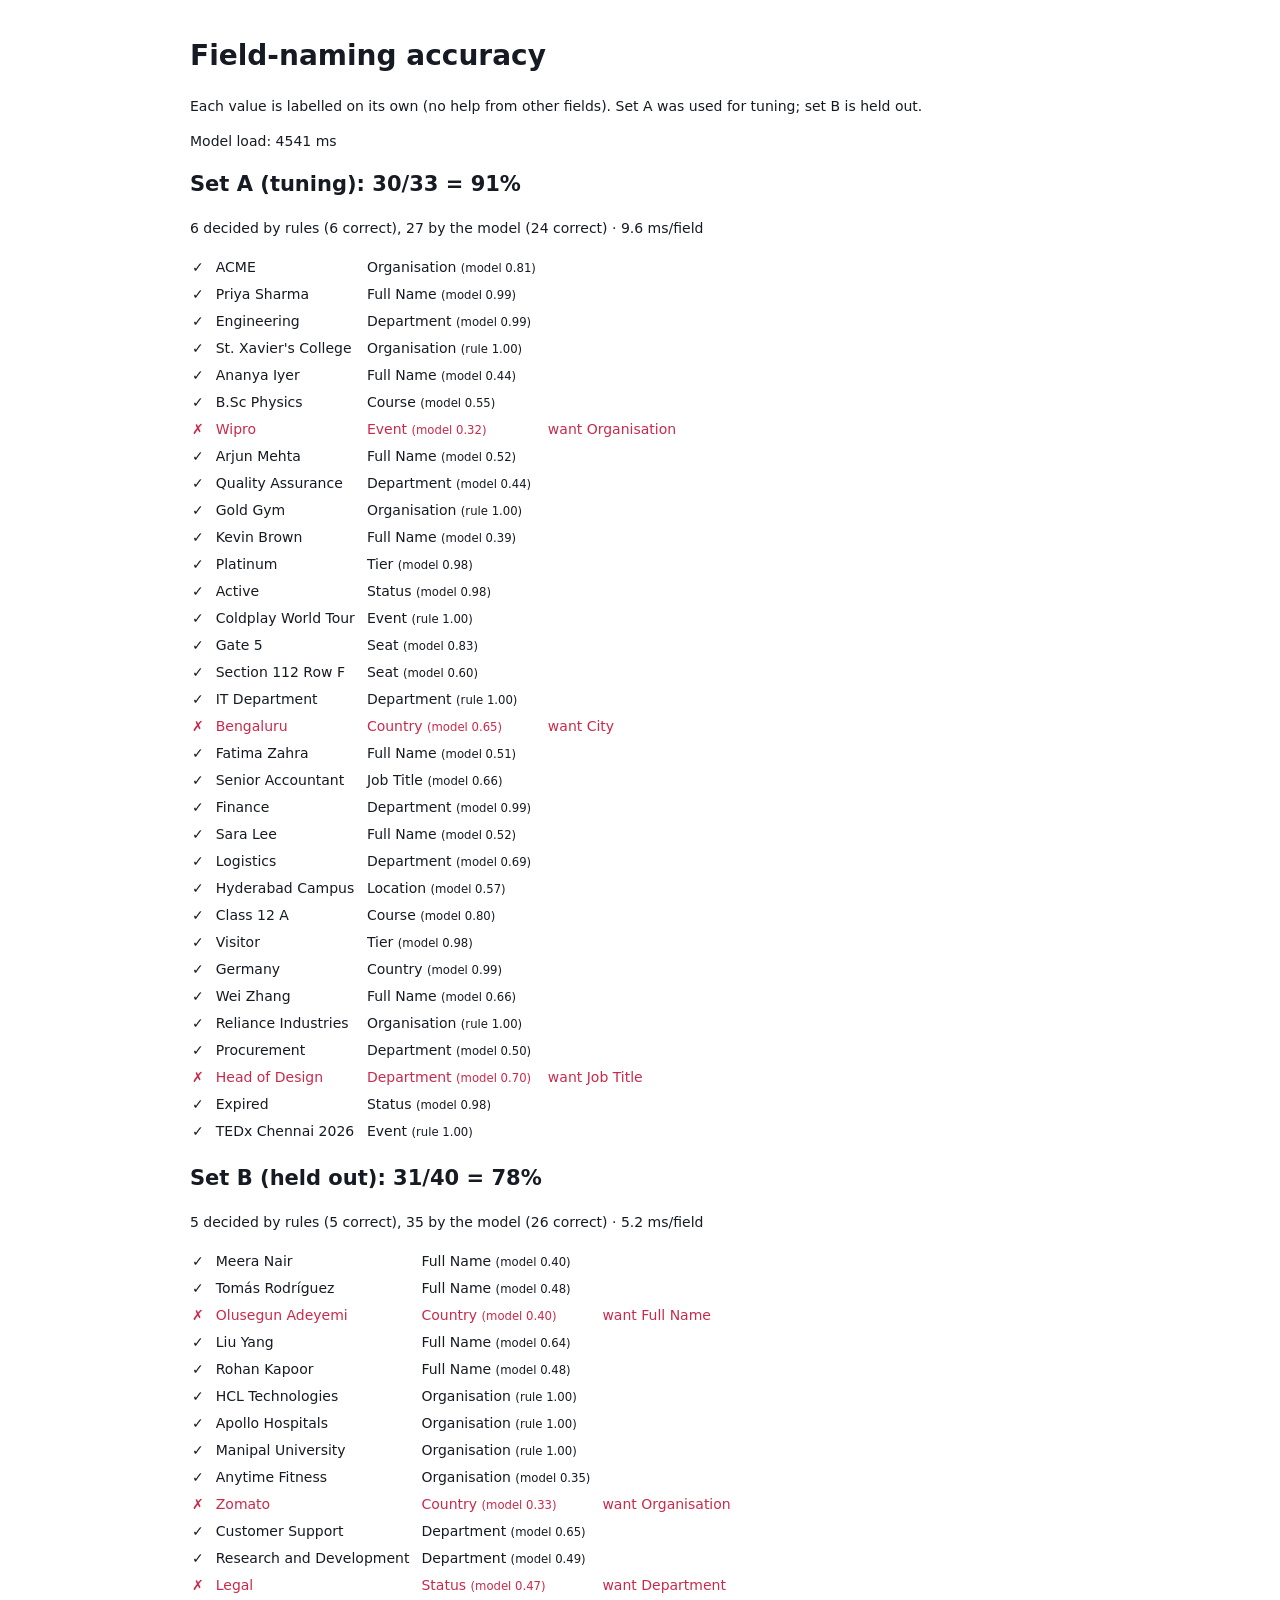
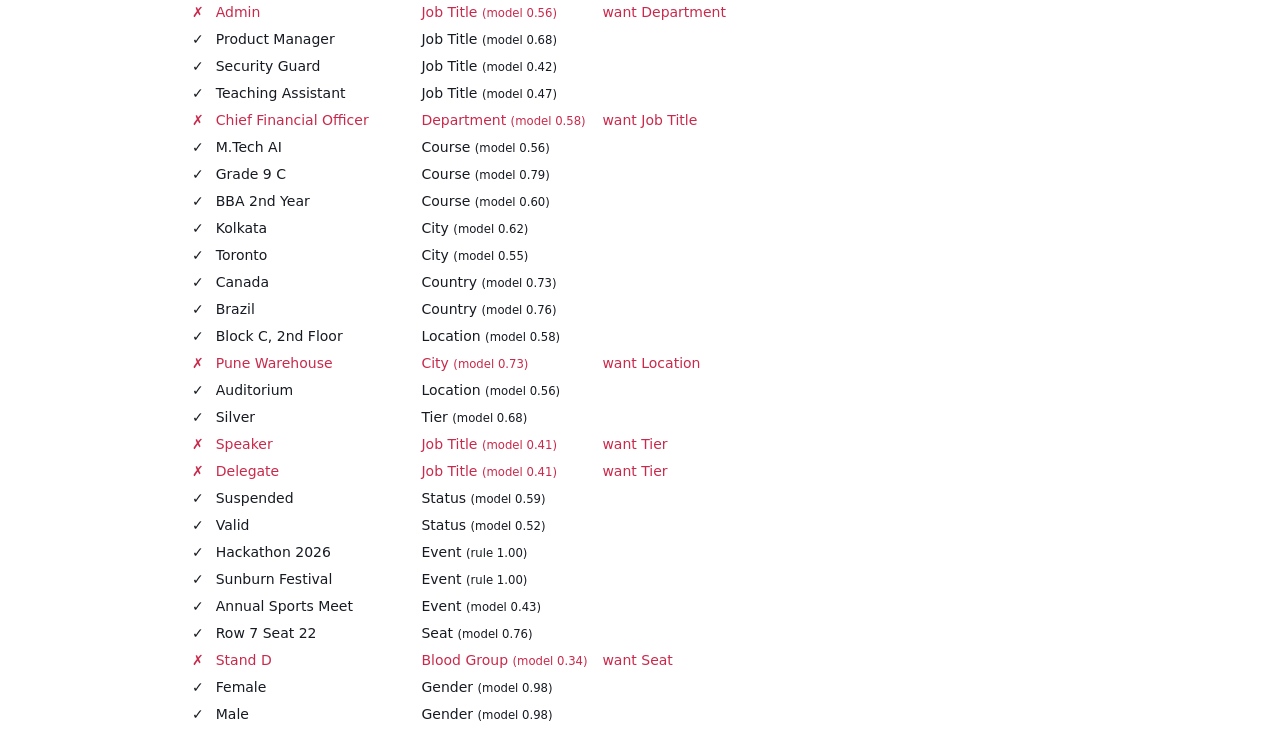
<file: eval.html>
<!doctype html>
<html lang="en">
<head><meta charset="utf-8"><meta name="viewport" content="width=device-width, initial-scale=1"><title>Labeler Eval</title>
<style>body{font:14px/1.5 system-ui,sans-serif;max-width:900px;margin:0 auto;padding:16px;background:#fff;color:#161a22}
@media (prefers-color-scheme:dark){body{background:#0e1015;color:#e7e9ee}} td{padding:2px 10px 2px 0} .x{color:#c92a4b}</style></head>
<body>
<h1>Field-naming accuracy</h1>
<p>Each value is labelled on its own (no help from other fields). Set A was used for tuning; set B is held out.</p>
<div id="out">Running…</div>
<script type="module">
import { load, suggest } from './assets/labeler.js';
import { SET_A, SET_B } from './eval_sets.js';
const t0 = performance.now(); await load('./'); const loadMs = performance.now() - t0;
let html = `<p>Model load: ${Math.round(loadMs)} ms</p>`;
window.results = { loadMs };
for (const [name, set] of [['A (tuning)', SET_A], ['B (held out)', SET_B]]) {
  const t1 = performance.now(); let right = 0, byRule = 0, ruleRight = 0; const rows = [];
  for (const [value, want] of set) {
    const [s] = await suggest([{ key: '', value }], false);
    const ok = s?.label === want; right += ok;
    if (s?.how === 'rule') { byRule++; ruleRight += ok; }
    rows.push(`<tr class="${ok ? '' : 'x'}"><td>${ok ? '✓' : '✗'}</td><td>${value}</td><td>${s?.label ?? '—'} <small>(${s?.how ?? ''} ${s ? s.score.toFixed(2) : ''})</small></td><td>${ok ? '' : 'want ' + want}</td></tr>`);
  }
  const ms = (performance.now() - t1) / set.length;
  window.results[name] = { right, n: set.length, byRule, ruleRight, msPerField: ms };
  html += `<h2>Set ${name}: ${right}/${set.length} = ${Math.round(100 * right / set.length)}%</h2>
    <p>${byRule} decided by rules (${ruleRight} correct), ${set.length - byRule} by the model (${right - ruleRight} correct) · ${ms.toFixed(1)} ms/field</p><table>${rows.join('')}</table>`;
}
document.getElementById('out').innerHTML = html;
</script>
</body>
</html>
</file>
<file: assets/style.css>
:root {
    --bg: #f4f5f7; --surface: #fff; --surface-2: #f8f9fb; --border: #e2e5ea; --text: #161a22; --muted: #687080;
    --accent: #3b5bdb; --accent-weak: #edf1ff; --accent-text: #fff; --danger: #c92a4b; --danger-weak: #fff0f3; --ok: #2b8a3e; --ok-weak: #ebfbee;
    --warn: #b35c00; --warn-weak: #fff4e6;
    --radius: 12px; --shadow: 0 1px 2px rgba(16,24,40,.04), 0 4px 16px rgba(16,24,40,.05);
    --mono: ui-monospace, SFMono-Regular, Menlo, monospace;
  }
  @media (prefers-color-scheme: dark) { :root:not([data-theme="light"]) {
    --bg: #0e1015; --surface: #161920; --surface-2: #1c2029; --border: #2a2f3a; --text: #e7e9ee; --muted: #9aa3b2;
    --accent: #7d93ff; --accent-weak: #1f2644; --accent-text: #0e1015; --danger: #ff6b8a; --danger-weak: #3a1620; --ok: #69db7c; --ok-weak: #13301b;
    --warn: #ffa94d; --warn-weak: #3a2610; --shadow: none;
  } }
  * { box-sizing: border-box; }
  body { margin: 0; background: var(--bg); color: var(--text); font: 14.5px/1.5 system-ui, -apple-system, "Segoe UI", sans-serif; }
  .wrap { max-width: 1180px; margin: 0 auto; padding: 20px 16px 48px; }
  a { color: var(--accent); }
  header.site { display: flex; align-items: center; justify-content: space-between; gap: 12px; margin-bottom: 8px; }
  .brand { display: inline-flex; align-items: center; gap: 10px; font-weight: 700; font-size: 17px; color: var(--text); text-decoration: none; }
  header.site nav a { color: var(--muted); text-decoration: none; font-weight: 600; font-size: 14px; }
  header.site nav a:hover { color: var(--accent); }
  .hero { text-align: center; padding: 22px 0 24px; }
  .hero h1 { font-size: clamp(26px, 4vw, 36px); line-height: 1.15; margin: 0 0 8px; letter-spacing: -.02em; }
  .hero p { margin: 0 auto 12px; color: var(--muted); font-size: 16px; max-width: 640px; }
  .pill { display: inline-block; font-size: 12.5px; color: var(--ok); border: 1px solid currentColor; border-radius: 999px; padding: 3px 10px; }
  .grid { display: grid; grid-template-columns: minmax(0, 1fr) 340px; gap: 16px; align-items: start; }
  .grid > main { display: flex; flex-direction: column; min-width: 0; } /* cards are ordered per tool via style.order */
  body.no-output .grid { grid-template-columns: minmax(0, 1fr); max-width: 820px; margin: 0 auto; }
  @media (max-width: 860px) { .grid { grid-template-columns: 1fr; } .grid > main { display: contents; } .grid > aside { position: static; } }
  .card { background: var(--surface); border: 1px solid var(--border); border-radius: var(--radius); box-shadow: var(--shadow); padding: 18px; margin-bottom: 16px; }
  .card h2 { display: flex; align-items: center; gap: 10px; flex-wrap: wrap; font-size: 15px; margin: 0 0 14px; }
  .step { display: inline-grid; place-items: center; width: 22px; height: 22px; border-radius: 50%; background: var(--accent-weak); color: var(--accent); font-size: 12px; font-weight: 700; }
  .sticky { position: sticky; top: 16px; }
  .muted { color: var(--muted); font-size: 13px; }
  .err { color: var(--danger); } .warn { color: var(--warn); }
  input, select, textarea, button { font: inherit; color: inherit; }
  input:not([type]), input[type=text], input[type=number], select, textarea {
    background: var(--surface-2); border: 1px solid var(--border); border-radius: 8px; padding: 7px 10px; min-width: 0; }
  input:focus-visible, select:focus-visible, textarea:focus-visible, button:focus-visible, summary:focus-visible { outline: 2px solid var(--accent); outline-offset: 1px; }
  textarea { width: 100%; resize: vertical; }
  button { border: 1px solid var(--border); background: var(--surface); border-radius: 8px; padding: 7px 14px; cursor: pointer; }
  button:hover { border-color: var(--accent); }
  button.primary { background: var(--accent); border-color: var(--accent); color: var(--accent-text); font-weight: 600; }
  button.ghost { border-color: transparent; background: none; color: var(--muted); padding: 4px 8px; }
  button.link { border: 0; background: none; padding: 0; color: var(--accent); font-weight: 600; }
  button:disabled { opacity: .5; cursor: default; }
  .tabs { display: inline-flex; border: 1px solid var(--border); border-radius: 9px; padding: 2px; margin-bottom: 12px; }
  .tabs button { border: 0; padding: 5px 14px; border-radius: 7px; }
  .tabs button[aria-selected="true"] { background: var(--accent-weak); color: var(--accent); font-weight: 600; }

  /* 1. Open */
  #drop { border: 1.5px dashed var(--border); border-radius: var(--radius); padding: 26px 16px; text-align: center; cursor: pointer; background: var(--surface-2); transition: .15s; }
  #drop:hover, #drop.over { border-color: var(--accent); background: var(--accent-weak); }
  #drop strong { display: block; font-size: 15px; }
  .cam { position: relative; border-radius: var(--radius); overflow: hidden; background: #000; aspect-ratio: 4 / 3; max-height: 360px; margin: 0 auto; }
  .cam video { width: 100%; height: 100%; object-fit: cover; display: block; }
  .cam-frame { position: absolute; inset: 18%; border: 3px solid rgba(255,255,255,.85); border-radius: 16px; box-shadow: 0 0 0 999px rgba(0,0,0,.35); animation: pulse 1.6s ease-in-out infinite; }
  @keyframes pulse { 50% { border-color: var(--accent); } }
  @media (prefers-reduced-motion: reduce) { .cam-frame { animation: none; } }
  .cam-bar { display: flex; gap: 10px; align-items: center; justify-content: space-between; margin-top: 10px; flex-wrap: wrap; }
  .examples { display: flex; flex-wrap: wrap; gap: 6px; align-items: center; margin-top: 12px; }
  .chip { font-size: 12.5px; padding: 3px 10px; border-radius: 999px; }
  .src { display: flex; gap: 14px; align-items: center; margin-top: 14px; }
  .src img { width: 84px; height: 84px; object-fit: contain; border-radius: 8px; border: 1px solid var(--border); background: #fff; }
  .table-wrap { overflow-x: auto; border: 1px solid var(--border); border-radius: 10px; }
  table { border-collapse: collapse; width: 100%; font-size: 13px; }
  th, td { text-align: left; padding: 7px 10px; border-bottom: 1px solid var(--border); vertical-align: top; }
  th { background: var(--surface-2); font-weight: 600; color: var(--muted); }
  tr:last-child td { border-bottom: 0; }
  td.content { font-family: var(--mono); font-size: 12px; max-width: 360px; overflow-wrap: anywhere; }

  /* 2. Inside */
  .badge { font-size: 12px; font-weight: 600; padding: 3px 10px; border-radius: 999px; background: var(--accent-weak); color: var(--accent); }
  .insight { display: grid; grid-template-columns: auto 1fr; gap: 4px 12px; padding: 12px 14px; border-radius: 10px; border: 1px solid var(--border); background: var(--surface-2); margin-bottom: 14px; }
  .insight.is-warn { border-color: var(--warn); background: var(--warn-weak); }
  .insight.is-danger { border-color: var(--danger); background: var(--danger-weak); }
  .ins-icon { grid-row: span 2; font-size: 20px; line-height: 1; width: 36px; height: 36px; display: grid; place-items: center; border-radius: 10px; background: var(--surface); border: 1px solid var(--border); }
  .ins-head { font-size: 15px; align-self: center; overflow-wrap: anywhere; }
  .flags { list-style: none; margin: 4px 0 0; padding: 0; display: grid; gap: 4px; font-size: 13px; }
  .flag { display: flex; gap: 8px; align-items: baseline; overflow-wrap: anywhere; }
  .flag.danger { color: var(--danger); } .flag.warn { color: var(--warn); } .flag.ok { color: var(--ok); } .flag.info { color: var(--muted); }
  .kv { display: grid; grid-template-columns: 180px minmax(0, 1fr) auto; gap: 8px; align-items: start; padding: 8px; border-radius: 10px; border: 1px solid transparent; }
  .kv + .kv { margin-top: 2px; }
  .kv.is-id { border-color: var(--accent); background: var(--accent-weak); }
  .kv.is-changed .kv-value { border-color: var(--warn); }
  .kv-label { font-weight: 600; width: 100%; background: transparent !important; border-color: transparent !important; padding-left: 4px !important; }
  .kv-label:hover, .kv-label:focus { border-color: var(--border) !important; }
  .kv > div:first-child { display: grid; grid-template-columns: minmax(0, 1fr) auto; align-items: center; }
  .kv-key { grid-column: 1 / -1; display: block; font: 11.5px var(--mono); color: var(--muted); padding: 0 4px; border: 0; background: none; width: 100%; }
  .kv-value { width: 100%; }
  .kv-actions { display: flex; gap: 2px; }
  .id-toggle[aria-pressed="true"] { color: var(--accent); font-weight: 700; }
  .ai-mark { color: var(--accent); font-size: 11px; margin-left: 4px; cursor: help; }
  .ai-mark.unsure { color: var(--warn); font-weight: 700; }
  @media (max-width: 560px) { .kv { grid-template-columns: 1fr auto; } .kv > :nth-child(2) { grid-column: 1 / -1; grid-row: 2; } }
  .changes { margin-top: 12px; padding: 10px 12px; border-radius: 10px; background: var(--warn-weak); border: 1px solid var(--warn); font-size: 13px; }
  .changes-top { display: flex; gap: 10px; align-items: center; justify-content: space-between; flex-wrap: wrap; }
  .changes ul { margin: 8px 0 0; padding-left: 18px; }
  .changes del { color: var(--danger); } .changes ins { color: var(--ok); text-decoration: none; font-weight: 600; }
  .ai { display: flex; gap: 10px; align-items: center; flex-wrap: wrap; margin-top: 12px; }
  .ai p { margin: 0; flex: 1 1 220px; }
  details summary { cursor: pointer; color: var(--muted); font-size: 13px; margin-top: 14px; }
  #raw { font: 13px var(--mono); margin-top: 8px; }

  /* 3. New code */
  .preview { position: relative; display: grid; place-items: center; background: var(--surface-2); border-radius: 10px; padding: 14px; }
  .preview canvas { max-width: 100%; max-height: 280px; image-rendering: pixelated; }
  .verify { display: flex; gap: 8px; align-items: center; font-size: 13px; font-weight: 600; padding: 7px 10px; border-radius: 8px; margin: 10px 0 4px; }
  .verify.ok { background: var(--ok-weak); color: var(--ok); } .verify.bad { background: var(--danger-weak); color: var(--danger); }
  .controls { display: grid; grid-template-columns: 1fr 1fr; gap: 10px; margin-top: 10px; }
  .controls label, .field { display: grid; gap: 4px; font-size: 12.5px; color: var(--muted); }
  .controls input, .controls select { width: 100%; }
  .controls .full { grid-column: 1 / -1; }
  input[type=color] { width: 100%; height: 34px; border: 1px solid var(--border); border-radius: 8px; background: var(--surface-2); padding: 3px; }
  .controls label.check { display: flex; align-items: center; gap: 8px; color: var(--text); }
  .controls .check input { width: auto; margin: 0; }
  .logo-row { display: flex; gap: 8px; align-items: center; }
  .logo-row img { width: 34px; height: 34px; object-fit: contain; border: 1px solid var(--border); border-radius: 6px; background: #fff; }
  .actions { display: flex; gap: 8px; margin-top: 12px; flex-wrap: wrap; }
  .actions button { flex: 1 1 auto; }
  .aside-details summary { margin-top: 12px; font-weight: 600; color: var(--text); }

  /* 4. Series */
  .row { display: flex; gap: 12px; flex-wrap: wrap; align-items: end; }
  #batchGrid { display: grid; grid-template-columns: repeat(auto-fill, minmax(120px, 1fr)); gap: 10px; margin-top: 14px; }
  #batchGrid figure { margin: 0; padding: 8px; border: 1px solid var(--border); border-radius: 10px; text-align: center; font-size: 11.5px; word-break: break-all; }
  #batchGrid canvas { width: 100%; image-rendering: pixelated; }

  #toast { position: fixed; left: 50%; bottom: 24px; transform: translate(-50%, 20px); opacity: 0; pointer-events: none; transition: .2s;
    background: var(--text); color: var(--bg); padding: 9px 16px; border-radius: 999px; font-size: 13.5px; font-weight: 600; z-index: 10; max-width: calc(100% - 32px); }
  #toast.show { opacity: 1; transform: translate(-50%, 0); }
  #printSheet { display: none; }
  @media print {
    @page { margin: 10mm; }
    body { background: #fff; }
    body > :not(#printSheet) { display: none !important; }
    #printSheet { display: grid; grid-template-columns: repeat(auto-fill, var(--label, 40mm)); gap: 6mm; color: #000; }
    #printSheet figure { margin: 0; width: var(--label, 40mm); text-align: center; break-inside: avoid; font: 9pt system-ui, sans-serif; }
    #printSheet img { width: 100%; display: block; image-rendering: pixelated; }
    #printSheet b, #printSheet span { display: block; overflow-wrap: anywhere; }
  }
  [hidden] { display: none !important; }

/* Page content: how-to, FAQ, tool grid, footer */
.content { max-width: 820px; margin: 40px auto 0; }
.content h2 { font-size: 22px; margin: 36px 0 14px; letter-spacing: -.01em; }
.howto { list-style: none; padding: 0; margin: 0; display: grid; grid-template-columns: repeat(auto-fit, minmax(200px, 1fr)); gap: 12px; counter-reset: s; }
.howto li { counter-increment: s; background: var(--surface); border: 1px solid var(--border); border-radius: var(--radius); padding: 14px 16px; }
.howto li::before { content: counter(s); display: inline-grid; place-items: center; width: 24px; height: 24px; border-radius: 50%; background: var(--accent-weak); color: var(--accent); font-weight: 700; font-size: 13px; margin-bottom: 6px; }
.howto b { display: block; margin-bottom: 2px; }
.howto span { color: var(--muted); font-size: 13.5px; }
.faq details { background: var(--surface); border: 1px solid var(--border); border-radius: 10px; padding: 12px 16px; margin-bottom: 8px; }
.faq summary { margin: 0; color: var(--text); font-weight: 600; font-size: 15px; }
.faq details p { margin: 8px 0 0; color: var(--muted); }
.tools-grid { display: grid; grid-template-columns: repeat(auto-fill, minmax(220px, 1fr)); gap: 12px; }
.tool-card { display: block; text-decoration: none; color: var(--text); background: var(--surface); border: 1px solid var(--border); border-radius: var(--radius); padding: 16px; box-shadow: var(--shadow); transition: .15s; }
.tool-card:hover { border-color: var(--accent); transform: translateY(-2px); }
.tool-card[aria-current="page"] { border-color: var(--accent); background: var(--accent-weak); }
.tool-card .ic { font-size: 22px; line-height: 1; width: 40px; height: 40px; display: grid; place-items: center; border-radius: 10px; background: var(--accent-weak); margin-bottom: 10px; }
.tool-card b { display: block; font-size: 15px; }
.tool-card span { color: var(--muted); font-size: 13px; }
.tool-card .new { font-size: 11px; font-weight: 700; color: var(--ok); margin-left: 6px; }
.why { display: grid; grid-template-columns: repeat(auto-fit, minmax(200px, 1fr)); gap: 12px; }
.why div { padding: 4px 2px; } .why b { display: block; } .why span { color: var(--muted); font-size: 13.5px; }
footer.site { max-width: 1180px; margin: 48px auto 0; padding: 24px 16px 40px; border-top: 1px solid var(--border); color: var(--muted); font-size: 13px; display: flex; flex-wrap: wrap; gap: 8px 20px; justify-content: space-between; }
footer.site nav { display: flex; flex-wrap: wrap; gap: 6px 16px; }
footer.site a { color: var(--muted); text-decoration: none; } footer.site a:hover { color: var(--accent); }
/* Read-only tools (safety checker): show what's inside, hide editing controls */
body.read-only .kv-actions, body.read-only #addField, body.read-only #idHint, body.read-only .kv-key { display: none !important; }
body.read-only .kv.is-id { border-color: transparent; background: none; }
</file>
